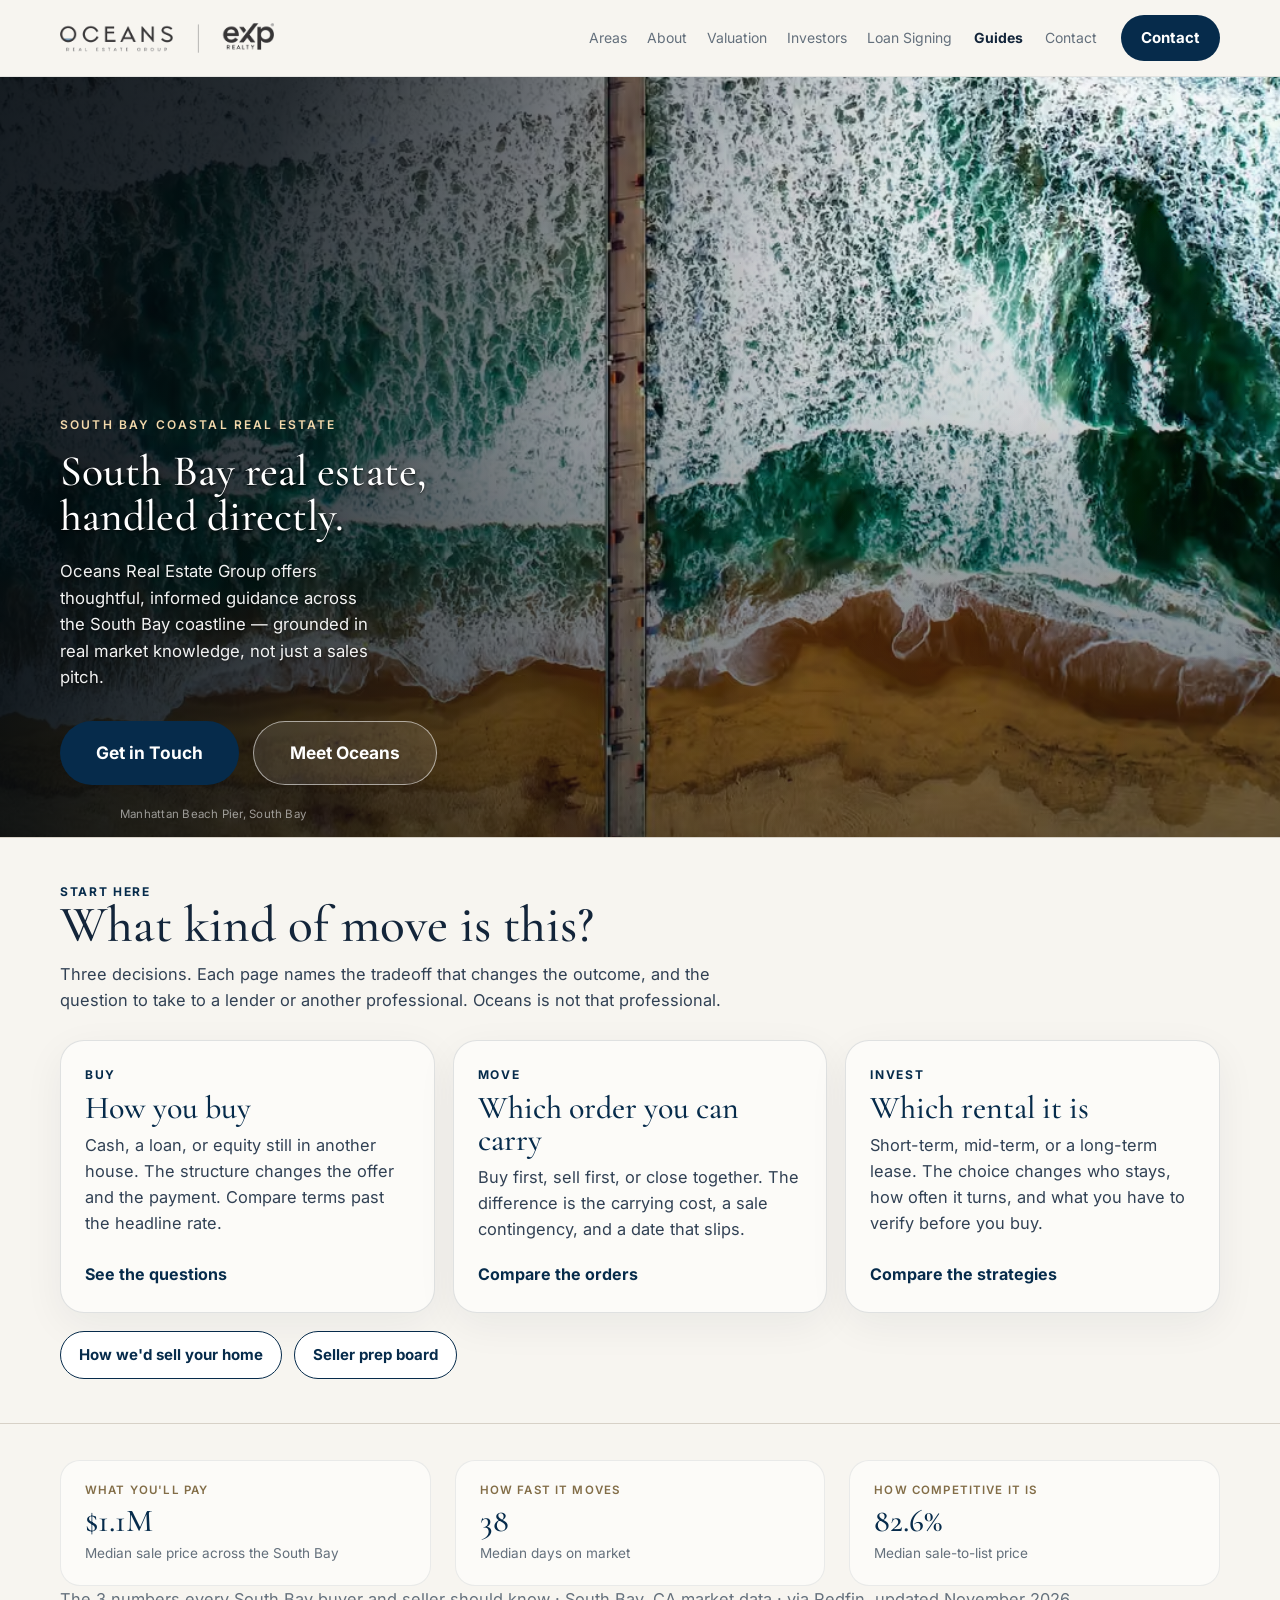
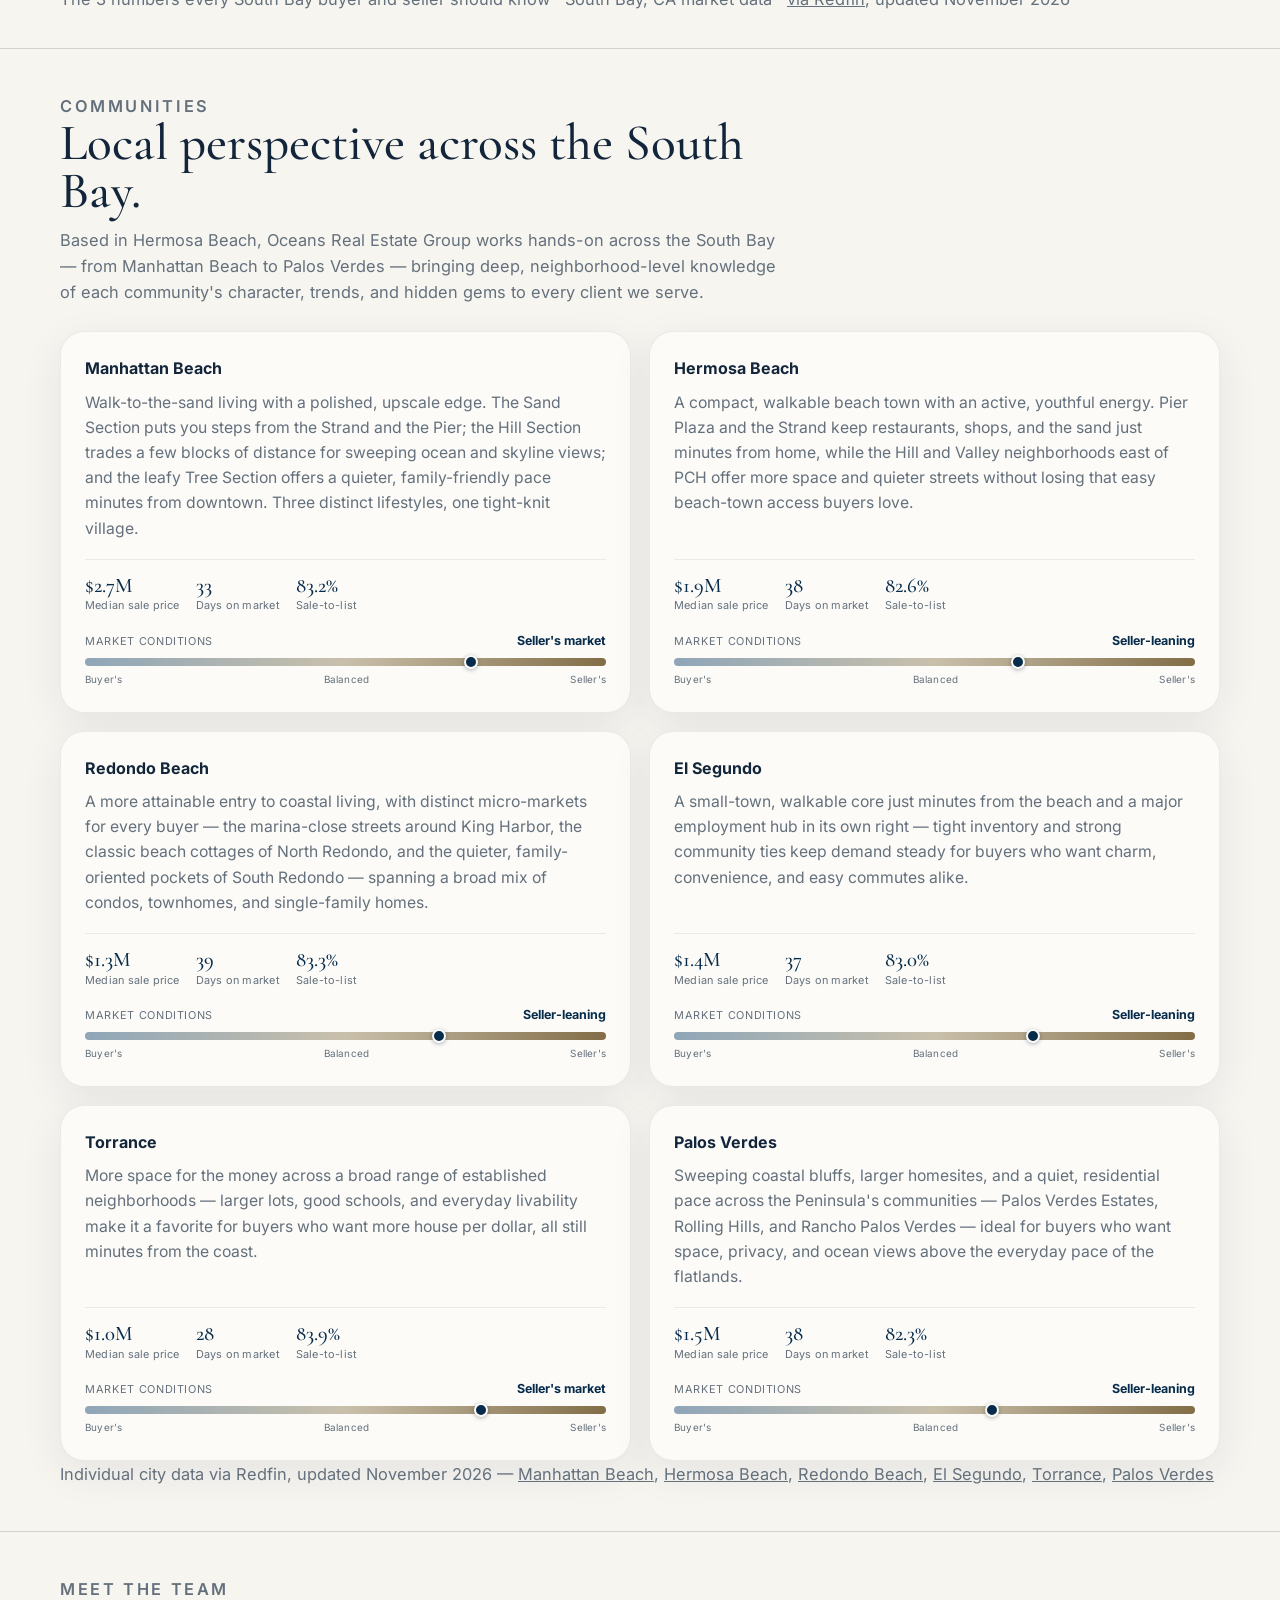
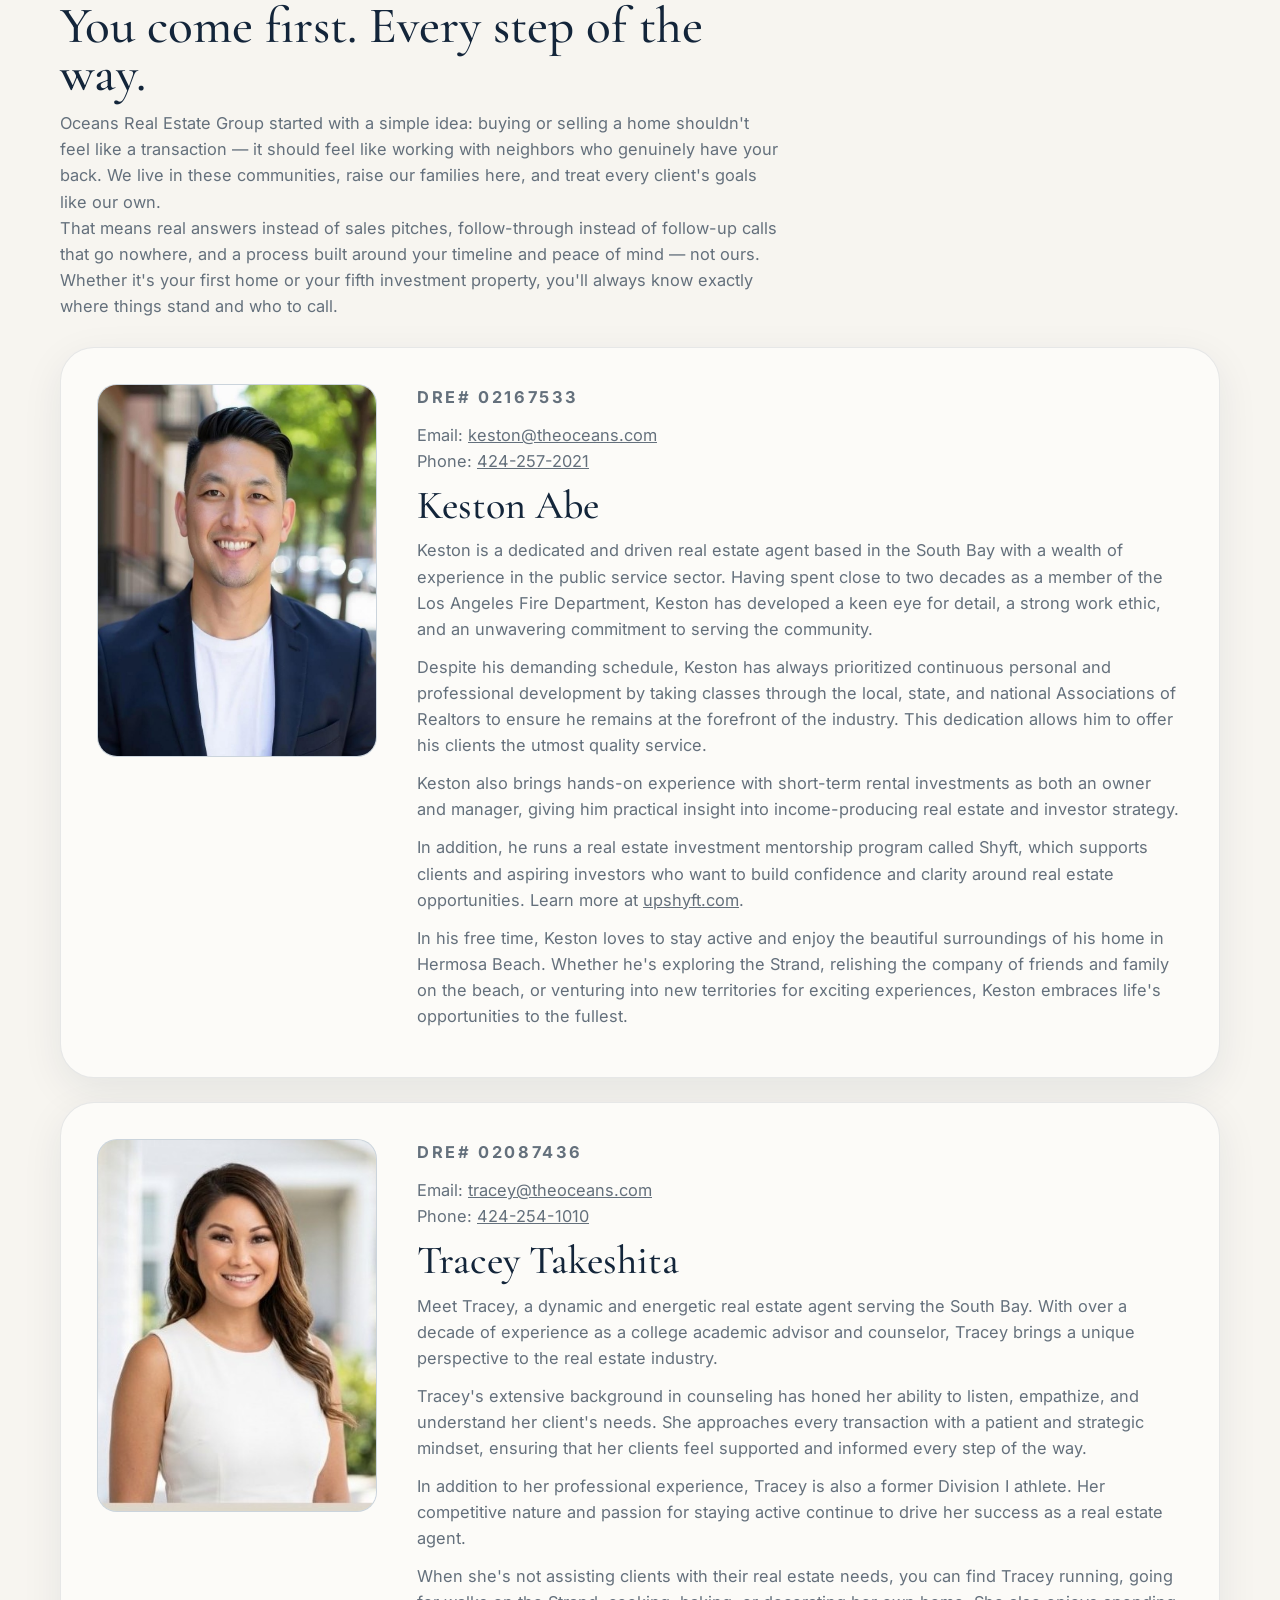
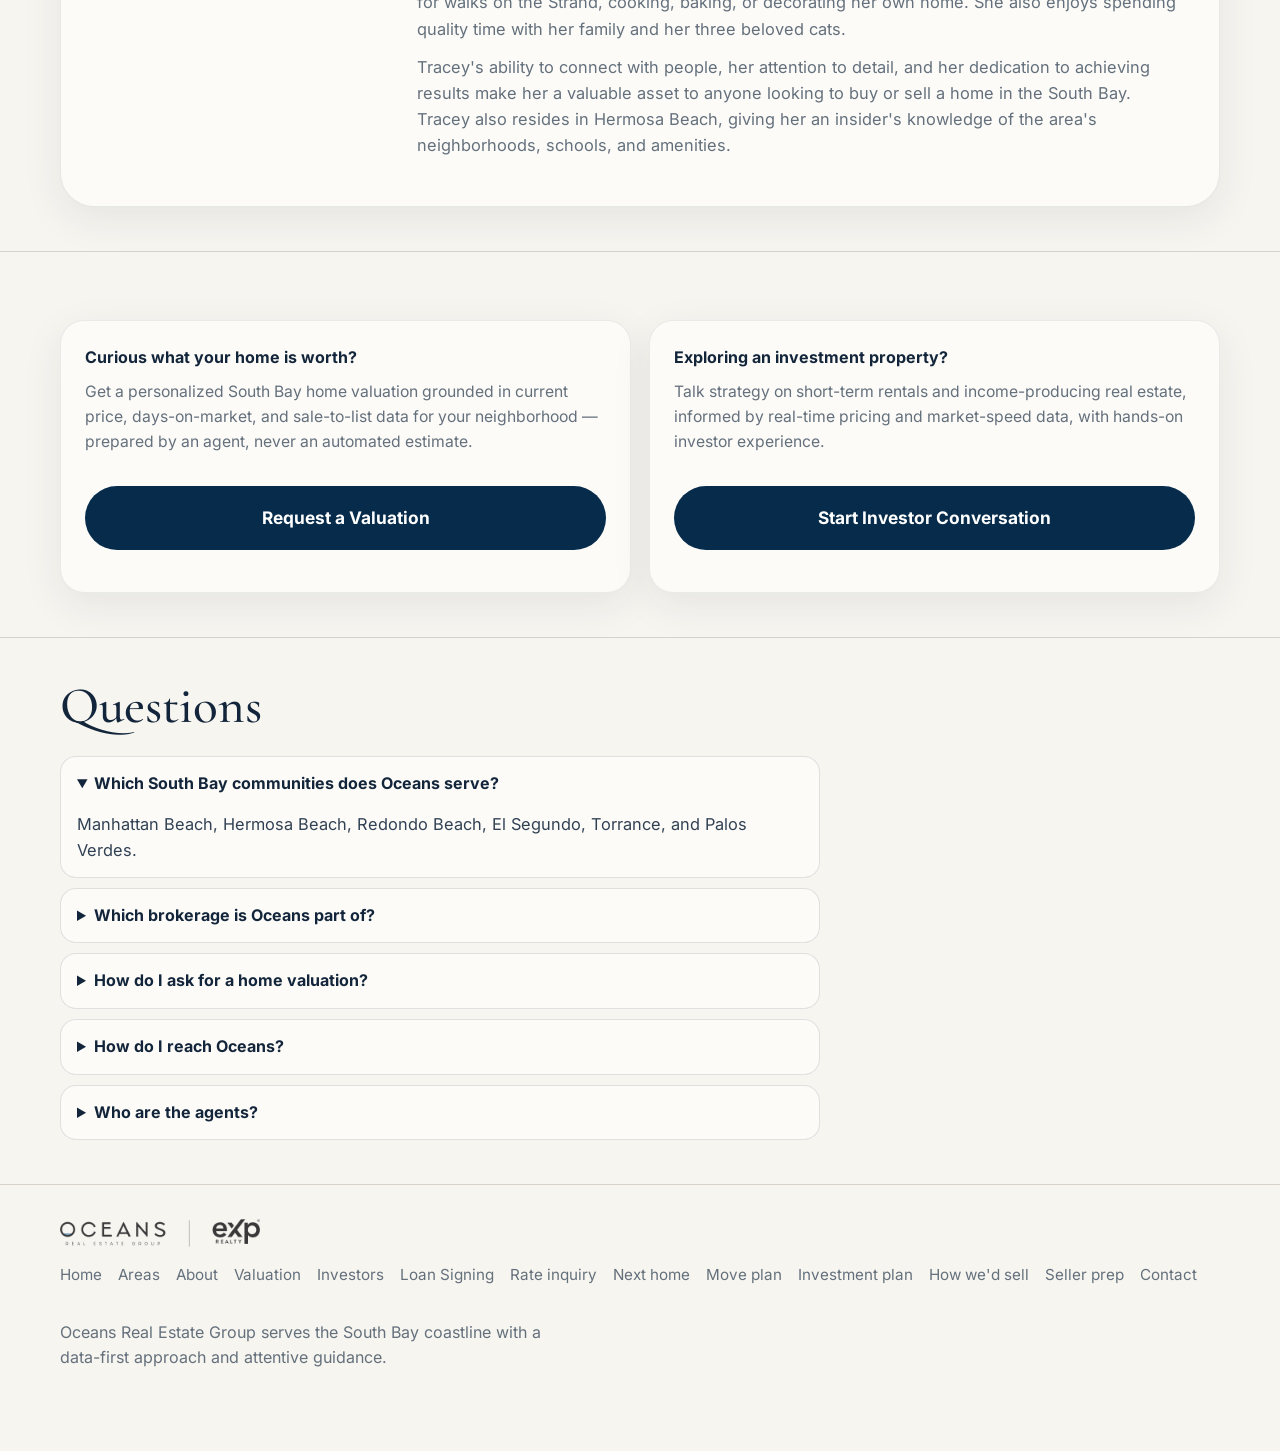
<file: index.html>
<!doctype html>
<html lang="en" data-theme="light">
<head>
<meta charset="utf-8">
<meta name="viewport" content="width=device-width, initial-scale=1">
<title>South Bay Real Estate Agents | Oceans Real Estate Group</title>
<meta name="description" content="Oceans Real Estate Group helps buyers and sellers in Manhattan Beach, Hermosa Beach, Redondo Beach, El Segundo, Torrance and Palos Verdes. Request a home valuation.">
<link rel="canonical" href="https://www.theoceans.com/">
<meta property="og:type" content="website">
<meta property="og:site_name" content="Oceans Real Estate Group">
<meta property="og:title" content="South Bay Real Estate Agents | Oceans Real Estate Group">
<meta property="og:description" content="Oceans Real Estate Group helps buyers and sellers in Manhattan Beach, Hermosa Beach, Redondo Beach, El Segundo, Torrance and Palos Verdes. Request a home valuation.">
<meta property="og:url" content="https://www.theoceans.com/">
<meta property="og:image" content="https://www.theoceans.com/images/og-oceans.jpg">
<meta property="og:image:width" content="1200">
<meta property="og:image:height" content="630">
<meta property="og:image:alt" content="Oceans Real Estate Group">
<meta name="twitter:card" content="summary_large_image">
<meta name="twitter:title" content="South Bay Real Estate Agents | Oceans Real Estate Group">
<meta name="twitter:description" content="Oceans Real Estate Group helps buyers and sellers in Manhattan Beach, Hermosa Beach, Redondo Beach, El Segundo, Torrance and Palos Verdes. Request a home valuation.">
<meta name="twitter:image" content="https://www.theoceans.com/images/og-oceans.jpg">
<link rel="icon" href="/favicon.ico" sizes="any">
<link rel="icon" type="image/png" sizes="32x32" href="/images/favicon-32.png">
<link rel="icon" type="image/png" sizes="16x16" href="/images/favicon-16.png">
<link rel="apple-touch-icon" sizes="180x180" href="/images/apple-touch-icon.png">
<link rel="preload" href="/fonts/cormorant-garamond.woff2" as="font" type="font/woff2" crossorigin>
<link rel="preload" as="image" href="/images/hero-manhattan-pier-800.avif" type="image/avif" media="(max-width: 760px)" fetchpriority="high">
<link rel="preload" as="image" href="/images/hero-manhattan-pier-1400.avif" type="image/avif" media="(min-width: 761px)" fetchpriority="high">
<link rel="stylesheet" href="/styles/fonts.css">
<style>
:root{--bg:#f7f5f0;--surface:#fcfbf8;--surface-2:#f1ede6;--line:#d7d1c7;--text:#13253a;--muted:#64707c;--accent:#062b4b;--gold:#826d47;--radius-lg:28px;--radius-xl:36px;--shadow:0 12px 40px rgba(19,37,58,.08);--content:1160px}
*,:before,:after{box-sizing:border-box}html,body{margin:0;padding:0}body{font-family:Inter,system-ui,sans-serif;background:var(--bg);color:var(--text);line-height:1.6}img{display:block;max-width:100%;height:auto}a{color:inherit}
.container{width:min(var(--content),calc(100vw - 32px));margin:0 auto}
.skip{position:absolute;left:-9999px}.skip:focus{left:16px;top:16px;background:#fff;padding:10px 14px;border-radius:999px;z-index:999}
.site-header{position:sticky;top:0;z-index:30;background:rgba(247,245,240,.92);backdrop-filter:blur(14px);border-bottom:1px solid rgba(19,37,58,.08)}
.header-inner{min-height:76px;display:flex;align-items:center;justify-content:space-between;gap:24px}
.brand{display:flex;align-items:center;min-width:0;flex:1}
.brand-mark{width:min(620px,94vw);height:30px;background-size:auto 30px;background:url('/images/brand-logo.png') left center/contain no-repeat}
.header-links{display:flex;gap:20px;align-items:center;color:var(--muted);font-size:14px}
.header-links a{text-decoration:none}
.header-cta{display:inline-flex;align-items:center;justify-content:center;min-height:46px;padding:0 20px;border-radius:999px;background:var(--accent);color:#fff;text-decoration:none;font-weight:700;font-size:15px;white-space:nowrap}
.eyebrow{margin:0 0 14px;color:var(--gold);text-transform:uppercase;letter-spacing:.18em;font-size:12px;font-weight:600}
h1{margin:0 0 18px;font-family:'Cormorant Garamond',serif;font-weight:500;font-size:clamp(3.4rem,6vw,6.6rem);line-height:.94;letter-spacing:-.035em;max-width:9.2ch}
.lede{margin:0 0 30px;color:var(--muted);font-size:clamp(1.02rem,1.3vw,1.2rem);max-width:34ch}
.cta-row{display:flex;gap:14px;flex-wrap:wrap}.btn{display:inline-flex;align-items:center;justify-content:center;min-height:64px;padding:0 36px;border-radius:999px;text-decoration:none;font-weight:700;font-size:1.08rem}.btn-primary{background:var(--accent);color:#fff}.btn-secondary{background:var(--accent);color:#fff;border:1px solid var(--accent)}
.hero{position:relative;overflow:hidden;padding:0;min-height:min(86vh,760px);display:flex;flex-direction:column;justify-content:flex-end;isolation:isolate}
.hero-media{position:absolute;inset:0;z-index:0}
.hero-media img{width:100%;height:100%;object-fit:cover;object-position:center center;transform:scale(1.03)}
.hero-media::after{content:"";position:absolute;inset:0;background:linear-gradient(115deg,rgba(2,9,15,.92) 0%,rgba(2,9,15,.86) 18%,rgba(3,11,18,.62) 32%,rgba(3,12,19,.30) 46%,rgba(4,14,22,.08) 58%,rgba(4,14,22,.02) 70%,rgba(4,14,22,0) 100%),linear-gradient(180deg,rgba(4,14,22,0) 0%,rgba(4,14,22,.03) 25%,rgba(3,12,19,.16) 45%,rgba(2,10,17,.38) 62%,rgba(1,8,13,.58) 100%)}
.hero-inner{position:relative;z-index:2;padding:0 0 52px;display:flex;flex-direction:column;justify-content:flex-end;min-height:min(86vh,760px)}
.hero-copy{max-width:600px;opacity:0;transform:translateY(18px);animation:heroRise .9s cubic-bezier(.16,1,.3,1) .1s forwards}
.hero-copy .eyebrow{opacity:0;transform:translateY(12px);animation:heroRise .8s cubic-bezier(.16,1,.3,1) .05s forwards;color:#f3d9ac}
.hero-copy h1{opacity:0;transform:translateY(16px);animation:heroRise .9s cubic-bezier(.16,1,.3,1) .18s forwards;color:#fff;text-shadow:0 2px 4px rgba(0,0,0,.65),0 8px 28px rgba(0,0,0,.55),0 1px 0 rgba(0,0,0,.4);font-size:clamp(2.1rem,3.4vw,3.5rem);line-height:1.05;max-width:22ch;letter-spacing:.002em}
.hero-copy .lede{opacity:0;transform:translateY(14px);animation:heroRise .9s cubic-bezier(.16,1,.3,1) .3s forwards;color:rgba(255,255,255,.94);text-shadow:0 1px 3px rgba(0,0,0,.6),0 4px 16px rgba(0,0,0,.45);max-width:32ch}
.hero-copy .cta-row{opacity:0;transform:translateY(14px);animation:heroRise .9s cubic-bezier(.16,1,.3,1) .42s forwards}
.hero-copy .btn-secondary{background:rgba(255,255,255,.1);color:#fff;border:1px solid rgba(255,255,255,.55);backdrop-filter:blur(6px)}
@keyframes heroRise{to{opacity:1;transform:translateY(0)}}
@media (prefers-reduced-motion:reduce){.hero-copy,.hero-copy .eyebrow,.hero-copy h1,.hero-copy .lede,.hero-copy .cta-row{animation:none;opacity:1;transform:none}}
.hero-credit{position:absolute;right:0;bottom:14px;z-index:2;font-size:.72rem;color:rgba(255,255,255,.55);letter-spacing:.02em}
@media (max-width:900px){.hero{min-height:92vh}.hero-inner{min-height:92vh;padding:0 0 40px}.hero-copy h1{font-size:clamp(2.4rem,9vw,3rem);max-width:16ch}.hero-copy .lede{font-size:.98rem;max-width:26ch}}
.section{padding:44px 0;border-top:1px solid var(--line)}
.section-intro{max-width:720px;margin-bottom:26px}.section-label{margin:0 0 10px;color:var(--gold);text-transform:uppercase;letter-spacing:.16em;font-size:12px;font-weight:600}
.section h2{margin:0 0 12px;font-family:'Cormorant Garamond',serif;font-size:clamp(2.4rem,4vw,3.8rem);line-height:.94;font-weight:500}.section p{margin:0;color:var(--muted);font-size:1.02rem}
select{width:100%;max-width:100%}
.cards{display:grid;grid-template-columns:repeat(3,minmax(0,1fr));gap:18px;margin-top:24px}.card{background:var(--surface);border:1px solid rgba(19,37,58,.08);border-radius:24px;padding:24px;box-shadow:var(--shadow);display:flex;flex-direction:column}.card h3{margin:0 0 8px;font-size:1rem}.card p{font-size:.98rem;margin:0 0 18px}
.card-stats{display:flex;gap:16px;margin-top:auto;padding-top:16px;border-top:1px solid rgba(19,37,58,.08);flex-wrap:wrap}
.card-stat{display:flex;flex-direction:column;gap:1px}
.card-stat b{font-family:'Cormorant Garamond',serif;font-weight:500;font-size:1.3rem;color:var(--accent);line-height:1}
.card-stat span{font-size:.68rem;color:var(--muted);letter-spacing:.02em}
.market-gauge{margin:16px 0 0}
.market-gauge-label{display:flex;justify-content:space-between;align-items:baseline;margin-bottom:7px}
.market-gauge-title{font-size:.68rem;text-transform:uppercase;letter-spacing:.06em;color:var(--muted)}
.market-gauge-value{font-size:.78rem;font-weight:700;color:var(--accent)}
.market-gauge-track{position:relative;height:8px;border-radius:999px;background:linear-gradient(90deg,#8fa6b8 0%,#c9c0ab 50%,var(--gold) 100%);overflow:visible}
.market-gauge-marker{position:absolute;top:50%;width:14px;height:14px;border-radius:50%;background:var(--accent);border:2px solid var(--surface);box-shadow:0 1px 4px rgba(19,37,58,.35);transform:translate(-50%,-50%);transition:left 1s cubic-bezier(.16,1,.3,1)}
.market-gauge-ticks{display:flex;justify-content:space-between;margin-top:6px;font-size:.62rem;color:var(--muted);letter-spacing:.02em}
.card-stats-source{margin:12px 0 0;font-size:.7rem;color:var(--muted)}
.card-stats-source a{color:var(--muted);text-decoration:underline}
@media (max-width:900px){.card-stat b{font-size:1.15rem}.card-stat span{font-size:.64rem}.card-stats{gap:12px}}
#priorities{padding:36px 0;border-top:1px solid var(--line)}
.priorities-grid{display:grid;grid-template-columns:repeat(3,minmax(0,1fr));gap:24px}
.priority{display:flex;flex-direction:column;gap:4px;padding:20px 24px;background:var(--surface);border:1px solid rgba(19,37,58,.08);border-radius:20px}
.priority-label{font-size:.72rem;letter-spacing:.1em;text-transform:uppercase;color:var(--gold);font-weight:600}
.priority .stat-count{font-family:'Cormorant Garamond',serif;font-weight:500;font-size:2rem;color:var(--accent);line-height:1;margin:2px 0}
.priority-desc{font-size:.85rem;color:var(--muted)}
@media (max-width:900px){.priorities-grid{grid-template-columns:1fr;gap:14px}.priority{padding:18px 20px}.priority .stat-count{font-size:1.7rem}}
.team-grid{display:flex;flex-direction:column;gap:24px;margin-top:28px}.team-member{display:grid;grid-template-columns:280px minmax(0,1fr);gap:40px;background:var(--surface);border:1px solid rgba(19,37,58,.09);border-radius:34px;box-shadow:var(--shadow);padding:36px}.team-photo{width:100%}.team-photo img{width:100%;aspect-ratio:3/4;object-fit:cover;object-position:center top;border-radius:20px;border:1px solid rgba(19,37,58,.08);background:#dbe3ea;display:block}.team-info{min-width:0;display:flex;flex-direction:column;justify-content:center}.team-contact{margin:0 0 12px;color:var(--muted);font-size:.98rem}.bio-kicker{margin:0 0 10px;font-size:12px;letter-spacing:.16em;text-transform:uppercase;color:var(--gold);font-weight:700}.team-card-name{margin:0 0 12px!important;font-family:'Cormorant Garamond',serif!important;font-size:40px!important;line-height:.98!important;font-weight:500!important}.team-info p{margin:0 0 12px;color:var(--muted);font-size:1.02rem;max-width:78ch}
.footer{padding:34px 0 64px;border-top:1px solid var(--line)}
.footer-inner{display:flex;flex-direction:column;gap:16px;align-items:flex-start}
.footer-brand{width:min(320px,60vw);height:28px;background:url('/images/brand-logo.png') left center/contain no-repeat;opacity:.98}
.footer-copy{max-width:52ch;color:var(--muted);font-size:1rem}
.contact-grid{display:grid;grid-template-columns:minmax(0,1.05fr) minmax(320px,.85fr);gap:36px;align-items:start}
.contact-aside{background:var(--surface-2);border:1px solid rgba(19,37,58,.08);border-radius:24px;padding:28px;box-shadow:var(--shadow)}
.contact-aside h3{margin:0 0 14px;font-family:'Cormorant Garamond',serif;font-size:1.7rem;font-weight:500}
.contact-aside ul{margin:0;padding:0;list-style:none;display:grid;gap:14px}
.contact-aside li{display:flex;gap:12px;align-items:flex-start;color:var(--muted);font-size:.98rem}
.contact-aside li b{color:var(--text);display:block;font-size:.95rem;margin-bottom:2px}
.contact-aside .aside-divider{margin:18px 0;border-top:1px solid rgba(19,37,58,.1)}
@media (max-width:900px){.contact-grid{grid-template-columns:1fr}}
@media (max-width:900px){.header-inner{min-height:66px}.header-links{display:none}.brand-mark{width:min(620px,94vw);height:26px;background-size:auto 26px}.cards,.team-member{grid-template-columns:1fr}.hero-copy{max-width:none}.eyebrow{margin-bottom:12px;font-size:11px}.hero-copy h1{font-size:clamp(2.15rem,8.4vw,3rem);line-height:1.02;max-width:18ch;letter-spacing:-.02em;text-wrap:balance}.lede{font-size:1rem;max-width:24ch}.cta-row{gap:12px}.btn{min-height:54px;padding:0 24px}.team-member{padding:22px;gap:18px}.team-photo img{aspect-ratio:4/3;max-width:220px;margin:0 auto}.team-card-name{font-size:34px!important}.footer-brand{width:min(280px,72vw);height:24px}form div[style*="grid-template-columns:repeat(2,minmax(0,1fr))"],form div[style*="grid-template-columns:repeat(3,minmax(0,1fr))"]{grid-template-columns:1fr !important}.cards[style*="grid-template-columns"]{grid-template-columns:1fr !important}}

.brand{text-decoration:none}
.nav-toggle{display:none}
.footer-links{display:flex;flex-wrap:wrap;gap:8px 16px}
.footer-links a{color:var(--muted);font-size:.95rem;text-decoration:none}
@media (max-width:900px){
  .header-inner{gap:10px}
  .brand-mark{width:100%;max-width:100%;height:26px;background-size:contain;background-repeat:no-repeat;background-position:left center}
  .nav-toggle{display:inline-flex;align-items:center;justify-content:center;min-height:46px;padding:0 14px;border-radius:999px;border:1px solid var(--line);background:#fff;color:var(--text);font:700 14px/1 Inter,system-ui,sans-serif;cursor:pointer}
  .site-header .header-links{position:absolute;left:0;right:0;top:100%;display:none;flex-direction:column;align-items:stretch;gap:0;padding:4px 16px 12px;background:rgba(247,245,240,.98);border-bottom:1px solid rgba(19,37,58,.08);z-index:40}
  .site-header.nav-open .header-links{display:flex}
  .site-header .header-links a{padding:12px 2px;font-size:16px;color:var(--text)}
}
</style>
<link rel="stylesheet" href="/styles/upgrades.css">
<script type="application/ld+json">
{
  "@context": "https://schema.org",
  "@graph": [
    {
      "@type": "RealEstateAgent",
      "@id": "https://www.theoceans.com/#organization",
      "name": "Oceans Real Estate Group",
      "url": "https://www.theoceans.com/",
      "email": "info@theoceans.com",
      "telephone": "+1-424-257-2021",
      "logo": "https://www.theoceans.com/images/brand-logo.png",
      "image": "https://www.theoceans.com/images/brand-logo.png",
      "description": "South Bay real estate group based in Hermosa Beach.",
      "areaServed": [
        {
          "@type": "City",
          "name": "Manhattan Beach"
        },
        {
          "@type": "City",
          "name": "Hermosa Beach"
        },
        {
          "@type": "City",
          "name": "Redondo Beach"
        },
        {
          "@type": "City",
          "name": "El Segundo"
        },
        {
          "@type": "City",
          "name": "Torrance"
        },
        {
          "@type": "City",
          "name": "Palos Verdes"
        }
      ],
      "parentOrganization": {
        "@type": "Organization",
        "name": "eXp Realty of Greater Los Angeles, Inc."
      },
      "employee": [
        {
          "@id": "https://www.theoceans.com/#keston-abe"
        },
        {
          "@id": "https://www.theoceans.com/#tracey-takeshita"
        }
      ]
    },
    {
      "@type": "RealEstateAgent",
      "@id": "https://www.theoceans.com/#keston-abe",
      "name": "Keston Abe",
      "url": "https://www.theoceans.com/#keston-abe",
      "email": "keston@theoceans.com",
      "telephone": "+1-424-257-2021",
      "image": "https://www.theoceans.com/images/keston-abe.jpg",
      "identifier": {
        "@type": "PropertyValue",
        "propertyID": "California DRE",
        "value": "02167533"
      },
      "worksFor": {
        "@id": "https://www.theoceans.com/#organization"
      }
    },
    {
      "@type": "RealEstateAgent",
      "@id": "https://www.theoceans.com/#tracey-takeshita",
      "name": "Tracey Takeshita",
      "url": "https://www.theoceans.com/#tracey-takeshita",
      "email": "tracey@theoceans.com",
      "telephone": "+1-424-254-1010",
      "image": "https://www.theoceans.com/images/tracey-takeshita.jpg",
      "identifier": {
        "@type": "PropertyValue",
        "propertyID": "California DRE",
        "value": "02087436"
      },
      "worksFor": {
        "@id": "https://www.theoceans.com/#organization"
      }
    },
    {
      "@type": "WebSite",
      "@id": "https://www.theoceans.com/#website",
      "url": "https://www.theoceans.com/",
      "name": "Oceans Real Estate Group",
      "publisher": {
        "@id": "https://www.theoceans.com/#organization"
      }
    },
    {
      "@type": "WebPage",
      "@id": "https://www.theoceans.com/#webpage",
      "url": "https://www.theoceans.com/",
      "name": "South Bay Real Estate Agents | Oceans Real Estate Group",
      "description": "Oceans Real Estate Group helps buyers and sellers in Manhattan Beach, Hermosa Beach, Redondo Beach, El Segundo, Torrance and Palos Verdes. Request a home valuation.",
      "isPartOf": {
        "@id": "https://www.theoceans.com/#website"
      },
      "about": {
        "@id": "https://www.theoceans.com/#organization"
      },
      "primaryImageOfPage": "https://www.theoceans.com/images/hero-manhattan-pier-desktop.jpg",
      "breadcrumb": {
        "@id": "https://www.theoceans.com/#breadcrumb"
      }
    },
    {
      "@type": "BreadcrumbList",
      "@id": "https://www.theoceans.com/#breadcrumb",
      "itemListElement": [
        {
          "@type": "ListItem",
          "position": 1,
          "name": "Home",
          "item": "https://www.theoceans.com/"
        }
      ]
    },
    {
      "@type": "FAQPage",
      "@id": "https://www.theoceans.com/#faq",
      "url": "https://www.theoceans.com/#faq",
      "isPartOf": {"@id": "https://www.theoceans.com/#webpage"},
      "mainEntity": [
        {
          "@type": "Question",
          "name": "Which South Bay communities does Oceans serve?",
          "acceptedAnswer": {
            "@type": "Answer",
            "text": "Manhattan Beach, Hermosa Beach, Redondo Beach, El Segundo, Torrance, and Palos Verdes."
          }
        },
        {
          "@type": "Question",
          "name": "Which brokerage is Oceans part of?",
          "acceptedAnswer": {
            "@type": "Answer",
            "text": "Oceans Real Estate Group works under eXp Realty of Greater Los Angeles, Inc. The group is based in Hermosa Beach."
          }
        },
        {
          "@type": "Question",
          "name": "How do I ask for a home valuation?",
          "acceptedAnswer": {
            "@type": "Answer",
            "text": "Use the valuation page. An agent prepares it from current price, days on market, and sale-to-list data for the neighborhood. It is not an automated estimate."
          }
        },
        {
          "@type": "Question",
          "name": "How do I reach Oceans?",
          "acceptedAnswer": {
            "@type": "Answer",
            "text": "Use the contact form, email info@theoceans.com, or call 424-257-2021."
          }
        },
        {
          "@type": "Question",
          "name": "Who are the agents?",
          "acceptedAnswer": {
            "@type": "Answer",
            "text": "Keston Abe, California DRE 02167533, at keston@theoceans.com, and Tracey Takeshita, California DRE 02087436, at tracey@theoceans.com."
          }
        }
      ]
    }
  ]
}
</script>
</head>
<body>
<a class="skip" href="#main">Skip to content</a>
<header class="site-header">
  <div class="container header-inner">
    <a class="brand" href="/" aria-label="Oceans Real Estate Group and eXp Realty"><div class="brand-mark"></div></a>
    <button class="nav-toggle" type="button" aria-expanded="false" aria-controls="site-nav">Menu</button>
    <nav class="header-links" id="site-nav" aria-label="Primary">
      <a href="#areas">Areas</a>
      <a href="#about">About</a>
      <a href="/valuation">Valuation</a>
      <a href="/investor">Investors</a>
      <a href="/loan-signing">Loan Signing</a>
      <details class="nav-guides">
        <summary>Guides</summary>
        <div class="nav-guides-panel">
          <a href="/next-home">Next coastal home</a>
          <a href="/move-plan">Selling and buying</a>
          <a href="/investment-plan">Buying an investment</a>
          <a href="/how-we-sell">How we'd sell</a>
          <a href="/seller-prep">Seller prep</a>
        </div>
      </details>
      <a href="/contact">Contact</a>
    </nav>
    <a class="header-cta" href="/contact">Contact</a>
  </div>
</header>
<main id="main">
  <section class="hero">
    <div class="hero-media">
      <picture>
        <source type="image/avif" srcset="images/hero-manhattan-pier-800.avif 800w, images/hero-manhattan-pier-1400.avif 1400w" sizes="100vw">
        <source type="image/webp" srcset="images/hero-manhattan-pier-800.webp 800w, images/hero-manhattan-pier-1400.webp 1400w" sizes="100vw">
        <img src="images/hero-manhattan-pier-desktop.jpg" srcset="images/hero-manhattan-pier-800.jpg 800w, images/hero-manhattan-pier-desktop.jpg 2200w" sizes="100vw" alt="Aerial view straight down the Manhattan Beach Pier and Roundhouse, with the Sand Section and South Bay coastline beyond" width="2200" height="1000" fetchpriority="high">
      </picture>
    </div>
    <div class="container hero-inner">
      <div class="hero-copy">
        <p class="eyebrow">South Bay Coastal Real Estate</p>
        <h1>South Bay real estate, handled directly.</h1>
        <p class="lede">Oceans Real Estate Group offers thoughtful, informed guidance across the South Bay coastline — grounded in real market knowledge, not just a sales pitch.</p>
        <div class="cta-row">
          <a class="btn btn-primary" href="/contact">Get in Touch</a>
          <a class="btn btn-secondary" href="#about">Meet Oceans</a>
        </div>
      </div>
    </div>
    <span class="hero-credit container">Manhattan Beach Pier, South Bay</span>
  </section>
  <section class="section" id="start">
    <div class="container">
      <div class="section-intro">
        <p class="path-kicker">Start here</p>
        <h2>What kind of move is this?</h2>
        <p class="ink">Three decisions. Each page names the tradeoff that changes the outcome, and the question to take to a lender or another professional. Oceans is not that professional.</p>
      </div>
      <div class="path-grid">
        <a class="path-card" href="/next-home">
          <p class="path-kicker">Buy</p>
          <h3>How you buy</h3>
          <p>Cash, a loan, or equity still in another house. The structure changes the offer and the payment. Compare terms past the headline rate.</p>
          <span class="path-go">See the questions</span>
        </a>
        <a class="path-card" href="/move-plan">
          <p class="path-kicker">Move</p>
          <h3>Which order you can carry</h3>
          <p>Buy first, sell first, or close together. The difference is the carrying cost, a sale contingency, and a date that slips.</p>
          <span class="path-go">Compare the orders</span>
        </a>
        <a class="path-card" href="/investment-plan">
          <p class="path-kicker">Invest</p>
          <h3>Which rental it is</h3>
          <p>Short-term, mid-term, or a long-term lease. The choice changes who stays, how often it turns, and what you have to verify before you buy.</p>
          <span class="path-go">Compare the strategies</span>
        </a>
      </div>
      <div class="tool-row">
        <a href="/how-we-sell">How we'd sell your home</a>
        <a href="/seller-prep">Seller prep board</a>
      </div>
    </div>
  </section>
  <section class="section" id="priorities">
    <div class="container">
      <div class="priorities-grid">
        <div class="priority">
          <span class="priority-label">What you'll pay</span>
          <b class="stat-count" data-target="1.3" data-prefix="$" data-suffix="M" data-decimals="1">$1.3M</b>
          <span class="priority-desc">Median sale price across the South Bay</span>
        </div>
        <div class="priority">
          <span class="priority-label">How fast it moves</span>
          <b class="stat-count" data-target="46">46</b>
          <span class="priority-desc">Median days on market</span>
        </div>
        <div class="priority">
          <span class="priority-label">How competitive it is</span>
          <b class="stat-count" data-target="99.1" data-suffix="%" data-decimals="1">99.1%</b>
          <span class="priority-desc">Median sale-to-list price</span>
        </div>
      </div>
      <p class="card-stats-source">The 3 numbers every South Bay buyer and seller should know · South Bay, CA market data · <a href="https://www.redfin.com/neighborhood/547182/CA/Rancho-Palos-Verdes/South-Bay/housing-market" target="_blank" rel="noopener">via Redfin</a>, updated November 2026</p>
      <noscript>
        <p class="stat-fallback">These market figures are the November 2026 values published on this page. JavaScript is off, so they are shown directly: South Bay median sale price $1.3M, median days on market 46, and median sale-to-list 99.1%. Each community card shows its own median sale price, days on market, and sale-to-list.</p>
      </noscript>

    </div>
  </section>
  <section class="section" id="areas">
    <div class="container">
      <div class="section-intro">
        <p class="section-label">Communities</p>
        <h2>Local perspective across the South Bay.</h2>
        <p>Based in Hermosa Beach, Oceans Real Estate Group works hands-on across the South Bay — from Manhattan Beach to Palos Verdes — bringing deep, neighborhood-level knowledge of each community's character, trends, and hidden gems to every client we serve.</p>
      </div>
      <div class="cards" style="grid-template-columns:repeat(2,minmax(0,1fr))">
        <article class="card">
          <h3>Manhattan Beach</h3>
          <p>Walk-to-the-sand living with a polished, upscale edge. The Sand Section puts you steps from the Strand and the Pier; the Hill Section trades a few blocks of distance for sweeping ocean and skyline views; and the leafy Tree Section offers a quieter, family-friendly pace minutes from downtown. Three distinct lifestyles, one tight-knit village.</p>
          <div class="card-stats">
            <div class="card-stat"><b class="stat-count" data-target="3285935" data-prefix="$" data-suffix="" data-format="compact">$3.3M</b><span>Median sale price</span></div>
            <div class="card-stat"><b class="stat-count" data-target="40">40</b><span>Days on market</span></div>
            <div class="card-stat"><b class="stat-count" data-target="99.8" data-suffix="%" data-decimals="1">99.8%</b><span>Sale-to-list</span></div>
          </div>
          <div class="market-gauge" data-score="74">
            <div class="market-gauge-label"><span class="market-gauge-title">Market conditions</span><span class="market-gauge-value">Seller's market</span></div>
            <div class="market-gauge-track"><span class="market-gauge-marker"></span></div>
            <div class="market-gauge-ticks"><span>Buyer's</span><span>Balanced</span><span>Seller's</span></div>
          </div>
        </article>
        <article class="card">
          <h3>Hermosa Beach</h3>
          <p>A compact, walkable beach town with an active, youthful energy. Pier Plaza and the Strand keep restaurants, shops, and the sand just minutes from home, while the Hill and Valley neighborhoods east of PCH offer more space and quieter streets without losing that easy beach-town access buyers love.</p>
          <div class="card-stats">
            <div class="card-stat"><b class="stat-count" data-target="2298905" data-prefix="$" data-suffix="" data-format="compact">$2.3M</b><span>Median sale price</span></div>
            <div class="card-stat"><b class="stat-count" data-target="46">46</b><span>Days on market</span></div>
            <div class="card-stat"><b class="stat-count" data-target="99.1" data-suffix="%" data-decimals="1">99.1%</b><span>Sale-to-list</span></div>
          </div>
          <div class="market-gauge" data-score="66">
            <div class="market-gauge-label"><span class="market-gauge-title">Market conditions</span><span class="market-gauge-value">Seller-leaning</span></div>
            <div class="market-gauge-track"><span class="market-gauge-marker"></span></div>
            <div class="market-gauge-ticks"><span>Buyer's</span><span>Balanced</span><span>Seller's</span></div>
          </div>
        </article>
        <article class="card">
          <h3>Redondo Beach</h3>
          <p>A more attainable entry to coastal living, with distinct micro-markets for every buyer — the marina-close streets around King Harbor, the classic beach cottages of North Redondo, and the quieter, family-oriented pockets of South Redondo — spanning a broad mix of condos, townhomes, and single-family homes.</p>
          <div class="card-stats">
            <div class="card-stat"><b class="stat-count" data-target="1541766" data-prefix="$" data-suffix="" data-format="compact">$1.5M</b><span>Median sale price</span></div>
            <div class="card-stat"><b class="stat-count" data-target="47">47</b><span>Days on market</span></div>
            <div class="card-stat"><b class="stat-count" data-target="99.9" data-suffix="%" data-decimals="1">99.9%</b><span>Sale-to-list</span></div>
          </div>
          <div class="market-gauge" data-score="68">
            <div class="market-gauge-label"><span class="market-gauge-title">Market conditions</span><span class="market-gauge-value">Seller-leaning</span></div>
            <div class="market-gauge-track"><span class="market-gauge-marker"></span></div>
            <div class="market-gauge-ticks"><span>Buyer's</span><span>Balanced</span><span>Seller's</span></div>
          </div>
        </article>
        <article class="card">
          <h3>El Segundo</h3>
          <p>A small-town, walkable core just minutes from the beach and a major employment hub in its own right — tight inventory and strong community ties keep demand steady for buyers who want charm, convenience, and easy commutes alike.</p>
          <div class="card-stats">
            <div class="card-stat"><b class="stat-count" data-target="1624227" data-prefix="$" data-suffix="" data-format="compact">$1.6M</b><span>Median sale price</span></div>
            <div class="card-stat"><b class="stat-count" data-target="44">44</b><span>Days on market</span></div>
            <div class="card-stat"><b class="stat-count" data-target="99.6" data-suffix="%" data-decimals="1">99.6%</b><span>Sale-to-list</span></div>
          </div>
          <div class="market-gauge" data-score="69">
            <div class="market-gauge-label"><span class="market-gauge-title">Market conditions</span><span class="market-gauge-value">Seller-leaning</span></div>
            <div class="market-gauge-track"><span class="market-gauge-marker"></span></div>
            <div class="market-gauge-ticks"><span>Buyer's</span><span>Balanced</span><span>Seller's</span></div>
          </div>
        </article>
        <article class="card">
          <h3>Torrance</h3>
          <p>More space for the money across a broad range of established neighborhoods — larger lots, good schools, and everyday livability make it a favorite for buyers who want more house per dollar, all still minutes from the coast.</p>
          <div class="card-stats">
            <div class="card-stat"><b class="stat-count" data-target="1174441" data-prefix="$" data-suffix="" data-format="compact">$1.2M</b><span>Median sale price</span></div>
            <div class="card-stat"><b class="stat-count" data-target="34">34</b><span>Days on market</span></div>
            <div class="card-stat"><b class="stat-count" data-target="100.7" data-suffix="%" data-decimals="1">100.7%</b><span>Sale-to-list</span></div>
          </div>
          <div class="market-gauge" data-score="76">
            <div class="market-gauge-label"><span class="market-gauge-title">Market conditions</span><span class="market-gauge-value">Seller's market</span></div>
            <div class="market-gauge-track"><span class="market-gauge-marker"></span></div>
            <div class="market-gauge-ticks"><span>Buyer's</span><span>Balanced</span><span>Seller's</span></div>
          </div>
        </article>
        <article class="card">
          <h3>Palos Verdes</h3>
          <p>Sweeping coastal bluffs, larger homesites, and a quiet, residential pace across the Peninsula's communities — Palos Verdes Estates, Rolling Hills, and Rancho Palos Verdes — ideal for buyers who want space, privacy, and ocean views above the everyday pace of the flatlands.</p>
          <div class="card-stats">
            <div class="card-stat"><b class="stat-count" data-target="1758163" data-prefix="$" data-suffix="" data-format="compact">$1.8M</b><span>Median sale price</span></div>
            <div class="card-stat"><b class="stat-count" data-target="45">45</b><span>Days on market</span></div>
            <div class="card-stat"><b class="stat-count" data-target="98.8" data-suffix="%" data-decimals="1">98.8%</b><span>Sale-to-list</span></div>
          </div>
          <div class="market-gauge" data-score="61">
            <div class="market-gauge-label"><span class="market-gauge-title">Market conditions</span><span class="market-gauge-value">Seller-leaning</span></div>
            <div class="market-gauge-track"><span class="market-gauge-marker"></span></div>
            <div class="market-gauge-ticks"><span>Buyer's</span><span>Balanced</span><span>Seller's</span></div>
          </div>
        </article>
      </div>
      <p class="card-stats-source">Individual city data via Redfin, updated November 2026 — <a href="https://www.redfin.com/city/11576/CA/Manhattan-Beach/housing-market" target="_blank" rel="noopener">Manhattan Beach</a>, <a href="https://www.redfin.com/city/8536/CA/Hermosa-Beach/housing-market" target="_blank" rel="noopener">Hermosa Beach</a>, <a href="https://www.redfin.com/city/15507/CA/Redondo-Beach/housing-market" target="_blank" rel="noopener">Redondo Beach</a>, <a href="https://www.redfin.com/city/5771/CA/El-Segundo/housing-market" target="_blank" rel="noopener">El Segundo</a>, <a href="https://www.redfin.com/city/20094/CA/Torrance/housing-market" target="_blank" rel="noopener">Torrance</a>, <a href="https://www.redfin.com/city/15404/CA/Rancho-Palos-Verdes/housing-market" target="_blank" rel="noopener">Palos Verdes</a></p>
    </div>
  </section>
  <section class="section" id="about">
    <div class="container">
      <div class="section-intro">
        <p class="section-label">Meet the Team</p>
        <h2>You come first. Every step of the way.</h2>
        <p>Oceans Real Estate Group started with a simple idea: buying or selling a home shouldn't feel like a transaction — it should feel like working with neighbors who genuinely have your back. We live in these communities, raise our families here, and treat every client's goals like our own.</p>
        <p>That means real answers instead of sales pitches, follow-through instead of follow-up calls that go nowhere, and a process built around your timeline and peace of mind — not ours. Whether it's your first home or your fifth investment property, you'll always know exactly where things stand and who to call.</p>
      </div>
      <div class="team-grid">
      <article class="team-member" id="keston-abe">
        <div class="team-photo"><img src="images/keston-abe.jpg" alt="Keston Abe headshot" width="900" height="1100" loading="lazy" decoding="async"></div>
        <div class="team-info">
          <p class="bio-kicker">DRE# 02167533</p>
          <p class="team-contact">Email: <a href="mailto:keston@theoceans.com">keston@theoceans.com</a><br>Phone: <a href="tel:4242572021">424-257-2021</a></p>
          <h3 class="team-card-name">Keston Abe</h3>
          <p>Keston is a dedicated and driven real estate agent based in the South Bay with a wealth of experience in the public service sector. Having spent close to two decades as a member of the Los Angeles Fire Department, Keston has developed a keen eye for detail, a strong work ethic, and an unwavering commitment to serving the community.</p>
          <p>Despite his demanding schedule, Keston has always prioritized continuous personal and professional development by taking classes through the local, state, and national Associations of Realtors to ensure he remains at the forefront of the industry. This dedication allows him to offer his clients the utmost quality service.</p>
          <p>Keston also brings hands-on experience with short-term rental investments as both an owner and manager, giving him practical insight into income-producing real estate and investor strategy.</p>
          <p>In addition, he runs a real estate investment mentorship program called Shyft, which supports clients and aspiring investors who want to build confidence and clarity around real estate opportunities. Learn more at <a href="https://upshyft.com" target="_blank" rel="noopener noreferrer">upshyft.com</a>.</p>
          <p>In his free time, Keston loves to stay active and enjoy the beautiful surroundings of his home in Hermosa Beach. Whether he's exploring the Strand, relishing the company of friends and family on the beach, or venturing into new territories for exciting experiences, Keston embraces life's opportunities to the fullest.</p>
        </div>
      </article>
      <article class="team-member" id="tracey-takeshita">
        <div class="team-photo"><img src="images/tracey-takeshita.jpg" alt="Tracey Takeshita headshot" width="369" height="474" loading="lazy" decoding="async"></div>
        <div class="team-info">
          <p class="bio-kicker">DRE# 02087436</p>
          <p class="team-contact">Email: <a href="mailto:tracey@theoceans.com">tracey@theoceans.com</a><br>Phone: <a href="tel:4242541010">424-254-1010</a></p>
          <h3 class="team-card-name">Tracey Takeshita</h3>
          <p>Meet Tracey, a dynamic and energetic real estate agent serving the South Bay. With over a decade of experience as a college academic advisor and counselor, Tracey brings a unique perspective to the real estate industry.</p>
          <p>Tracey's extensive background in counseling has honed her ability to listen, empathize, and understand her client's needs. She approaches every transaction with a patient and strategic mindset, ensuring that her clients feel supported and informed every step of the way.</p>
          <p>In addition to her professional experience, Tracey is also a former Division I athlete. Her competitive nature and passion for staying active continue to drive her success as a real estate agent.</p>
          <p>When she's not assisting clients with their real estate needs, you can find Tracey running, going for walks on the Strand, cooking, baking, or decorating her own home. She also enjoys spending quality time with her family and her three beloved cats.</p>
          <p>Tracey's ability to connect with people, her attention to detail, and her dedication to achieving results make her a valuable asset to anyone looking to buy or sell a home in the South Bay. Tracey also resides in Hermosa Beach, giving her an insider's knowledge of the area's neighborhoods, schools, and amenities.</p>
        </div>
      </article>
      </div>
    </section>
  <section class="section" id="next-steps">
    <div class="container">
      <div class="cards" style="grid-template-columns:repeat(2,minmax(0,1fr))">
        <article class="card">
          <h3>Curious what your home is worth?</h3>
          <p>Get a personalized South Bay home valuation grounded in current price, days-on-market, and sale-to-list data for your neighborhood — prepared by an agent, never an automated estimate.</p>
          <p style="margin-top:14px"><a class="btn btn-primary" href="/valuation" style="width:100%;text-align:center">Request a Valuation</a></p>
        </article>
        <article class="card">
          <h3>Exploring an investment property?</h3>
          <p>Talk strategy on short-term rentals and income-producing real estate, informed by real-time pricing and market-speed data, with hands-on investor experience.</p>
          <p style="margin-top:14px"><a class="btn btn-primary" href="/investor" style="width:100%;text-align:center">Start Investor Conversation</a></p>
        </article>
      </div>
    </div>
  </section>
  <section class="section" id="faq">
    <div class="container">
      <div class="section-intro">
        <h2>Questions</h2>
      </div>
      <div class="faq-list">
        <details class="faq-item" open>
          <summary>Which South Bay communities does Oceans serve?</summary>
          <p>Manhattan Beach, Hermosa Beach, Redondo Beach, El Segundo, Torrance, and Palos Verdes.</p>
        </details>
        <details class="faq-item">
          <summary>Which brokerage is Oceans part of?</summary>
          <p>Oceans Real Estate Group works under eXp Realty of Greater Los Angeles, Inc. The group is based in Hermosa Beach.</p>
        </details>
        <details class="faq-item">
          <summary>How do I ask for a home valuation?</summary>
          <p>Use the valuation page. An agent prepares it from current price, days on market, and sale-to-list data for the neighborhood. It is not an automated estimate.</p>
        </details>
        <details class="faq-item">
          <summary>How do I reach Oceans?</summary>
          <p>Use the contact form, email <a href="mailto:info@theoceans.com">info@theoceans.com</a>, or call <a href="tel:4242572021">424-257-2021</a>.</p>
        </details>
        <details class="faq-item">
          <summary>Who are the agents?</summary>
          <p>Keston Abe, California DRE 02167533, at <a href="mailto:keston@theoceans.com">keston@theoceans.com</a>, and Tracey Takeshita, California DRE 02087436, at <a href="mailto:tracey@theoceans.com">tracey@theoceans.com</a>.</p>
        </details>
      </div>
    </div>
  </section>
</main>
<footer class="footer">
  <div class="container footer-inner">
    <div class="footer-brand" role="img" aria-label="Oceans Real Estate Group and eXp Realty"></div>
    <nav class="footer-links" aria-label="Footer">
      <a href="/">Home</a>
      <a href="/#areas">Areas</a>
      <a href="/#about">About</a>
      <a href="/valuation">Valuation</a>
      <a href="/investor">Investors</a>
      <a href="/loan-signing">Loan Signing</a>
      <a href="/rate">Rate inquiry</a>
      <a href="/next-home">Next home</a>
      <a href="/move-plan">Move plan</a>
      <a href="/investment-plan">Investment plan</a>
      <a href="/how-we-sell">How we'd sell</a>
      <a href="/seller-prep">Seller prep</a>
      <a href="/contact">Contact</a>
    </nav>
    <p class="footer-copy">Oceans Real Estate Group serves the South Bay coastline with a data-first approach and attentive guidance.</p>
  </div>
</footer>

<script>
(function(){
  // Leads are emailed through FormSubmit.
  const FORM_ENDPOINT = 'https://formsubmit.app/f/q8vhg24vbb';
  const FORM_SUBJECTS = {
    contact: 'New Oceans Contact lead',
    valuation: 'New Oceans Home Valuation lead',
    investor: 'New Oceans Investor lead',
    'loan-signing': 'New Oceans Loan Signing lead',
    rate: 'New Oceans Rate Page lead'
  };


  // Spam protection (client-side only; real visitors see no change).
  const LOADED_AT = Date.now();
  const MIN_FILL_MS = 3000;
  const HONEYPOT = 'company_website';
  function looksLikeJunkName(name){
    return name.split(/\s+/).some(t => {
      const w = t.toLowerCase().replace(/[^a-z]/g,'');
      if(w.length >= 5 && !/[aeiouy]/.test(w)) return true;   // e.g. "Lmxks"
      return /[^aeiouy]{6,}/.test(w);                           // e.g. "Hwznlxds"
    });
  }
  function looksLikeDotTrickGmail(email){
    const m = email.toLowerCase().match(/^([^@]+)@(gmail|googlemail)\.com$/);
    if(!m) return false;
    const parts = m[1].split('.');
    return parts.length >= 4 && parts.filter(p => p.length <= 2).length >= 2; // e.g. "hej.u.qa.be.5.5.0"
  }
  function showSuccess(form){
    const error = form.querySelector('.form-error');
    if(error) error.style.display = 'none';
    form.reset();
    const success = form.querySelector('.form-success');
    if(success){ success.style.display = 'block'; setTimeout(()=>{ success.style.display = 'none'; }, 6000); success.scrollIntoView({behavior:'smooth', block:'nearest'}); }
  }
  function showError(form){
    const success = form.querySelector('.form-success');
    if(success) success.style.display = 'none';
    const error = form.querySelector('.form-error');
    if(error){ error.style.display = 'block'; error.scrollIntoView({behavior:'smooth', block:'nearest'}); }
  }

  document.querySelectorAll('form[data-lead-form]').forEach(form => {
    form.addEventListener('submit', (e)=>{
      e.preventDefault();
      const fd = new FormData(form);
      const trap = (fd.get(HONEYPOT) || '').toString().trim();
      fd.delete(HONEYPOT);
      const source = form.getAttribute('data-lead-form') || 'general';
      const first = (fd.get('First name') || '').toString().trim();
      const last = (fd.get('Last name') || '').toString().trim();
      const name = (fd.get('Name') || [first,last].filter(Boolean).join(' ') || fd.get('Valuation name') || fd.get('Investor name') || '').toString().trim();
      const email = (fd.get('Email') || fd.get('Valuation email') || fd.get('Investor email') || '').toString().trim();
      const phone = (fd.get('Phone') || fd.get('Investor phone') || '').toString().trim();
      const details = Array.from(fd.entries()).filter(([k]) => !['First name','Last name','Name','Valuation name','Investor name','Email','Valuation email','Investor email','Phone','Investor phone'].includes(k)).map(([k,v]) => `${k}: ${v}`).join(' | ');
      const message = (fd.get('Message') || fd.get('Notes') || fd.get('Investor goals') || fd.get('Valuation notes') || '').toString().trim();
      if(trap || Date.now() - LOADED_AT < MIN_FILL_MS || looksLikeJunkName(name) || looksLikeDotTrickGmail(email)){ showSuccess(form); return; }
      const payload = { source, form_type:source, name, first_name:first, last_name:last, email, phone, message, details, submittedAt:new Date().toISOString(), page: location.href, _subject: FORM_SUBJECTS[source] || 'New Oceans lead', _replyto: email };

      const submitBtn = form.querySelector('button[type="submit"]');
      if(submitBtn){ submitBtn.disabled = true; }

      fetch(FORM_ENDPOINT, {
        method: 'POST',
        headers: { 'Content-Type': 'application/json', 'Accept': 'application/json' },
        body: JSON.stringify(payload)
      }).then(async (res) => {
        let data = null;
        try { data = await res.json(); } catch (err) { data = null; }
        // FormSubmit success is { ok: true, id, message }; errors are { ok: false, error: { code, message } }.
        if(!res.ok || !data || data.ok !== true) throw new Error('submit failed');
        showSuccess(form);
      }).catch(()=>{
        showError(form);
      }).finally(()=>{
        if(submitBtn){ submitBtn.disabled = false; }
      });
    });
  });
})();
</script>

<script>
(function(){
  var counters=document.querySelectorAll('.stat-count');
  function formatStat(el,value){
    var prefix=el.getAttribute('data-prefix')||'';
    var suffix=el.getAttribute('data-suffix')||'';
    var decimals=parseInt(el.getAttribute('data-decimals'),10)||0;
    if(el.getAttribute('data-format')==='compact'){
      return prefix+(value/1000000).toFixed(1)+'M'+suffix;
    }
    return prefix+value.toFixed(decimals)+suffix;
  }
  function animateGroup(group){
    group.forEach(function(el){
      var target=parseFloat(el.getAttribute('data-target'))||0;
      var dur=1200,startTime=null;
      function step(ts){
        if(!startTime) startTime=ts;
        var progress=Math.min((ts-startTime)/dur,1);
        el.textContent=formatStat(el,progress*target);
        if(progress<1) requestAnimationFrame(step);
        else el.textContent=formatStat(el,target);
      }
      requestAnimationFrame(step);
    });
  }
  if(counters.length && 'IntersectionObserver' in window){
    var groups={};
    counters.forEach(function(el){
      var container=el.closest('.hero-stats,.card-stats,.priorities-grid')||el.parentElement;
      if(!groups[container]) groups[container]={container:container,items:[]};
      groups[container].items.push(el);
    });
    var obs=new IntersectionObserver(function(entries){
      entries.forEach(function(entry){
        if(entry.isIntersecting){
          var g=groups[entry.target];
          if(g && !g.done){
            g.done=true;
            animateGroup(g.items);
          }
          obs.unobserve(entry.target);
        }
      });
    },{threshold:.3});
    Object.keys(groups).forEach(function(key){obs.observe(groups[key].container)});
  } else {
    counters.forEach(function(el){el.textContent=formatStat(el,parseFloat(el.getAttribute('data-target'))||0)});
  }
})();
</script>

<script>
(function(){
  var gauges=document.querySelectorAll('.market-gauge');
  if(!gauges.length) return;
  function place(gauge){
    var score=parseFloat(gauge.getAttribute('data-score'))||50;
    var marker=gauge.querySelector('.market-gauge-marker');
    if(marker) marker.style.left=Math.max(4,Math.min(96,score))+'%';
  }
  if('IntersectionObserver' in window){
    var obs=new IntersectionObserver(function(entries){
      entries.forEach(function(entry){
        if(entry.isIntersecting){
          place(entry.target);
          obs.unobserve(entry.target);
        }
      });
    },{threshold:.3});
    gauges.forEach(function(g){
      g.querySelector('.market-gauge-marker').style.left='0%';
      obs.observe(g);
    });
  } else {
    gauges.forEach(place);
  }
})();
</script>


<script>
(function(){
  var header=document.querySelector('.site-header');
  var btn=document.querySelector('.nav-toggle');
  if(!header||!btn) return;
  btn.addEventListener('click',function(){
    var open=header.classList.toggle('nav-open');
    btn.setAttribute('aria-expanded', open ? 'true' : 'false');
    btn.textContent=open ? 'Close' : 'Menu';
  });
  header.querySelectorAll('.header-links a').forEach(function(a){
    a.addEventListener('click',function(){
      header.classList.remove('nav-open');
      btn.setAttribute('aria-expanded','false');
      btn.textContent='Menu';
    });
  });
})();
</script>

</body>
</html>
</file>
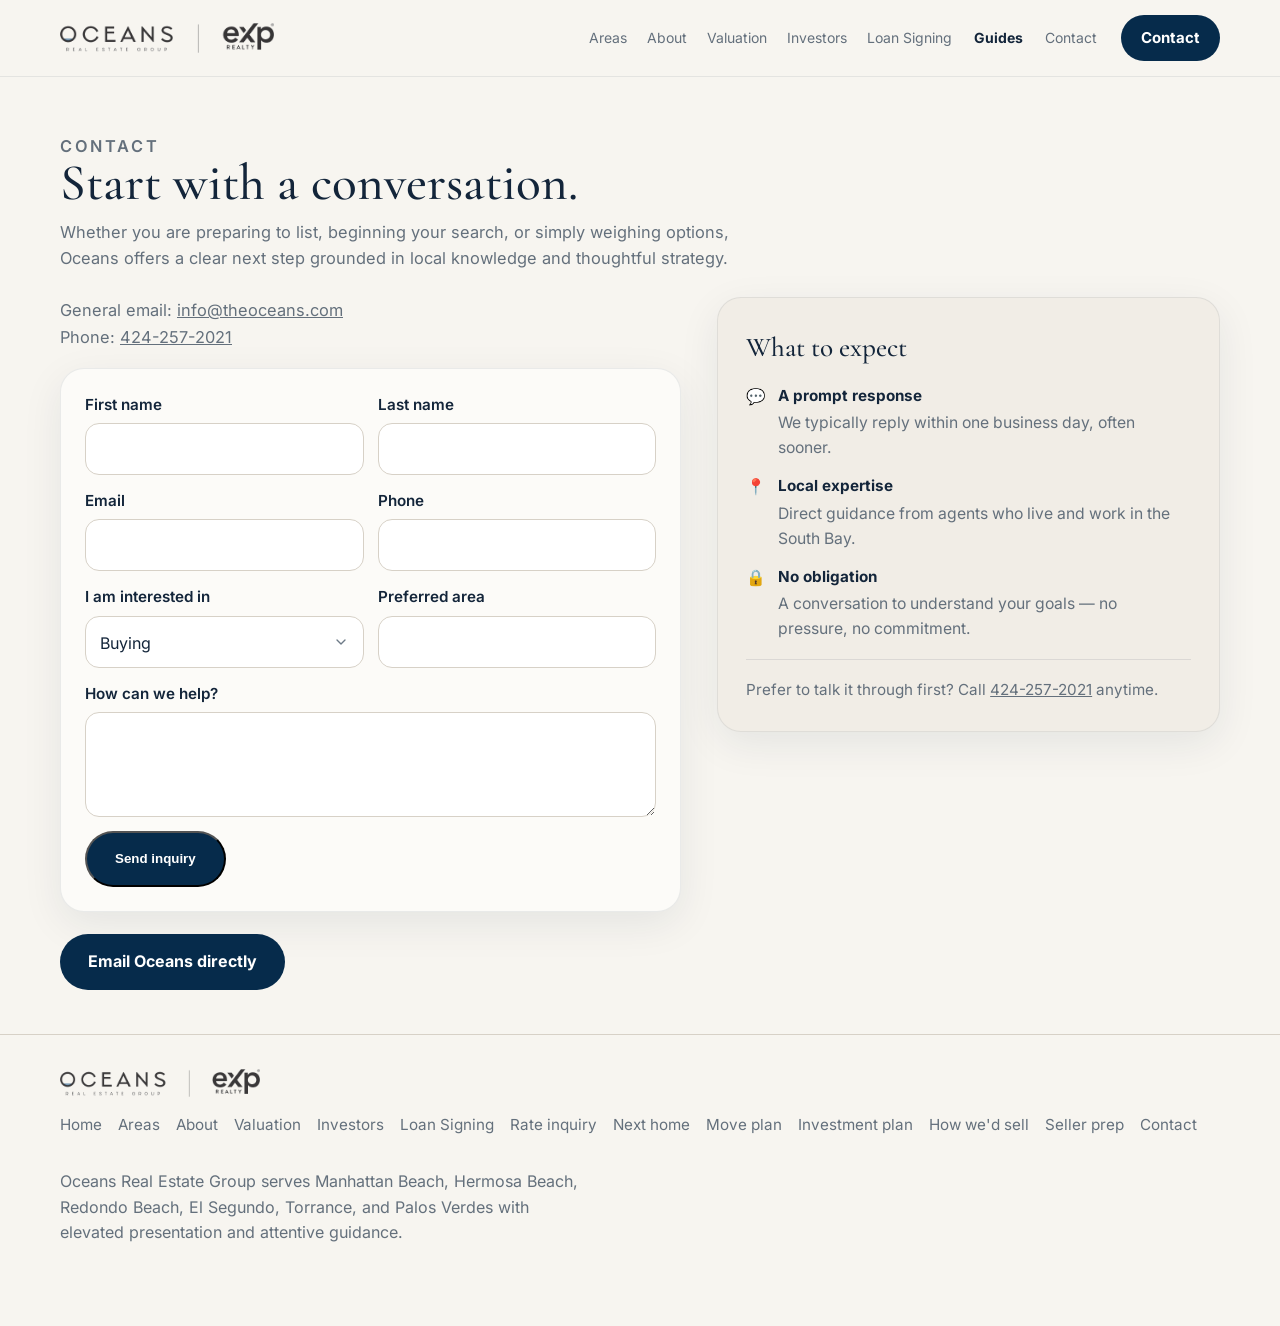
<file: contact.html>
<!doctype html>
<html lang="en" data-theme="light">
<head>
<meta charset="utf-8">
<meta name="viewport" content="width=device-width, initial-scale=1">
<title>Contact | Oceans Real Estate Group</title>
<meta name="description" content="Contact Oceans Real Estate Group about buying, selling, or investing in the South Bay. Email info@theoceans.com or call 424-257-2021.">
<link rel="canonical" href="https://www.theoceans.com/contact">
<meta property="og:type" content="website">
<meta property="og:site_name" content="Oceans Real Estate Group">
<meta property="og:title" content="Contact | Oceans Real Estate Group">
<meta property="og:description" content="Contact Oceans Real Estate Group about buying, selling, or investing in the South Bay. Email info@theoceans.com or call 424-257-2021.">
<meta property="og:url" content="https://www.theoceans.com/contact">
<meta property="og:image" content="https://www.theoceans.com/images/og-oceans.jpg">
<meta property="og:image:width" content="1200">
<meta property="og:image:height" content="630">
<meta property="og:image:alt" content="Oceans Real Estate Group">
<meta name="twitter:card" content="summary_large_image">
<meta name="twitter:title" content="Contact | Oceans Real Estate Group">
<meta name="twitter:description" content="Contact Oceans Real Estate Group about buying, selling, or investing in the South Bay. Email info@theoceans.com or call 424-257-2021.">
<meta name="twitter:image" content="https://www.theoceans.com/images/og-oceans.jpg">
<link rel="icon" href="/favicon.ico" sizes="any">
<link rel="icon" type="image/png" sizes="32x32" href="/images/favicon-32.png">
<link rel="icon" type="image/png" sizes="16x16" href="/images/favicon-16.png">
<link rel="apple-touch-icon" sizes="180x180" href="/images/apple-touch-icon.png">
<link rel="preload" href="/fonts/cormorant-garamond.woff2" as="font" type="font/woff2" crossorigin>
<link rel="stylesheet" href="/styles/fonts.css">
<style>
:root{--bg:#f7f5f0;--surface:#fcfbf8;--surface-2:#f1ede6;--line:#d7d1c7;--text:#13253a;--muted:#64707c;--accent:#062b4b;--gold:#826d47;--radius-lg:28px;--radius-xl:36px;--shadow:0 12px 40px rgba(19,37,58,.08);--content:1160px}
*,:before,:after{box-sizing:border-box}html,body{margin:0;padding:0}body{font-family:Inter,system-ui,sans-serif;background:var(--bg);color:var(--text);line-height:1.6}img{display:block;max-width:100%;height:auto}a{color:inherit}
.container{width:min(var(--content),calc(100vw - 32px));margin:0 auto}
.skip{position:absolute;left:-9999px}.skip:focus{left:16px;top:16px;background:#fff;padding:10px 14px;border-radius:999px;z-index:999}
.site-header{position:sticky;top:0;z-index:30;background:rgba(247,245,240,.92);backdrop-filter:blur(14px);border-bottom:1px solid rgba(19,37,58,.08)}
.header-inner{min-height:76px;display:flex;align-items:center;justify-content:space-between;gap:24px}
.brand{display:flex;align-items:center;min-width:0;flex:1}
.brand-mark{width:min(620px,94vw);height:30px;background-size:auto 30px;background:url('/images/brand-logo.png') left center/contain no-repeat}
.header-links{display:flex;gap:20px;align-items:center;color:var(--muted);font-size:14px}
.header-links a{text-decoration:none}
.header-cta{display:inline-flex;align-items:center;justify-content:center;min-height:46px;padding:0 20px;border-radius:999px;background:var(--accent);color:#fff;text-decoration:none;font-weight:700;font-size:15px;white-space:nowrap}
.hero{padding:56px 0 40px}
.hero-grid{display:grid;grid-template-columns:minmax(0,1.02fr) minmax(360px,.98fr);gap:42px;align-items:center}
.eyebrow{margin:0 0 14px;color:var(--gold);text-transform:uppercase;letter-spacing:.18em;font-size:12px;font-weight:600}
h1{margin:0 0 18px;font-family:'Cormorant Garamond',serif;font-weight:500;font-size:clamp(3.4rem,6vw,6.6rem);line-height:.94;letter-spacing:-.035em;max-width:9.2ch}
.lede{margin:0 0 30px;color:var(--muted);font-size:clamp(1.02rem,1.3vw,1.2rem);max-width:34ch}
.cta-row{display:flex;gap:14px;flex-wrap:wrap}.btn{display:inline-flex;align-items:center;justify-content:center;min-height:56px;padding:0 28px;border-radius:999px;text-decoration:none;font-weight:700}.btn-primary{background:var(--accent);color:#fff}.btn-secondary{border:1px solid var(--line);background:var(--surface);color:var(--text)}
.hero-panel{width:100%;background:linear-gradient(180deg,#eef2f5,#d8e1e8);border-radius:var(--radius-xl);overflow:hidden;box-shadow:var(--shadow);aspect-ratio:3/2}
.hero-panel img{width:100%;height:100%;object-fit:cover}
.section{padding:44px 0;border-top:1px solid var(--line)}
.section-intro{max-width:720px;margin-bottom:26px}.section-label{margin:0 0 10px;color:var(--gold);text-transform:uppercase;letter-spacing:.16em;font-size:12px;font-weight:600}
.section h2{margin:0 0 12px;font-family:'Cormorant Garamond',serif;font-size:clamp(2.4rem,4vw,3.8rem);line-height:.94;font-weight:500}.section p{margin:0;color:var(--muted);font-size:1.02rem}
select{width:100%;max-width:100%;min-height:52px;height:52px;padding:0 14px;font-family:inherit;font-size:1rem;color:var(--text);border:1px solid var(--line);border-radius:14px;background:#fff;-webkit-appearance:none;-moz-appearance:none;appearance:none;background-image:url('data:image/svg+xml;utf8,<svg xmlns=%22http://www.w3.org/2000/svg%22 viewBox=%220 0 24 24%22 fill=%22none%22 stroke=%22%236d7a87%22 stroke-width=%222%22 stroke-linecap=%22round%22 stroke-linejoin=%22round%22><polyline points=%226 9 12 15 18 9%22/></svg>');background-repeat:no-repeat;background-position:right 14px center;background-size:16px;padding-right:40px;line-height:52px;box-sizing:border-box}
.cards{display:grid;grid-template-columns:repeat(3,minmax(0,1fr));gap:18px;margin-top:24px}.card{background:var(--surface);border:1px solid rgba(19,37,58,.08);border-radius:24px;padding:24px;box-shadow:var(--shadow)}.card h3{margin:0 0 8px;font-size:1rem}.card p{font-size:.98rem}
.team-grid{display:flex;flex-direction:column;gap:24px;margin-top:28px}.team-member{display:grid;grid-template-columns:280px minmax(0,1fr);gap:40px;background:var(--surface);border:1px solid rgba(19,37,58,.09);border-radius:34px;box-shadow:var(--shadow);padding:36px}.team-photo{width:100%}.team-photo img{width:100%;aspect-ratio:3/4;object-fit:cover;object-position:center top;border-radius:20px;border:1px solid rgba(19,37,58,.08);background:#dbe3ea;display:block}.team-info{min-width:0;display:flex;flex-direction:column;justify-content:center}.team-contact{margin:0 0 12px;color:var(--muted);font-size:.98rem}.bio-kicker{margin:0 0 10px;font-size:12px;letter-spacing:.16em;text-transform:uppercase;color:var(--gold);font-weight:700}.team-card-name{margin:0 0 12px!important;font-family:'Cormorant Garamond',serif!important;font-size:40px!important;line-height:.98!important;font-weight:500!important}.team-info p{margin:0 0 12px;color:var(--muted);font-size:1.02rem;max-width:78ch}
.footer{padding:34px 0 64px;border-top:1px solid var(--line)}
.footer-inner{display:flex;flex-direction:column;gap:16px;align-items:flex-start}
.footer-brand{width:min(320px,60vw);height:28px;background:url('/images/brand-logo.png') left center/contain no-repeat;opacity:.98}
.footer-copy{max-width:52ch;color:var(--muted);font-size:1rem}
.contact-grid{display:grid;grid-template-columns:minmax(0,1.05fr) minmax(320px,.85fr);gap:36px;align-items:start}
.contact-aside{background:var(--surface-2);border:1px solid rgba(19,37,58,.08);border-radius:24px;padding:28px;box-shadow:var(--shadow)}
.contact-aside h3{margin:0 0 14px;font-family:'Cormorant Garamond',serif;font-size:1.7rem;font-weight:500}
.contact-aside ul{margin:0;padding:0;list-style:none;display:grid;gap:14px}
.contact-aside li{display:flex;gap:12px;align-items:flex-start;color:var(--muted);font-size:.98rem}
.contact-aside li b{color:var(--text);display:block;font-size:.95rem;margin-bottom:2px}
.contact-aside .aside-divider{margin:18px 0;border-top:1px solid rgba(19,37,58,.1)}
@media (max-width:900px){.contact-grid{grid-template-columns:1fr}}
@media (max-width:900px){.header-inner{min-height:66px}.header-links{display:none}.brand-mark{width:min(620px,94vw);height:26px;background-size:auto 26px}.hero{padding:30px 0 24px}.hero-grid,.cards,.team-member{grid-template-columns:1fr}.hero-copy{max-width:none}.eyebrow{margin-bottom:12px;font-size:11px}.hero-copy h1{font-size:clamp(2.9rem,12vw,4.5rem);line-height:.96;max-width:11ch;letter-spacing:-.03em;text-wrap:balance}.lede{font-size:1rem;max-width:24ch}.cta-row{gap:12px}.btn{min-height:54px;padding:0 24px}.hero-panel{aspect-ratio:4/3}.team-member{padding:22px;gap:18px}.team-photo img{aspect-ratio:4/3;max-width:220px;margin:0 auto}.team-card-name{font-size:34px!important}.footer-brand{width:min(280px,72vw);height:24px}form div[style*="grid-template-columns:repeat(2,minmax(0,1fr))"],form div[style*="grid-template-columns:repeat(3,minmax(0,1fr))"]{grid-template-columns:1fr !important}}

.brand{text-decoration:none}
.nav-toggle{display:none}
.footer-links{display:flex;flex-wrap:wrap;gap:8px 16px}
.footer-links a{color:var(--muted);font-size:.95rem;text-decoration:none}
@media (max-width:900px){
  .header-inner{gap:10px}
  .brand-mark{width:100%;max-width:100%;height:26px;background-size:contain;background-repeat:no-repeat;background-position:left center}
  .nav-toggle{display:inline-flex;align-items:center;justify-content:center;min-height:46px;padding:0 14px;border-radius:999px;border:1px solid var(--line);background:#fff;color:var(--text);font:700 14px/1 Inter,system-ui,sans-serif;cursor:pointer}
  .site-header .header-links{position:absolute;left:0;right:0;top:100%;display:none;flex-direction:column;align-items:stretch;gap:0;padding:4px 16px 12px;background:rgba(247,245,240,.98);border-bottom:1px solid rgba(19,37,58,.08);z-index:40}
  .site-header.nav-open .header-links{display:flex}
  .site-header .header-links a{padding:12px 2px;font-size:16px;color:var(--text)}
}
</style>
<link rel="stylesheet" href="/styles/upgrades.css">

<script type="application/ld+json">
{
  "@context": "https://schema.org",
  "@graph": [
    {
      "@type": "RealEstateAgent",
      "@id": "https://www.theoceans.com/#organization",
      "name": "Oceans Real Estate Group",
      "url": "https://www.theoceans.com/",
      "email": "info@theoceans.com",
      "telephone": "+1-424-257-2021",
      "logo": "https://www.theoceans.com/images/brand-logo.png",
      "image": "https://www.theoceans.com/images/brand-logo.png",
      "description": "South Bay real estate group based in Hermosa Beach.",
      "areaServed": [
        {
          "@type": "City",
          "name": "Manhattan Beach"
        },
        {
          "@type": "City",
          "name": "Hermosa Beach"
        },
        {
          "@type": "City",
          "name": "Redondo Beach"
        },
        {
          "@type": "City",
          "name": "El Segundo"
        },
        {
          "@type": "City",
          "name": "Torrance"
        },
        {
          "@type": "City",
          "name": "Palos Verdes"
        }
      ],
      "parentOrganization": {
        "@type": "Organization",
        "name": "eXp Realty of Greater Los Angeles, Inc."
      },
      "employee": [
        {
          "@id": "https://www.theoceans.com/#keston-abe"
        },
        {
          "@id": "https://www.theoceans.com/#tracey-takeshita"
        }
      ]
    },
    {
      "@type": "RealEstateAgent",
      "@id": "https://www.theoceans.com/#keston-abe",
      "name": "Keston Abe",
      "url": "https://www.theoceans.com/#keston-abe",
      "email": "keston@theoceans.com",
      "telephone": "+1-424-257-2021",
      "image": "https://www.theoceans.com/images/keston-abe.jpg",
      "identifier": {
        "@type": "PropertyValue",
        "propertyID": "California DRE",
        "value": "02167533"
      },
      "worksFor": {
        "@id": "https://www.theoceans.com/#organization"
      }
    },
    {
      "@type": "RealEstateAgent",
      "@id": "https://www.theoceans.com/#tracey-takeshita",
      "name": "Tracey Takeshita",
      "url": "https://www.theoceans.com/#tracey-takeshita",
      "email": "tracey@theoceans.com",
      "telephone": "+1-424-254-1010",
      "image": "https://www.theoceans.com/images/tracey-takeshita.jpg",
      "identifier": {
        "@type": "PropertyValue",
        "propertyID": "California DRE",
        "value": "02087436"
      },
      "worksFor": {
        "@id": "https://www.theoceans.com/#organization"
      }
    },
    {
      "@type": "WebSite",
      "@id": "https://www.theoceans.com/#website",
      "url": "https://www.theoceans.com/",
      "name": "Oceans Real Estate Group",
      "publisher": {
        "@id": "https://www.theoceans.com/#organization"
      }
    },
    {
      "@type": "WebPage",
      "@id": "https://www.theoceans.com/contact#webpage",
      "url": "https://www.theoceans.com/contact",
      "name": "Contact | Oceans Real Estate Group",
      "description": "Contact Oceans Real Estate Group about buying, selling, or investing in the South Bay. Email info@theoceans.com or call 424-257-2021.",
      "isPartOf": {
        "@id": "https://www.theoceans.com/#website"
      },
      "about": {
        "@id": "https://www.theoceans.com/#organization"
      },
      "primaryImageOfPage": "https://www.theoceans.com/images/hero-manhattan-pier-desktop.jpg",
      "breadcrumb": {
        "@id": "https://www.theoceans.com/contact#breadcrumb"
      }
    },
    {
      "@type": "BreadcrumbList",
      "@id": "https://www.theoceans.com/contact#breadcrumb",
      "itemListElement": [
        {
          "@type": "ListItem",
          "position": 1,
          "name": "Home",
          "item": "https://www.theoceans.com/"
        },
        {
          "@type": "ListItem",
          "position": 2,
          "name": "Contact",
          "item": "https://www.theoceans.com/contact"
        }
      ]
    }
  ]
}
</script>
</head>
<body>
<a class="skip" href="#main">Skip to content</a>
<header class="site-header">
  <div class="container header-inner">
    <a class="brand" href="/" aria-label="Oceans Real Estate Group and eXp Realty"><div class="brand-mark"></div></a>
    <button class="nav-toggle" type="button" aria-expanded="false" aria-controls="site-nav">Menu</button>
    <nav class="header-links" id="site-nav" aria-label="Primary">
      <a href="/#areas">Areas</a>
      <a href="/#about">About</a>
      <a href="/valuation">Valuation</a>
      <a href="/investor">Investors</a>
      <a href="/loan-signing">Loan Signing</a>
      <details class="nav-guides">
        <summary>Guides</summary>
        <div class="nav-guides-panel">
          <a href="/next-home">Next coastal home</a>
          <a href="/move-plan">Selling and buying</a>
          <a href="/investment-plan">Buying an investment</a>
          <a href="/how-we-sell">How we'd sell</a>
          <a href="/seller-prep">Seller prep</a>
        </div>
      </details>
      <a href="/contact">Contact</a>
    </nav>
    <a class="header-cta" href="/contact">Contact</a>
  </div>
</header>
<main id="main">
  <section class="section" id="contact" style="border-top:none;padding-top:56px">
    <div class="container">
      <div class="section-intro">
        <p class="section-label">Contact</p>
        <h2>Start with a conversation.</h2>
        <p>Whether you are preparing to list, beginning your search, or simply weighing options, Oceans offers a clear next step grounded in local knowledge and thoughtful strategy.</p>
      </div>
      <div class="contact-grid">
      <div>
      <p style="margin:0 0 18px;color:var(--muted);font-size:1.02rem">General email: <a href="mailto:info@theoceans.com">info@theoceans.com</a><br>Phone: <a href="tel:4242572021">424-257-2021</a></p>
      <form data-lead-form="contact" style="margin:0 0 22px;background:var(--surface);border:1px solid rgba(19,37,58,.08);border-radius:24px;padding:24px;box-shadow:var(--shadow);display:grid;gap:14px">
        <div aria-hidden="true" style="position:absolute;left:-10000px;top:auto;width:1px;height:1px;overflow:hidden"><label>Leave this field empty<input type="text" name="company_website" tabindex="-1" autocomplete="off" value=""></label></div>
        <div style="display:grid;grid-template-columns:repeat(2,minmax(0,1fr));gap:14px">
          <label style="display:grid;gap:6px;color:var(--text);font-weight:600;font-size:.95rem">First name<input type="text" name="First name" required style="min-height:52px;padding:0 14px;border:1px solid var(--line);border-radius:14px;background:#fff"></label>
          <label style="display:grid;gap:6px;color:var(--text);font-weight:600;font-size:.95rem">Last name<input type="text" name="Last name" required style="min-height:52px;padding:0 14px;border:1px solid var(--line);border-radius:14px;background:#fff"></label>
        </div>
        <div style="display:grid;grid-template-columns:repeat(2,minmax(0,1fr));gap:14px">
          <label style="display:grid;gap:6px;color:var(--text);font-weight:600;font-size:.95rem">Email<input type="email" name="Email" required style="min-height:52px;padding:0 14px;border:1px solid var(--line);border-radius:14px;background:#fff"></label>
          <label style="display:grid;gap:6px;color:var(--text);font-weight:600;font-size:.95rem">Phone<input type="tel" name="Phone" style="min-height:52px;padding:0 14px;border:1px solid var(--line);border-radius:14px;background:#fff"></label>
        </div>
        <div style="display:grid;grid-template-columns:repeat(2,minmax(0,1fr));gap:14px">
          <label style="display:grid;gap:6px;color:var(--text);font-weight:600;font-size:.95rem">I am interested in<select name="Interest"><option>Buying</option><option>Selling</option><option>Investing</option><option>Short-term rentals</option><option>General inquiry</option></select></label>
          <label style="display:grid;gap:6px;color:var(--text);font-weight:600;font-size:.95rem">Preferred area<input type="text" name="Preferred area" style="min-height:52px;padding:0 14px;border:1px solid var(--line);border-radius:14px;background:#fff"></label>
        </div>
        <label style="display:grid;gap:6px;color:var(--text);font-weight:600;font-size:.95rem">How can we help?<textarea name="Message" rows="5" required style="padding:14px;border:1px solid var(--line);border-radius:14px;background:#fff;resize:vertical"></textarea></label>
        <button class="btn btn-primary" type="submit" style="width:max-content">Send inquiry</button>
        <p class="form-success" style="display:none;margin:4px 0 0;color:#24543a;font-weight:600">Thank you — your message has been received. We will be in touch soon.</p>
        <p class="form-error" role="alert" style="display:none;margin:4px 0 0;color:#8f2d2e;font-weight:600">Something went wrong sending your message. Please try again, or email us directly.</p>
      </form>
      <a class="btn btn-primary" href="mailto:info@theoceans.com">Email Oceans directly</a>
      </div>
      <aside class="contact-aside">
        <h3>What to expect</h3>
        <ul>
          <li><span>💬</span><div><b>A prompt response</b>We typically reply within one business day, often sooner.</div></li>
          <li><span>📍</span><div><b>Local expertise</b>Direct guidance from agents who live and work in the South Bay.</div></li>
          <li><span>🔒</span><div><b>No obligation</b>A conversation to understand your goals — no pressure, no commitment.</div></li>
        </ul>
        <div class="aside-divider"></div>
        <p style="margin:0;color:var(--muted);font-size:.95rem">Prefer to talk it through first? Call <a href="tel:4242572021">424-257-2021</a> anytime.</p>
      </aside>
      </div>
    </div>
  </section>
</main>
<footer class="footer">
  <div class="container footer-inner">
    <div class="footer-brand" role="img" aria-label="Oceans Real Estate Group and eXp Realty"></div>
    <nav class="footer-links" aria-label="Footer">
      <a href="/">Home</a>
      <a href="/#areas">Areas</a>
      <a href="/#about">About</a>
      <a href="/valuation">Valuation</a>
      <a href="/investor">Investors</a>
      <a href="/loan-signing">Loan Signing</a>
      <a href="/rate">Rate inquiry</a>
      <a href="/next-home">Next home</a>
      <a href="/move-plan">Move plan</a>
      <a href="/investment-plan">Investment plan</a>
      <a href="/how-we-sell">How we'd sell</a>
      <a href="/seller-prep">Seller prep</a>
      <a href="/contact">Contact</a>
    </nav>
    <p class="footer-copy">Oceans Real Estate Group serves Manhattan Beach, Hermosa Beach, Redondo Beach, El Segundo, Torrance, and Palos Verdes with elevated presentation and attentive guidance.</p>
  </div>
</footer>


<script>
(function(){
  // Leads are emailed through FormSubmit.
  const FORM_ENDPOINT = 'https://formsubmit.app/f/q8vhg24vbb';
  const FORM_SUBJECTS = {
    contact: 'New Oceans Contact lead',
    valuation: 'New Oceans Home Valuation lead',
    investor: 'New Oceans Investor lead',
    'loan-signing': 'New Oceans Loan Signing lead',
    rate: 'New Oceans Rate Page lead'
  };


  // Spam protection (client-side only; real visitors see no change).
  const LOADED_AT = Date.now();
  const MIN_FILL_MS = 3000;
  const HONEYPOT = 'company_website';
  function looksLikeJunkName(name){
    return name.split(/\s+/).some(t => {
      const w = t.toLowerCase().replace(/[^a-z]/g,'');
      if(w.length >= 5 && !/[aeiouy]/.test(w)) return true;   // e.g. "Lmxks"
      return /[^aeiouy]{6,}/.test(w);                           // e.g. "Hwznlxds"
    });
  }
  function looksLikeDotTrickGmail(email){
    const m = email.toLowerCase().match(/^([^@]+)@(gmail|googlemail)\.com$/);
    if(!m) return false;
    const parts = m[1].split('.');
    return parts.length >= 4 && parts.filter(p => p.length <= 2).length >= 2; // e.g. "hej.u.qa.be.5.5.0"
  }
  function showSuccess(form){
    const error = form.querySelector('.form-error');
    if(error) error.style.display = 'none';
    form.reset();
    const success = form.querySelector('.form-success');
    if(success){ success.style.display = 'block'; setTimeout(()=>{ success.style.display = 'none'; }, 6000); success.scrollIntoView({behavior:'smooth', block:'nearest'}); }
  }
  function showError(form){
    const success = form.querySelector('.form-success');
    if(success) success.style.display = 'none';
    const error = form.querySelector('.form-error');
    if(error){ error.style.display = 'block'; error.scrollIntoView({behavior:'smooth', block:'nearest'}); }
  }

  document.querySelectorAll('form[data-lead-form]').forEach(form => {
    form.addEventListener('submit', (e)=>{
      e.preventDefault();
      const fd = new FormData(form);
      const trap = (fd.get(HONEYPOT) || '').toString().trim();
      fd.delete(HONEYPOT);
      const source = form.getAttribute('data-lead-form') || 'general';
      const first = (fd.get('First name') || '').toString().trim();
      const last = (fd.get('Last name') || '').toString().trim();
      const name = (fd.get('Name') || [first,last].filter(Boolean).join(' ') || fd.get('Valuation name') || fd.get('Investor name') || '').toString().trim();
      const email = (fd.get('Email') || fd.get('Valuation email') || fd.get('Investor email') || '').toString().trim();
      const phone = (fd.get('Phone') || fd.get('Investor phone') || '').toString().trim();
      const details = Array.from(fd.entries()).filter(([k]) => !['First name','Last name','Name','Valuation name','Investor name','Email','Valuation email','Investor email','Phone','Investor phone'].includes(k)).map(([k,v]) => `${k}: ${v}`).join(' | ');
      const message = (fd.get('Message') || fd.get('Notes') || fd.get('Investor goals') || fd.get('Valuation notes') || '').toString().trim();
      if(trap || Date.now() - LOADED_AT < MIN_FILL_MS || looksLikeJunkName(name) || looksLikeDotTrickGmail(email)){ showSuccess(form); return; }
      const payload = { source, form_type:source, name, first_name:first, last_name:last, email, phone, message, details, submittedAt:new Date().toISOString(), page: location.href, _subject: FORM_SUBJECTS[source] || 'New Oceans lead', _replyto: email };

      const submitBtn = form.querySelector('button[type="submit"]');
      if(submitBtn){ submitBtn.disabled = true; }

      fetch(FORM_ENDPOINT, {
        method: 'POST',
        headers: { 'Content-Type': 'application/json', 'Accept': 'application/json' },
        body: JSON.stringify(payload)
      }).then(async (res) => {
        let data = null;
        try { data = await res.json(); } catch (err) { data = null; }
        // FormSubmit success is { ok: true, id, message }; errors are { ok: false, error: { code, message } }.
        if(!res.ok || !data || data.ok !== true) throw new Error('submit failed');
        showSuccess(form);
      }).catch(()=>{
        showError(form);
      }).finally(()=>{
        if(submitBtn){ submitBtn.disabled = false; }
      });
    });
  });
})();
</script>


<script>
(function(){
  var header=document.querySelector('.site-header');
  var btn=document.querySelector('.nav-toggle');
  if(!header||!btn) return;
  btn.addEventListener('click',function(){
    var open=header.classList.toggle('nav-open');
    btn.setAttribute('aria-expanded', open ? 'true' : 'false');
    btn.textContent=open ? 'Close' : 'Menu';
  });
  header.querySelectorAll('.header-links a').forEach(function(a){
    a.addEventListener('click',function(){
      header.classList.remove('nav-open');
      btn.setAttribute('aria-expanded','false');
      btn.textContent='Menu';
    });
  });
})();
</script>

<script>
(function(){
  var starters = {"next-home": "I am comparing ways to buy my next South Bay home: cash, financing, or equity still in a house I own. I want the questions to take to lenders before I write an offer. I understand Oceans is not a lender.", "first-home": "I am comparing ways to buy my next South Bay home: cash, financing, or equity still in a house I own. I want the questions to take to lenders before I write an offer. I understand Oceans is not a lender.", "move-compare": "I need to choose buy first, sell first, or both closings in the same window. I want to look at carrying costs, a sale contingency, and what happens if a date slips. This is not a request for lending, legal, or tax advice."};
  var key = "";
  try { key = new URLSearchParams(location.search).get("starter") || ""; } catch (e) {}
  var text = starters[key];
  if (!text) return;
  var field = document.querySelector("textarea[name=\"Message\"]");
  if (field && !String(field.value || "").trim()) field.value = text;
})();
</script>

</body>
</html>
</file>
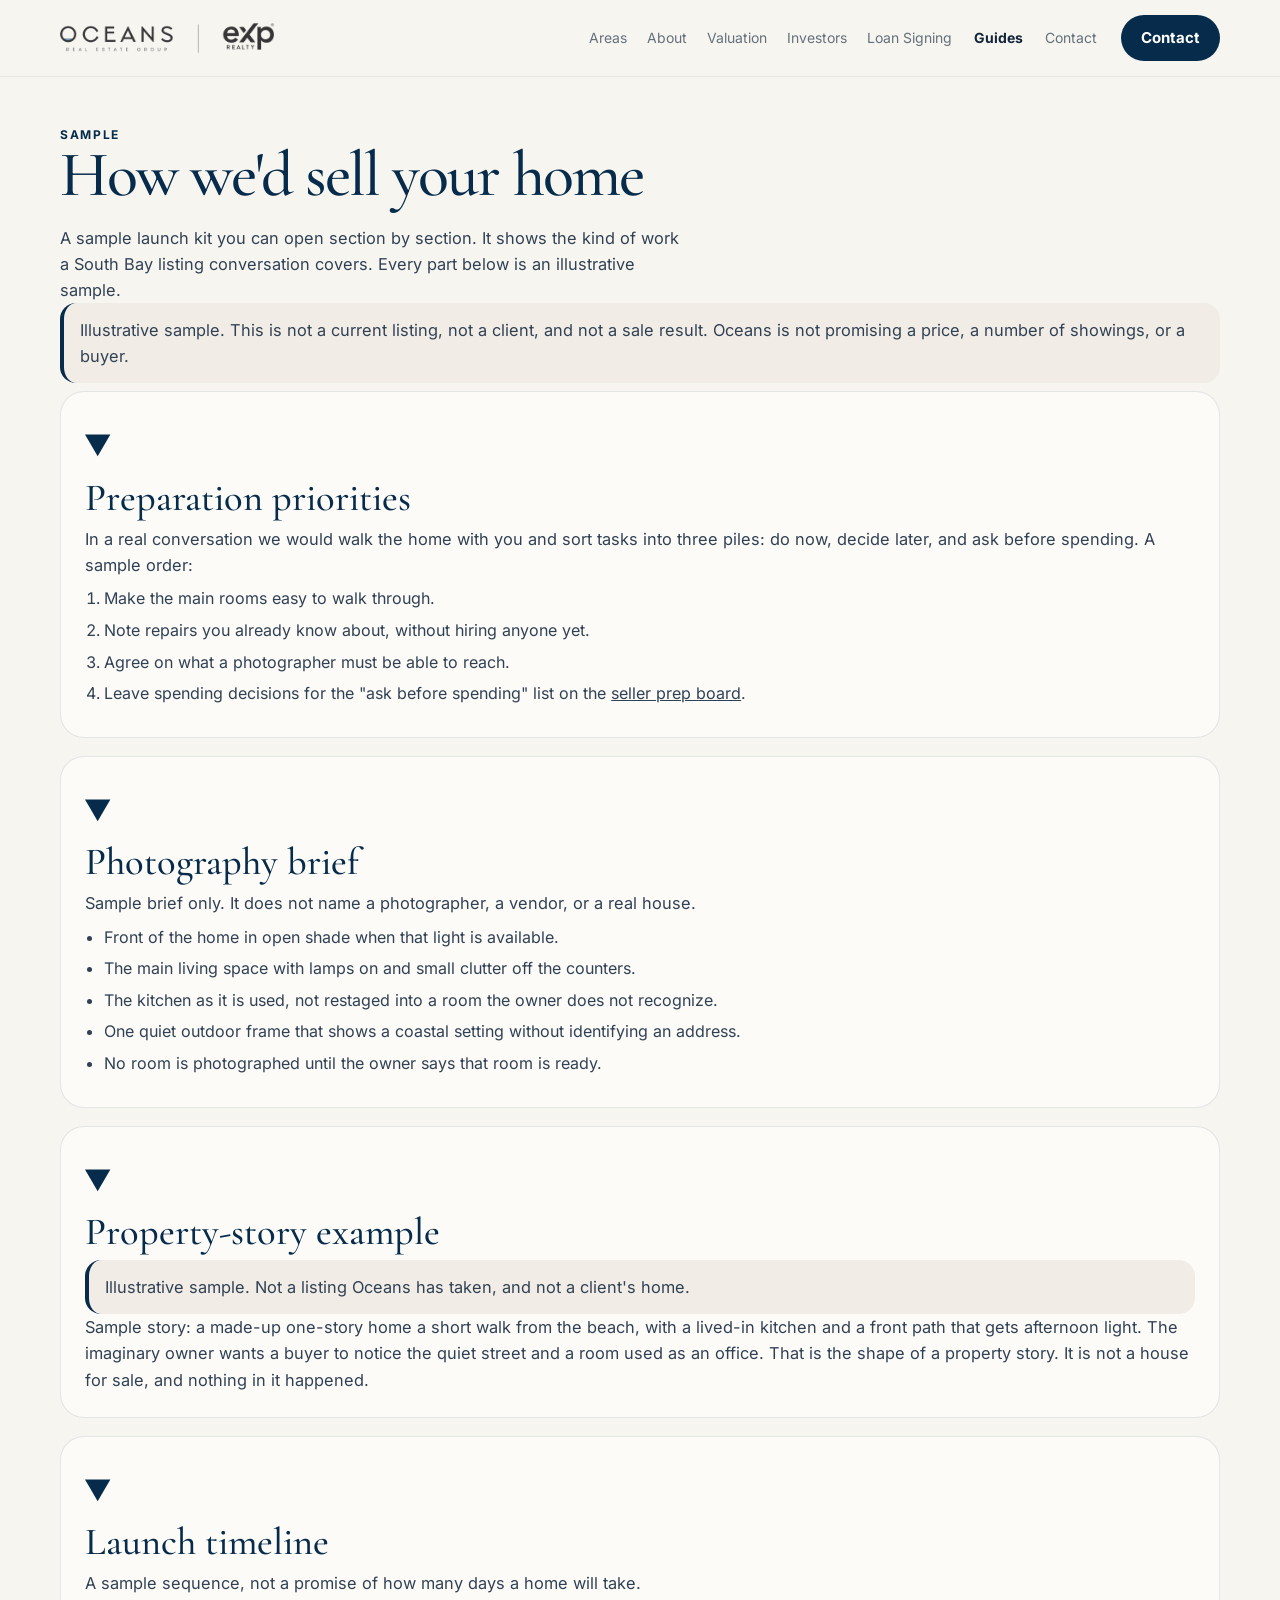
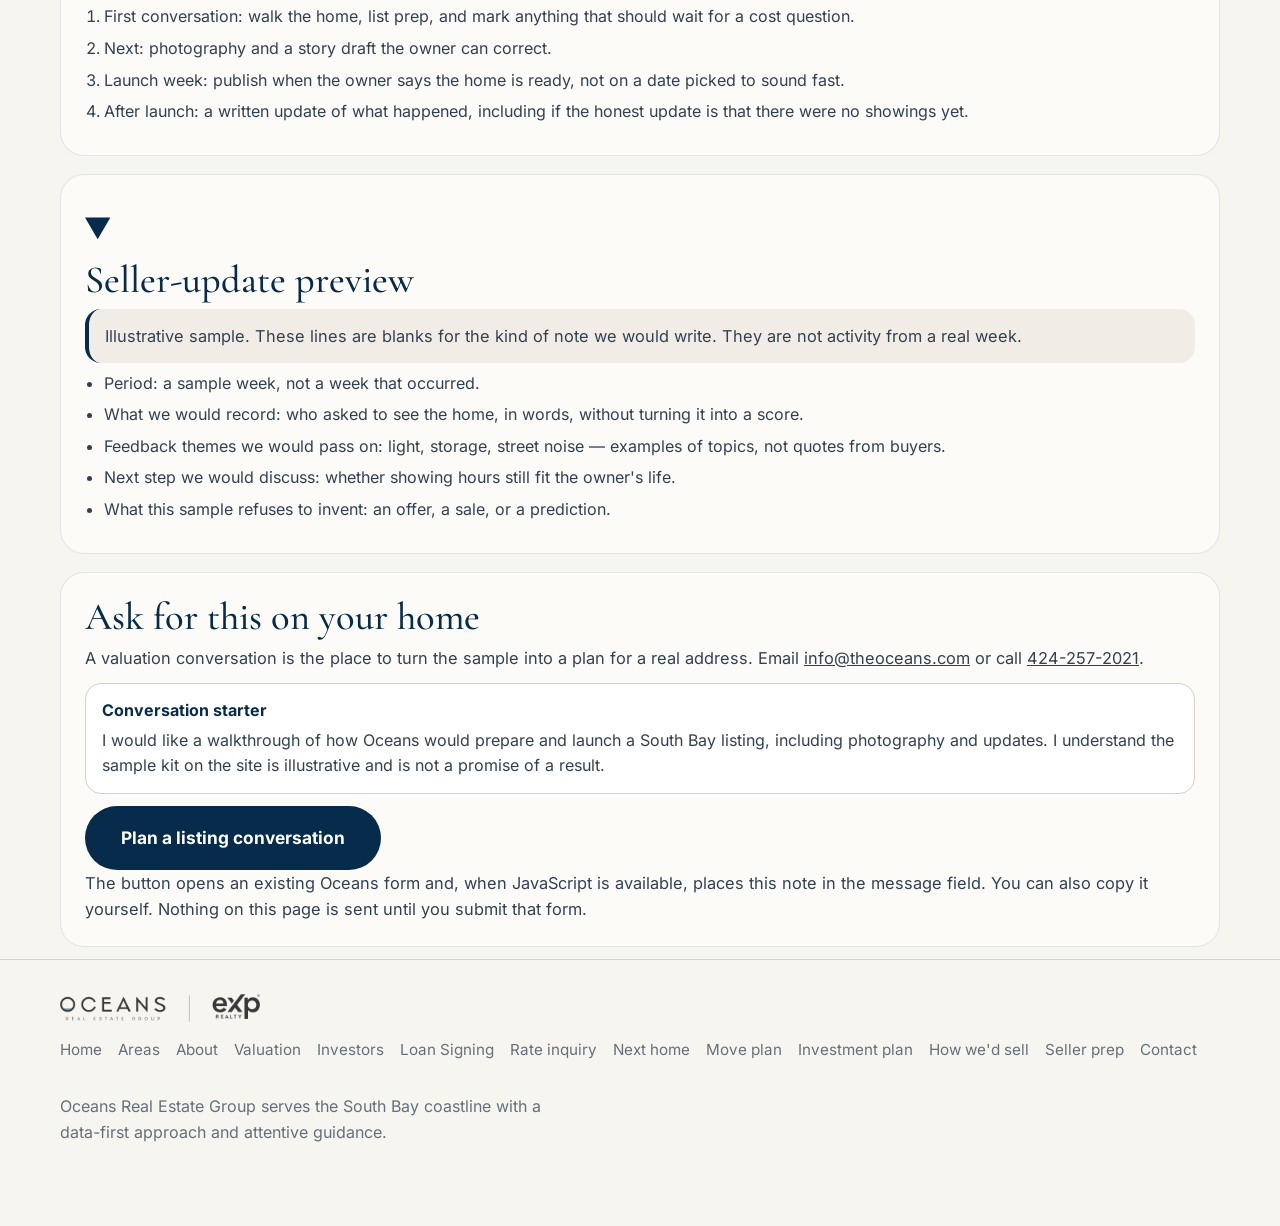
<file: how-we-sell.html>
<!doctype html>
<html lang="en">
<head>
<meta charset="utf-8">
<meta name="viewport" content="width=device-width, initial-scale=1">
<title>How We'd Sell Your Home | Oceans Real Estate Group</title>
<meta name="description" content="An illustrative sample of how Oceans would prepare, photograph, and launch a South Bay listing. Sample only, not a result.">
<link rel="canonical" href="https://www.theoceans.com/how-we-sell">
<meta property="og:type" content="website">
<meta property="og:site_name" content="Oceans Real Estate Group">
<meta property="og:title" content="How We'd Sell Your Home | Oceans Real Estate Group">
<meta property="og:description" content="An illustrative sample of how Oceans would prepare, photograph, and launch a South Bay listing. Sample only, not a result.">
<meta property="og:url" content="https://www.theoceans.com/how-we-sell">
<meta property="og:image" content="https://www.theoceans.com/images/og-oceans.jpg">
<meta property="og:image:width" content="1200">
<meta property="og:image:height" content="630">
<meta property="og:image:alt" content="Oceans Real Estate Group">
<meta name="twitter:card" content="summary_large_image">
<meta name="twitter:title" content="How We'd Sell Your Home | Oceans Real Estate Group">
<meta name="twitter:description" content="An illustrative sample of how Oceans would prepare, photograph, and launch a South Bay listing. Sample only, not a result.">
<meta name="twitter:image" content="https://www.theoceans.com/images/og-oceans.jpg">
<link rel="icon" href="/favicon.ico" sizes="any">
<link rel="icon" type="image/png" sizes="32x32" href="/images/favicon-32.png">
<link rel="icon" type="image/png" sizes="16x16" href="/images/favicon-16.png">
<link rel="apple-touch-icon" sizes="180x180" href="/images/apple-touch-icon.png">
<link rel="preload" href="/fonts/cormorant-garamond.woff2" as="font" type="font/woff2" crossorigin>
<link rel="stylesheet" href="/styles/fonts.css">
<link rel="stylesheet" href="/styles/site.css">
<link rel="stylesheet" href="/styles/upgrades.css">
<script type="application/ld+json">
{
  "@context": "https://schema.org",
  "@graph": [
    {
      "@type": "RealEstateAgent",
      "@id": "https://www.theoceans.com/#organization",
      "name": "Oceans Real Estate Group",
      "url": "https://www.theoceans.com/",
      "email": "info@theoceans.com",
      "telephone": "+1-424-257-2021",
      "logo": "https://www.theoceans.com/images/brand-logo.png",
      "image": "https://www.theoceans.com/images/brand-logo.png",
      "description": "South Bay real estate group based in Hermosa Beach.",
      "areaServed": [
        {
          "@type": "City",
          "name": "Manhattan Beach"
        },
        {
          "@type": "City",
          "name": "Hermosa Beach"
        },
        {
          "@type": "City",
          "name": "Redondo Beach"
        },
        {
          "@type": "City",
          "name": "El Segundo"
        },
        {
          "@type": "City",
          "name": "Torrance"
        },
        {
          "@type": "City",
          "name": "Palos Verdes"
        }
      ],
      "parentOrganization": {
        "@type": "Organization",
        "name": "eXp Realty of Greater Los Angeles, Inc."
      },
      "employee": [
        {
          "@id": "https://www.theoceans.com/#keston-abe"
        },
        {
          "@id": "https://www.theoceans.com/#tracey-takeshita"
        }
      ]
    },
    {
      "@type": "RealEstateAgent",
      "@id": "https://www.theoceans.com/#keston-abe",
      "name": "Keston Abe",
      "url": "https://www.theoceans.com/#keston-abe",
      "email": "keston@theoceans.com",
      "telephone": "+1-424-257-2021",
      "image": "https://www.theoceans.com/images/keston-abe.jpg",
      "identifier": {
        "@type": "PropertyValue",
        "propertyID": "California DRE",
        "value": "02167533"
      },
      "worksFor": {
        "@id": "https://www.theoceans.com/#organization"
      }
    },
    {
      "@type": "RealEstateAgent",
      "@id": "https://www.theoceans.com/#tracey-takeshita",
      "name": "Tracey Takeshita",
      "url": "https://www.theoceans.com/#tracey-takeshita",
      "email": "tracey@theoceans.com",
      "telephone": "+1-424-254-1010",
      "image": "https://www.theoceans.com/images/tracey-takeshita.jpg",
      "identifier": {
        "@type": "PropertyValue",
        "propertyID": "California DRE",
        "value": "02087436"
      },
      "worksFor": {
        "@id": "https://www.theoceans.com/#organization"
      }
    },
    {
      "@type": "WebSite",
      "@id": "https://www.theoceans.com/#website",
      "url": "https://www.theoceans.com/",
      "name": "Oceans Real Estate Group",
      "publisher": {
        "@id": "https://www.theoceans.com/#organization"
      }
    },
    {
      "@type": "WebPage",
      "@id": "https://www.theoceans.com/how-we-sell#webpage",
      "url": "https://www.theoceans.com/how-we-sell",
      "name": "How We'd Sell Your Home | Oceans Real Estate Group",
      "description": "An illustrative sample of how Oceans would prepare, photograph, and launch a South Bay listing. Sample only, not a result.",
      "isPartOf": {
        "@id": "https://www.theoceans.com/#website"
      },
      "about": {
        "@id": "https://www.theoceans.com/#organization"
      },
      "primaryImageOfPage": "https://www.theoceans.com/images/hero-beach-golden-hour.jpg",
      "breadcrumb": {
        "@id": "https://www.theoceans.com/how-we-sell#breadcrumb"
      }
    },
    {
      "@type": "BreadcrumbList",
      "@id": "https://www.theoceans.com/how-we-sell#breadcrumb",
      "itemListElement": [
        {
          "@type": "ListItem",
          "position": 1,
          "name": "Home",
          "item": "https://www.theoceans.com/"
        },
        {
          "@type": "ListItem",
          "position": 2,
          "name": "How we'd sell",
          "item": "https://www.theoceans.com/how-we-sell"
        }
      ]
    }
  ]
}
</script>
</head>
<body>
<a class="skip" href="#main">Skip to content</a>
<header class="site-header">
  <div class="container header-inner">
    <a class="brand" href="/" aria-label="Oceans Real Estate Group and eXp Realty"><div class="brand-mark"></div></a>
    <button class="nav-toggle" type="button" aria-expanded="false" aria-controls="site-nav">Menu</button>
    <nav class="header-links" id="site-nav" aria-label="Primary">
      <a href="/#areas">Areas</a>
      <a href="/#about">About</a>
      <a href="/valuation">Valuation</a>
      <a href="/investor">Investors</a>
      <a href="/loan-signing">Loan Signing</a>
      <details class="nav-guides">
        <summary>Guides</summary>
        <div class="nav-guides-panel">
          <a href="/next-home">Next coastal home</a>
          <a href="/move-plan">Selling and buying</a>
          <a href="/investment-plan">Buying an investment</a>
          <a href="/how-we-sell">How we'd sell</a>
          <a href="/seller-prep">Seller prep</a>
        </div>
      </details>
      <a href="/contact">Contact</a>
    </nav>
    <a class="header-cta" href="/contact">Contact</a>
  </div>
</header>
<main id="main">
  <section class="section page-hero">
    <div class="container">
      <p class="path-kicker">Sample</p>
      <h1 class="page-title">How we'd sell your home</h1>
      <p class="lede">A sample launch kit you can open section by section. It shows the kind of work a South Bay listing conversation covers. Every part below is an illustrative sample.</p>
      <p class="sample-flag" role="note">Illustrative sample. This is not a current listing, not a client, and not a sale result. Oceans is not promising a price, a number of showings, or a buyer.</p>
      <div class="stack">
        <details class="kit-block" open>
          <summary><h2>Preparation priorities</h2></summary>
          <p>In a real conversation we would walk the home with you and sort tasks into three piles: do now, decide later, and ask before spending. A sample order:</p>
          <ol>
            <li>Make the main rooms easy to walk through.</li>
            <li>Note repairs you already know about, without hiring anyone yet.</li>
            <li>Agree on what a photographer must be able to reach.</li>
            <li>Leave spending decisions for the "ask before spending" list on the <a href="/seller-prep">seller prep board</a>.</li>
          </ol>
        </details>
        <details class="kit-block" open>
          <summary><h2>Photography brief</h2></summary>
          <p>Sample brief only. It does not name a photographer, a vendor, or a real house.</p>
          <ul>
            <li>Front of the home in open shade when that light is available.</li>
            <li>The main living space with lamps on and small clutter off the counters.</li>
            <li>The kitchen as it is used, not restaged into a room the owner does not recognize.</li>
            <li>One quiet outdoor frame that shows a coastal setting without identifying an address.</li>
            <li>No room is photographed until the owner says that room is ready.</li>
          </ul>
        </details>
        <details class="kit-block" open>
          <summary><h2>Property-story example</h2></summary>
          <p class="sample-flag">Illustrative sample. Not a listing Oceans has taken, and not a client's home.</p>
          <p>Sample story: a made-up one-story home a short walk from the beach, with a lived-in kitchen and a front path that gets afternoon light. The imaginary owner wants a buyer to notice the quiet street and a room used as an office. That is the shape of a property story. It is not a house for sale, and nothing in it happened.</p>
        </details>
        <details class="kit-block" open>
          <summary><h2>Launch timeline</h2></summary>
          <p>A sample sequence, not a promise of how many days a home will take.</p>
          <ol>
            <li>First conversation: walk the home, list prep, and mark anything that should wait for a cost question.</li>
            <li>Next: photography and a story draft the owner can correct.</li>
            <li>Launch week: publish when the owner says the home is ready, not on a date picked to sound fast.</li>
            <li>After launch: a written update of what happened, including if the honest update is that there were no showings yet.</li>
          </ol>
        </details>
        <details class="kit-block" open>
          <summary><h2>Seller-update preview</h2></summary>
          <p class="sample-flag">Illustrative sample. These lines are blanks for the kind of note we would write. They are not activity from a real week.</p>
          <ul>
            <li>Period: a sample week, not a week that occurred.</li>
            <li>What we would record: who asked to see the home, in words, without turning it into a score.</li>
            <li>Feedback themes we would pass on: light, storage, street noise — examples of topics, not quotes from buyers.</li>
            <li>Next step we would discuss: whether showing hours still fit the owner's life.</li>
            <li>What this sample refuses to invent: an offer, a sale, or a prediction.</li>
          </ul>
        </details>
        <section class="plan-block">
          <h2>Ask for this on your home</h2>
          <p>A valuation conversation is the place to turn the sample into a plan for a real address. Email <a href="mailto:info@theoceans.com">info@theoceans.com</a> or call <a href="tel:4242572021">424-257-2021</a>.</p>
          <blockquote class="starter"><b>Conversation starter</b>I would like a walkthrough of how Oceans would prepare and launch a South Bay listing, including photography and updates. I understand the sample kit on the site is illustrative and is not a promise of a result.</blockquote>
        <p><a class="btn btn-primary" href="/valuation?starter=sell-launch">Plan a listing conversation</a></p>
        <p class="ink">The button opens an existing Oceans form and, when JavaScript is available, places this note in the message field. You can also copy it yourself. Nothing on this page is sent until you submit that form.</p>
        </section>
      </div>
    </div>
  </section>
</main>
<footer class="footer">
  <div class="container footer-inner">
    <div class="footer-brand" role="img" aria-label="Oceans Real Estate Group and eXp Realty"></div>
    <nav class="footer-links" aria-label="Footer">
      <a href="/">Home</a>
      <a href="/#areas">Areas</a>
      <a href="/#about">About</a>
      <a href="/valuation">Valuation</a>
      <a href="/investor">Investors</a>
      <a href="/loan-signing">Loan Signing</a>
      <a href="/rate">Rate inquiry</a>
      <a href="/next-home">Next home</a>
      <a href="/move-plan">Move plan</a>
      <a href="/investment-plan">Investment plan</a>
      <a href="/how-we-sell">How we'd sell</a>
      <a href="/seller-prep">Seller prep</a>
      <a href="/contact">Contact</a>
    </nav>
    <p class="footer-copy">Oceans Real Estate Group serves the South Bay coastline with a data-first approach and attentive guidance.</p>
  </div>
</footer>
<script>
const FORM_ENDPOINT = 'https://formsubmit.app/f/q8vhg24vbb';
(function(){
  var header=document.querySelector('.site-header');
  var btn=document.querySelector('.nav-toggle');
  if(!header||!btn) return;
  btn.addEventListener('click',function(){
    var open=header.classList.toggle('nav-open');
    btn.setAttribute('aria-expanded', open ? 'true' : 'false');
    btn.textContent=open ? 'Close' : 'Menu';
  });
  header.querySelectorAll('.header-links a').forEach(function(a){
    a.addEventListener('click',function(){
      header.classList.remove('nav-open');
      btn.setAttribute('aria-expanded','false');
      btn.textContent='Menu';
    });
  });
})();
</script>

</body>
</html>
</file>
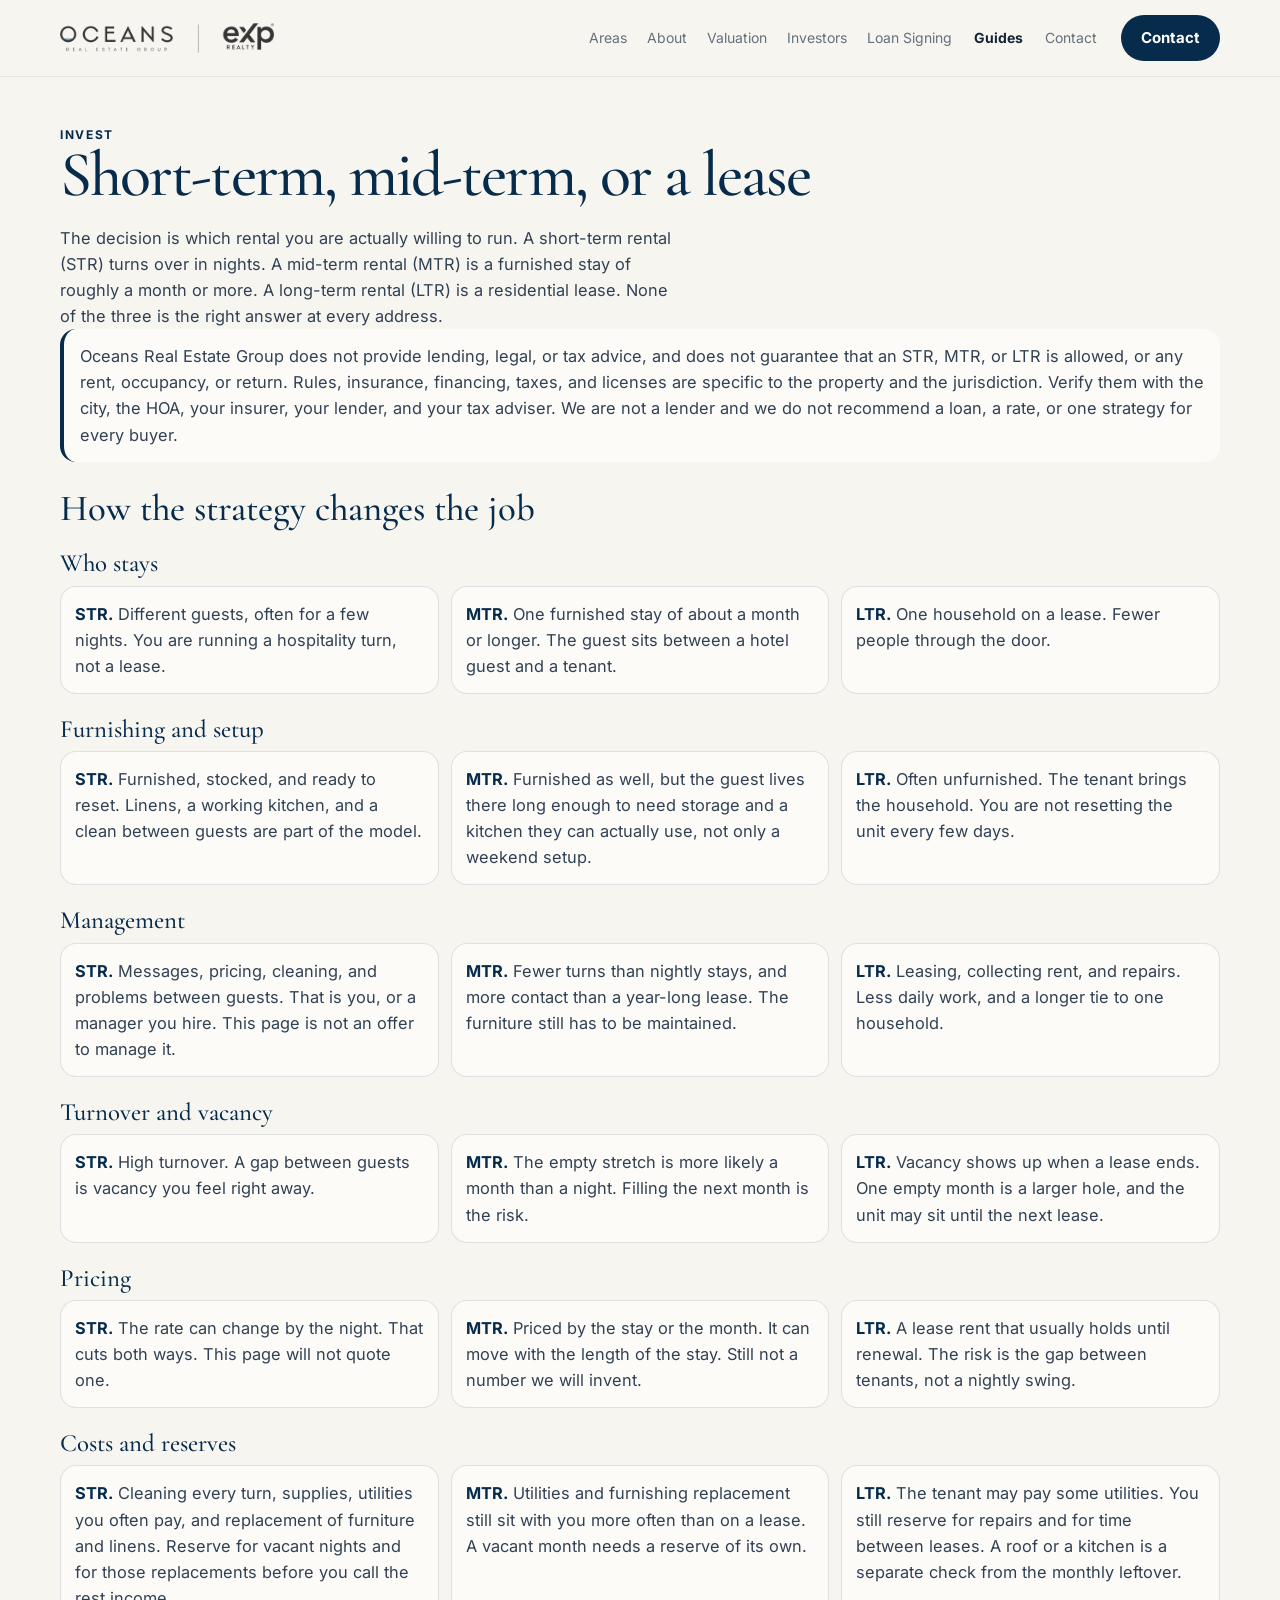
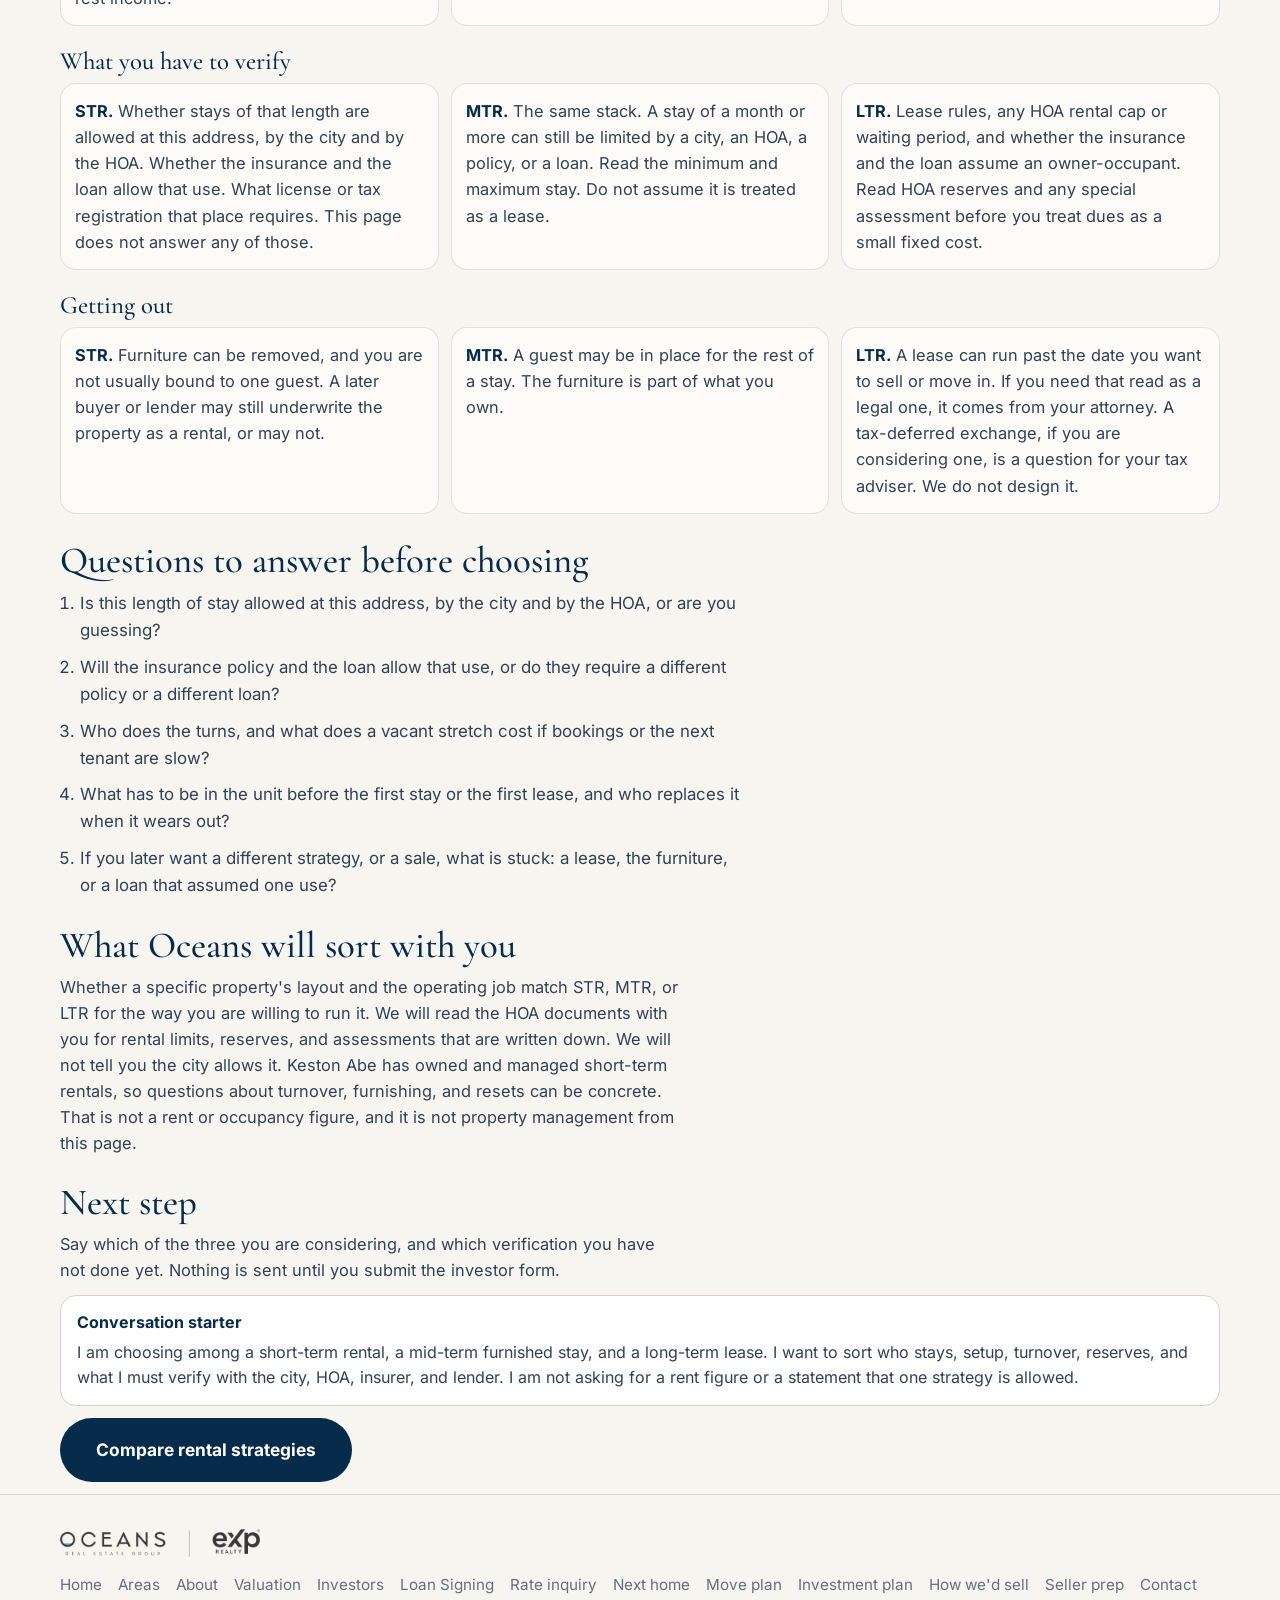
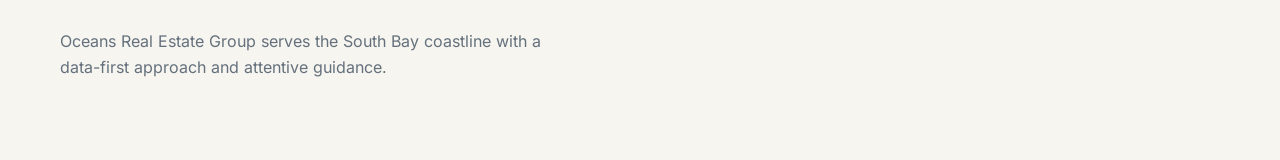
<file: investment-plan.html>
<!doctype html>
<html lang="en">
<head>
<meta charset="utf-8">
<meta name="viewport" content="width=device-width, initial-scale=1">
<title>Which Rental Strategy | Oceans Real Estate Group</title>
<meta name="description" content="Short-term, mid-term, or a long-term lease: who stays, what you furnish, turnover, reserves, and what to verify before you choose.">
<link rel="canonical" href="https://www.theoceans.com/investment-plan">
<meta property="og:type" content="website">
<meta property="og:site_name" content="Oceans Real Estate Group">
<meta property="og:title" content="Which Rental Strategy | Oceans Real Estate Group">
<meta property="og:description" content="Short-term, mid-term, or a long-term lease: who stays, what you furnish, turnover, reserves, and what to verify before you choose.">
<meta property="og:url" content="https://www.theoceans.com/investment-plan">
<meta property="og:image" content="https://www.theoceans.com/images/og-oceans.jpg">
<meta property="og:image:width" content="1200">
<meta property="og:image:height" content="630">
<meta property="og:image:alt" content="Oceans Real Estate Group">
<meta name="twitter:card" content="summary_large_image">
<meta name="twitter:title" content="Which Rental Strategy | Oceans Real Estate Group">
<meta name="twitter:description" content="Short-term, mid-term, or a long-term lease: who stays, what you furnish, turnover, reserves, and what to verify before you choose.">
<meta name="twitter:image" content="https://www.theoceans.com/images/og-oceans.jpg">
<link rel="icon" href="/favicon.ico" sizes="any">
<link rel="icon" type="image/png" sizes="32x32" href="/images/favicon-32.png">
<link rel="icon" type="image/png" sizes="16x16" href="/images/favicon-16.png">
<link rel="apple-touch-icon" sizes="180x180" href="/images/apple-touch-icon.png">
<link rel="preload" href="/fonts/cormorant-garamond.woff2" as="font" type="font/woff2" crossorigin>
<link rel="stylesheet" href="/styles/fonts.css">
<link rel="stylesheet" href="/styles/site.css">
<link rel="stylesheet" href="/styles/upgrades.css">
<script type="application/ld+json">
{
  "@context": "https://schema.org",
  "@graph": [
    {
      "@type": "RealEstateAgent",
      "@id": "https://www.theoceans.com/#organization",
      "name": "Oceans Real Estate Group",
      "url": "https://www.theoceans.com/",
      "email": "info@theoceans.com",
      "telephone": "+1-424-257-2021",
      "logo": "https://www.theoceans.com/images/brand-logo.png",
      "image": "https://www.theoceans.com/images/brand-logo.png",
      "description": "South Bay real estate group based in Hermosa Beach.",
      "areaServed": [
        {
          "@type": "City",
          "name": "Manhattan Beach"
        },
        {
          "@type": "City",
          "name": "Hermosa Beach"
        },
        {
          "@type": "City",
          "name": "Redondo Beach"
        },
        {
          "@type": "City",
          "name": "El Segundo"
        },
        {
          "@type": "City",
          "name": "Torrance"
        },
        {
          "@type": "City",
          "name": "Palos Verdes"
        }
      ],
      "parentOrganization": {
        "@type": "Organization",
        "name": "eXp Realty of Greater Los Angeles, Inc."
      },
      "employee": [
        {
          "@id": "https://www.theoceans.com/#keston-abe"
        },
        {
          "@id": "https://www.theoceans.com/#tracey-takeshita"
        }
      ]
    },
    {
      "@type": "RealEstateAgent",
      "@id": "https://www.theoceans.com/#keston-abe",
      "name": "Keston Abe",
      "url": "https://www.theoceans.com/#keston-abe",
      "email": "keston@theoceans.com",
      "telephone": "+1-424-257-2021",
      "image": "https://www.theoceans.com/images/keston-abe.jpg",
      "identifier": {
        "@type": "PropertyValue",
        "propertyID": "California DRE",
        "value": "02167533"
      },
      "worksFor": {
        "@id": "https://www.theoceans.com/#organization"
      }
    },
    {
      "@type": "RealEstateAgent",
      "@id": "https://www.theoceans.com/#tracey-takeshita",
      "name": "Tracey Takeshita",
      "url": "https://www.theoceans.com/#tracey-takeshita",
      "email": "tracey@theoceans.com",
      "telephone": "+1-424-254-1010",
      "image": "https://www.theoceans.com/images/tracey-takeshita.jpg",
      "identifier": {
        "@type": "PropertyValue",
        "propertyID": "California DRE",
        "value": "02087436"
      },
      "worksFor": {
        "@id": "https://www.theoceans.com/#organization"
      }
    },
    {
      "@type": "WebSite",
      "@id": "https://www.theoceans.com/#website",
      "url": "https://www.theoceans.com/",
      "name": "Oceans Real Estate Group",
      "publisher": {
        "@id": "https://www.theoceans.com/#organization"
      }
    },
    {
      "@type": "WebPage",
      "@id": "https://www.theoceans.com/investment-plan#webpage",
      "url": "https://www.theoceans.com/investment-plan",
      "name": "Which Rental Strategy | Oceans Real Estate Group",
      "description": "Short-term, mid-term, or a long-term lease: who stays, what you furnish, turnover, reserves, and what to verify before you choose.",
      "isPartOf": {
        "@id": "https://www.theoceans.com/#website"
      },
      "about": {
        "@id": "https://www.theoceans.com/#organization"
      },
      "primaryImageOfPage": "https://www.theoceans.com/images/hero-beach-golden-hour.jpg",
      "breadcrumb": {
        "@id": "https://www.theoceans.com/investment-plan#breadcrumb"
      }
    },
    {
      "@type": "BreadcrumbList",
      "@id": "https://www.theoceans.com/investment-plan#breadcrumb",
      "itemListElement": [
        {
          "@type": "ListItem",
          "position": 1,
          "name": "Home",
          "item": "https://www.theoceans.com/"
        },
        {
          "@type": "ListItem",
          "position": 2,
          "name": "Rental strategy",
          "item": "https://www.theoceans.com/investment-plan"
        }
      ]
    }
  ]
}
</script>
</head>
<body>
<a class="skip" href="#main">Skip to content</a>
<header class="site-header">
  <div class="container header-inner">
    <a class="brand" href="/" aria-label="Oceans Real Estate Group and eXp Realty"><div class="brand-mark"></div></a>
    <button class="nav-toggle" type="button" aria-expanded="false" aria-controls="site-nav">Menu</button>
    <nav class="header-links" id="site-nav" aria-label="Primary">
      <a href="/#areas">Areas</a>
      <a href="/#about">About</a>
      <a href="/valuation">Valuation</a>
      <a href="/investor">Investors</a>
      <a href="/loan-signing">Loan Signing</a>
      <details class="nav-guides">
        <summary>Guides</summary>
        <div class="nav-guides-panel">
          <a href="/next-home">Next coastal home</a>
          <a href="/move-plan">Selling and buying</a>
          <a href="/investment-plan">Buying an investment</a>
          <a href="/how-we-sell">How we'd sell</a>
          <a href="/seller-prep">Seller prep</a>
        </div>
      </details>
      <a href="/contact">Contact</a>
    </nav>
    <a class="header-cta" href="/contact">Contact</a>
  </div>
</header>
<main id="main">
  <section class="section page-hero">
    <div class="container">
      <p class="path-kicker">Invest</p>
      <h1 class="page-title">Short-term, mid-term, or a lease</h1>
      <p class="lede">The decision is which rental you are actually willing to run. A short-term rental (STR) turns over in nights. A mid-term rental (MTR) is a furnished stay of roughly a month or more. A long-term rental (LTR) is a residential lease. None of the three is the right answer at every address.</p>
      <p class="disclaimer">Oceans Real Estate Group does not provide lending, legal, or tax advice, and does not guarantee that an STR, MTR, or LTR is allowed, or any rent, occupancy, or return. Rules, insurance, financing, taxes, and licenses are specific to the property and the jurisdiction. Verify them with the city, the HOA, your insurer, your lender, and your tax adviser. We are not a lender and we do not recommend a loan, a rate, or one strategy for every buyer.</p>
      <h2 class="plain-heading">How the strategy changes the job</h2>
      <div class="compare-block">
        <h3 class="compare-label">Who stays</h3>
        <div class="compare-3">
          <p><b>STR.</b> Different guests, often for a few nights. You are running a hospitality turn, not a lease.</p>
          <p><b>MTR.</b> One furnished stay of about a month or longer. The guest sits between a hotel guest and a tenant.</p>
          <p><b>LTR.</b> One household on a lease. Fewer people through the door.</p>
        </div>
      </div>
      <div class="compare-block">
        <h3 class="compare-label">Furnishing and setup</h3>
        <div class="compare-3">
          <p><b>STR.</b> Furnished, stocked, and ready to reset. Linens, a working kitchen, and a clean between guests are part of the model.</p>
          <p><b>MTR.</b> Furnished as well, but the guest lives there long enough to need storage and a kitchen they can actually use, not only a weekend setup.</p>
          <p><b>LTR.</b> Often unfurnished. The tenant brings the household. You are not resetting the unit every few days.</p>
        </div>
      </div>
      <div class="compare-block">
        <h3 class="compare-label">Management</h3>
        <div class="compare-3">
          <p><b>STR.</b> Messages, pricing, cleaning, and problems between guests. That is you, or a manager you hire. This page is not an offer to manage it.</p>
          <p><b>MTR.</b> Fewer turns than nightly stays, and more contact than a year-long lease. The furniture still has to be maintained.</p>
          <p><b>LTR.</b> Leasing, collecting rent, and repairs. Less daily work, and a longer tie to one household.</p>
        </div>
      </div>
      <div class="compare-block">
        <h3 class="compare-label">Turnover and vacancy</h3>
        <div class="compare-3">
          <p><b>STR.</b> High turnover. A gap between guests is vacancy you feel right away.</p>
          <p><b>MTR.</b> The empty stretch is more likely a month than a night. Filling the next month is the risk.</p>
          <p><b>LTR.</b> Vacancy shows up when a lease ends. One empty month is a larger hole, and the unit may sit until the next lease.</p>
        </div>
      </div>
      <div class="compare-block">
        <h3 class="compare-label">Pricing</h3>
        <div class="compare-3">
          <p><b>STR.</b> The rate can change by the night. That cuts both ways. This page will not quote one.</p>
          <p><b>MTR.</b> Priced by the stay or the month. It can move with the length of the stay. Still not a number we will invent.</p>
          <p><b>LTR.</b> A lease rent that usually holds until renewal. The risk is the gap between tenants, not a nightly swing.</p>
        </div>
      </div>
      <div class="compare-block">
        <h3 class="compare-label">Costs and reserves</h3>
        <div class="compare-3">
          <p><b>STR.</b> Cleaning every turn, supplies, utilities you often pay, and replacement of furniture and linens. Reserve for vacant nights and for those replacements before you call the rest income.</p>
          <p><b>MTR.</b> Utilities and furnishing replacement still sit with you more often than on a lease. A vacant month needs a reserve of its own.</p>
          <p><b>LTR.</b> The tenant may pay some utilities. You still reserve for repairs and for time between leases. A roof or a kitchen is a separate check from the monthly leftover.</p>
        </div>
      </div>
      <div class="compare-block">
        <h3 class="compare-label">What you have to verify</h3>
        <div class="compare-3">
          <p><b>STR.</b> Whether stays of that length are allowed at this address, by the city and by the HOA. Whether the insurance and the loan allow that use. What license or tax registration that place requires. This page does not answer any of those.</p>
          <p><b>MTR.</b> The same stack. A stay of a month or more can still be limited by a city, an HOA, a policy, or a loan. Read the minimum and maximum stay. Do not assume it is treated as a lease.</p>
          <p><b>LTR.</b> Lease rules, any HOA rental cap or waiting period, and whether the insurance and the loan assume an owner-occupant. Read HOA reserves and any special assessment before you treat dues as a small fixed cost.</p>
        </div>
      </div>
      <div class="compare-block">
        <h3 class="compare-label">Getting out</h3>
        <div class="compare-3">
          <p><b>STR.</b> Furniture can be removed, and you are not usually bound to one guest. A later buyer or lender may still underwrite the property as a rental, or may not.</p>
          <p><b>MTR.</b> A guest may be in place for the rest of a stay. The furniture is part of what you own.</p>
          <p><b>LTR.</b> A lease can run past the date you want to sell or move in. If you need that read as a legal one, it comes from your attorney. A tax-deferred exchange, if you are considering one, is a question for your tax adviser. We do not design it.</p>
        </div>
      </div>
      <h2 class="plain-heading">Questions to answer before choosing</h2>
      <ol class="plain-steps">
        <li>Is this length of stay allowed at this address, by the city and by the HOA, or are you guessing?</li>
        <li>Will the insurance policy and the loan allow that use, or do they require a different policy or a different loan?</li>
        <li>Who does the turns, and what does a vacant stretch cost if bookings or the next tenant are slow?</li>
        <li>What has to be in the unit before the first stay or the first lease, and who replaces it when it wears out?</li>
        <li>If you later want a different strategy, or a sale, what is stuck: a lease, the furniture, or a loan that assumed one use?</li>
      </ol>
      <h2 class="plain-heading">What Oceans will sort with you</h2>
      <p class="lede">Whether a specific property's layout and the operating job match STR, MTR, or LTR for the way you are willing to run it. We will read the HOA documents with you for rental limits, reserves, and assessments that are written down. We will not tell you the city allows it. Keston Abe has owned and managed short-term rentals, so questions about turnover, furnishing, and resets can be concrete. That is not a rent or occupancy figure, and it is not property management from this page.</p>
      <h2 class="plain-heading">Next step</h2>
      <p class="lede">Say which of the three you are considering, and which verification you have not done yet. Nothing is sent until you submit the investor form.</p>
      <blockquote class="starter"><b>Conversation starter</b>I am choosing among a short-term rental, a mid-term furnished stay, and a long-term lease. I want to sort who stays, setup, turnover, reserves, and what I must verify with the city, HOA, insurer, and lender. I am not asking for a rent figure or a statement that one strategy is allowed.</blockquote>
      <p><a class="btn btn-primary" href="/investor?starter=investment">Compare rental strategies</a></p>
    </div>
  </section>
</main>
<footer class="footer">
  <div class="container footer-inner">
    <div class="footer-brand" role="img" aria-label="Oceans Real Estate Group and eXp Realty"></div>
    <nav class="footer-links" aria-label="Footer">
      <a href="/">Home</a>
      <a href="/#areas">Areas</a>
      <a href="/#about">About</a>
      <a href="/valuation">Valuation</a>
      <a href="/investor">Investors</a>
      <a href="/loan-signing">Loan Signing</a>
      <a href="/rate">Rate inquiry</a>
      <a href="/next-home">Next home</a>
      <a href="/move-plan">Move plan</a>
      <a href="/investment-plan">Investment plan</a>
      <a href="/how-we-sell">How we'd sell</a>
      <a href="/seller-prep">Seller prep</a>
      <a href="/contact">Contact</a>
    </nav>
    <p class="footer-copy">Oceans Real Estate Group serves the South Bay coastline with a data-first approach and attentive guidance.</p>
  </div>
</footer>
<script>
const FORM_ENDPOINT = 'https://formsubmit.app/f/q8vhg24vbb';
(function(){
  var header=document.querySelector('.site-header');
  var btn=document.querySelector('.nav-toggle');
  if(!header||!btn) return;
  btn.addEventListener('click',function(){
    var open=header.classList.toggle('nav-open');
    btn.setAttribute('aria-expanded', open ? 'true' : 'false');
    btn.textContent=open ? 'Close' : 'Menu';
  });
  header.querySelectorAll('.header-links a').forEach(function(a){
    a.addEventListener('click',function(){
      header.classList.remove('nav-open');
      btn.setAttribute('aria-expanded','false');
      btn.textContent='Menu';
    });
  });
})();
</script>

</body>
</html>
</file>
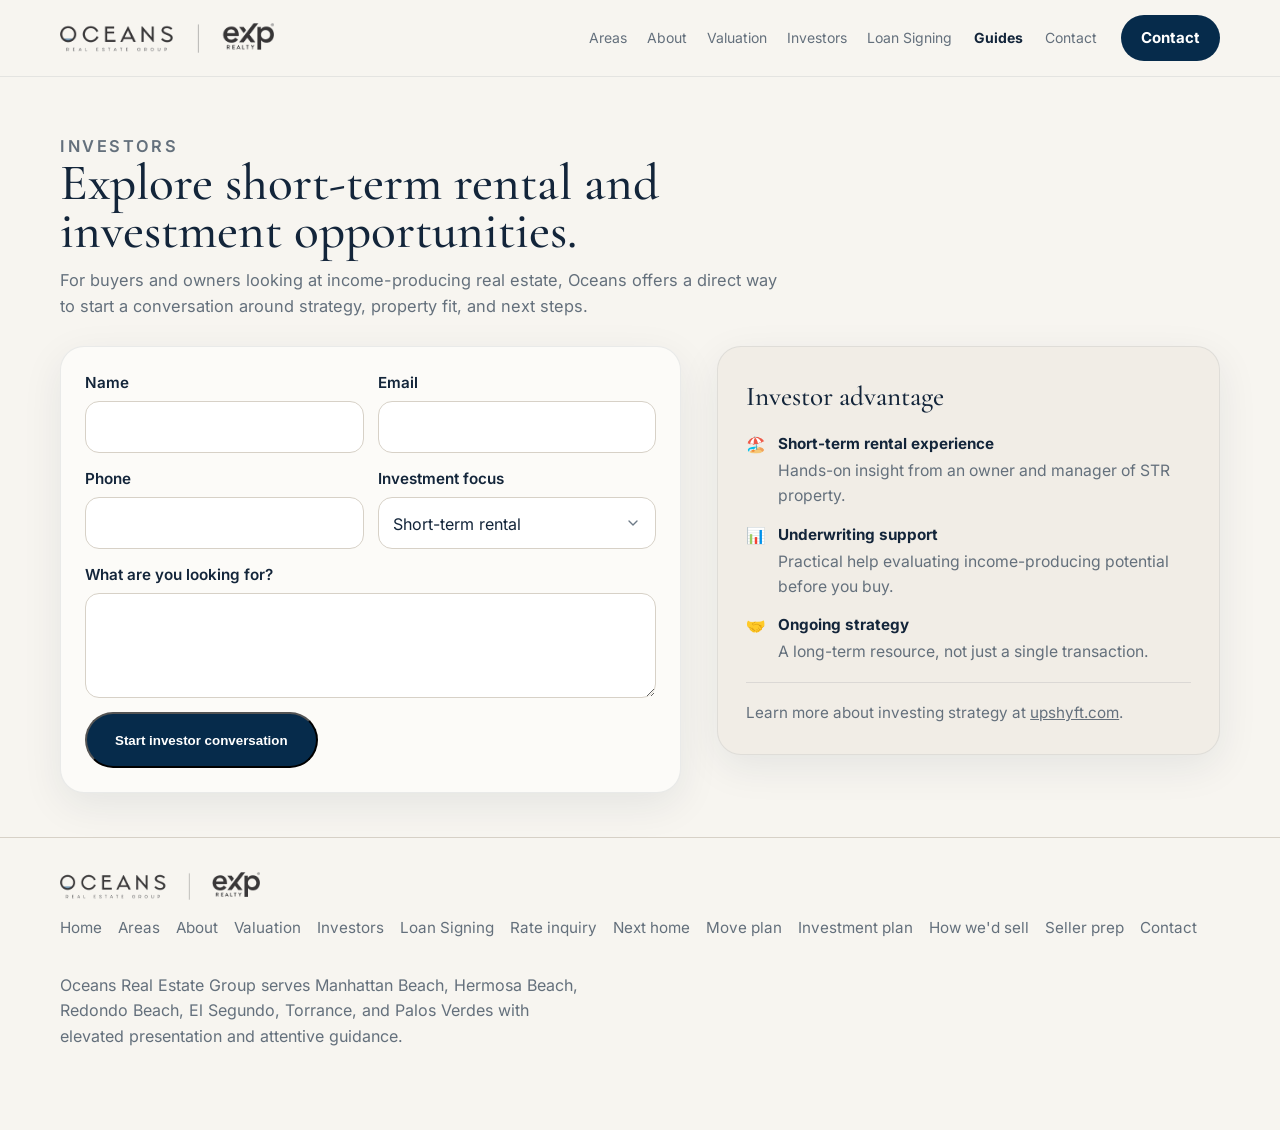
<file: investor.html>
<!doctype html>
<html lang="en" data-theme="light">
<head>
<meta charset="utf-8">
<meta name="viewport" content="width=device-width, initial-scale=1">
<title>Investors | Oceans Real Estate Group</title>
<meta name="description" content="Talk with Oceans Real Estate Group about short-term rentals and income-producing real estate strategy in the South Bay.">
<link rel="canonical" href="https://www.theoceans.com/investor">
<meta property="og:type" content="website">
<meta property="og:site_name" content="Oceans Real Estate Group">
<meta property="og:title" content="Investors | Oceans Real Estate Group">
<meta property="og:description" content="Talk with Oceans Real Estate Group about short-term rentals and income-producing real estate strategy in the South Bay.">
<meta property="og:url" content="https://www.theoceans.com/investor">
<meta property="og:image" content="https://www.theoceans.com/images/og-oceans.jpg">
<meta property="og:image:width" content="1200">
<meta property="og:image:height" content="630">
<meta property="og:image:alt" content="Oceans Real Estate Group">
<meta name="twitter:card" content="summary_large_image">
<meta name="twitter:title" content="Investors | Oceans Real Estate Group">
<meta name="twitter:description" content="Talk with Oceans Real Estate Group about short-term rentals and income-producing real estate strategy in the South Bay.">
<meta name="twitter:image" content="https://www.theoceans.com/images/og-oceans.jpg">
<link rel="icon" href="/favicon.ico" sizes="any">
<link rel="icon" type="image/png" sizes="32x32" href="/images/favicon-32.png">
<link rel="icon" type="image/png" sizes="16x16" href="/images/favicon-16.png">
<link rel="apple-touch-icon" sizes="180x180" href="/images/apple-touch-icon.png">
<link rel="preload" href="/fonts/cormorant-garamond.woff2" as="font" type="font/woff2" crossorigin>
<link rel="stylesheet" href="/styles/fonts.css">
<style>
:root{--bg:#f7f5f0;--surface:#fcfbf8;--surface-2:#f1ede6;--line:#d7d1c7;--text:#13253a;--muted:#64707c;--accent:#062b4b;--gold:#826d47;--radius-lg:28px;--radius-xl:36px;--shadow:0 12px 40px rgba(19,37,58,.08);--content:1160px}
*,:before,:after{box-sizing:border-box}html,body{margin:0;padding:0}body{font-family:Inter,system-ui,sans-serif;background:var(--bg);color:var(--text);line-height:1.6}img{display:block;max-width:100%;height:auto}a{color:inherit}
.container{width:min(var(--content),calc(100vw - 32px));margin:0 auto}
.skip{position:absolute;left:-9999px}.skip:focus{left:16px;top:16px;background:#fff;padding:10px 14px;border-radius:999px;z-index:999}
.site-header{position:sticky;top:0;z-index:30;background:rgba(247,245,240,.92);backdrop-filter:blur(14px);border-bottom:1px solid rgba(19,37,58,.08)}
.header-inner{min-height:76px;display:flex;align-items:center;justify-content:space-between;gap:24px}
.brand{display:flex;align-items:center;min-width:0;flex:1}
.brand-mark{width:min(620px,94vw);height:30px;background-size:auto 30px;background:url('/images/brand-logo.png') left center/contain no-repeat}
.header-links{display:flex;gap:20px;align-items:center;color:var(--muted);font-size:14px}
.header-links a{text-decoration:none}
.header-cta{display:inline-flex;align-items:center;justify-content:center;min-height:46px;padding:0 20px;border-radius:999px;background:var(--accent);color:#fff;text-decoration:none;font-weight:700;font-size:15px;white-space:nowrap}
.hero{padding:56px 0 40px}
.hero-grid{display:grid;grid-template-columns:minmax(0,1.02fr) minmax(360px,.98fr);gap:42px;align-items:center}
.eyebrow{margin:0 0 14px;color:var(--gold);text-transform:uppercase;letter-spacing:.18em;font-size:12px;font-weight:600}
h1{margin:0 0 18px;font-family:'Cormorant Garamond',serif;font-weight:500;font-size:clamp(3.4rem,6vw,6.6rem);line-height:.94;letter-spacing:-.035em;max-width:9.2ch}
.lede{margin:0 0 30px;color:var(--muted);font-size:clamp(1.02rem,1.3vw,1.2rem);max-width:34ch}
.cta-row{display:flex;gap:14px;flex-wrap:wrap}.btn{display:inline-flex;align-items:center;justify-content:center;min-height:56px;padding:0 28px;border-radius:999px;text-decoration:none;font-weight:700}.btn-primary{background:var(--accent);color:#fff}.btn-secondary{border:1px solid var(--line);background:var(--surface);color:var(--text)}
.hero-panel{width:100%;background:linear-gradient(180deg,#eef2f5,#d8e1e8);border-radius:var(--radius-xl);overflow:hidden;box-shadow:var(--shadow);aspect-ratio:3/2}
.hero-panel img{width:100%;height:100%;object-fit:cover}
.section{padding:44px 0;border-top:1px solid var(--line)}
.section-intro{max-width:720px;margin-bottom:26px}.section-label{margin:0 0 10px;color:var(--gold);text-transform:uppercase;letter-spacing:.16em;font-size:12px;font-weight:600}
.section h2{margin:0 0 12px;font-family:'Cormorant Garamond',serif;font-size:clamp(2.4rem,4vw,3.8rem);line-height:.94;font-weight:500}.section p{margin:0;color:var(--muted);font-size:1.02rem}
select{width:100%;max-width:100%;min-height:52px;height:52px;padding:0 14px;font-family:inherit;font-size:1rem;color:var(--text);border:1px solid var(--line);border-radius:14px;background:#fff;-webkit-appearance:none;-moz-appearance:none;appearance:none;background-image:url('data:image/svg+xml;utf8,<svg xmlns=%22http://www.w3.org/2000/svg%22 viewBox=%220 0 24 24%22 fill=%22none%22 stroke=%22%236d7a87%22 stroke-width=%222%22 stroke-linecap=%22round%22 stroke-linejoin=%22round%22><polyline points=%226 9 12 15 18 9%22/></svg>');background-repeat:no-repeat;background-position:right 14px center;background-size:16px;padding-right:40px;line-height:52px;box-sizing:border-box}
.cards{display:grid;grid-template-columns:repeat(3,minmax(0,1fr));gap:18px;margin-top:24px}.card{background:var(--surface);border:1px solid rgba(19,37,58,.08);border-radius:24px;padding:24px;box-shadow:var(--shadow)}.card h3{margin:0 0 8px;font-size:1rem}.card p{font-size:.98rem}
.team-grid{display:flex;flex-direction:column;gap:24px;margin-top:28px}.team-member{display:grid;grid-template-columns:280px minmax(0,1fr);gap:40px;background:var(--surface);border:1px solid rgba(19,37,58,.09);border-radius:34px;box-shadow:var(--shadow);padding:36px}.team-photo{width:100%}.team-photo img{width:100%;aspect-ratio:3/4;object-fit:cover;object-position:center top;border-radius:20px;border:1px solid rgba(19,37,58,.08);background:#dbe3ea;display:block}.team-info{min-width:0;display:flex;flex-direction:column;justify-content:center}.team-contact{margin:0 0 12px;color:var(--muted);font-size:.98rem}.bio-kicker{margin:0 0 10px;font-size:12px;letter-spacing:.16em;text-transform:uppercase;color:var(--gold);font-weight:700}.team-card-name{margin:0 0 12px!important;font-family:'Cormorant Garamond',serif!important;font-size:40px!important;line-height:.98!important;font-weight:500!important}.team-info p{margin:0 0 12px;color:var(--muted);font-size:1.02rem;max-width:78ch}
.footer{padding:34px 0 64px;border-top:1px solid var(--line)}
.footer-inner{display:flex;flex-direction:column;gap:16px;align-items:flex-start}
.footer-brand{width:min(320px,60vw);height:28px;background:url('/images/brand-logo.png') left center/contain no-repeat;opacity:.98}
.footer-copy{max-width:52ch;color:var(--muted);font-size:1rem}
.contact-grid{display:grid;grid-template-columns:minmax(0,1.05fr) minmax(320px,.85fr);gap:36px;align-items:start}
.contact-aside{background:var(--surface-2);border:1px solid rgba(19,37,58,.08);border-radius:24px;padding:28px;box-shadow:var(--shadow)}
.contact-aside h3{margin:0 0 14px;font-family:'Cormorant Garamond',serif;font-size:1.7rem;font-weight:500}
.contact-aside ul{margin:0;padding:0;list-style:none;display:grid;gap:14px}
.contact-aside li{display:flex;gap:12px;align-items:flex-start;color:var(--muted);font-size:.98rem}
.contact-aside li b{color:var(--text);display:block;font-size:.95rem;margin-bottom:2px}
.contact-aside .aside-divider{margin:18px 0;border-top:1px solid rgba(19,37,58,.1)}
@media (max-width:900px){.contact-grid{grid-template-columns:1fr}}
@media (max-width:900px){.header-inner{min-height:66px}.header-links{display:none}.brand-mark{width:min(620px,94vw);height:26px;background-size:auto 26px}.hero{padding:30px 0 24px}.hero-grid,.cards,.team-member{grid-template-columns:1fr}.hero-copy{max-width:none}.eyebrow{margin-bottom:12px;font-size:11px}.hero-copy h1{font-size:clamp(2.9rem,12vw,4.5rem);line-height:.96;max-width:11ch;letter-spacing:-.03em;text-wrap:balance}.lede{font-size:1rem;max-width:24ch}.cta-row{gap:12px}.btn{min-height:54px;padding:0 24px}.hero-panel{aspect-ratio:4/3}.team-member{padding:22px;gap:18px}.team-photo img{aspect-ratio:4/3;max-width:220px;margin:0 auto}.team-card-name{font-size:34px!important}.footer-brand{width:min(280px,72vw);height:24px}form div[style*="grid-template-columns:repeat(2,minmax(0,1fr))"],form div[style*="grid-template-columns:repeat(3,minmax(0,1fr))"]{grid-template-columns:1fr !important}}

.brand{text-decoration:none}
.nav-toggle{display:none}
.footer-links{display:flex;flex-wrap:wrap;gap:8px 16px}
.footer-links a{color:var(--muted);font-size:.95rem;text-decoration:none}
@media (max-width:900px){
  .header-inner{gap:10px}
  .brand-mark{width:100%;max-width:100%;height:26px;background-size:contain;background-repeat:no-repeat;background-position:left center}
  .nav-toggle{display:inline-flex;align-items:center;justify-content:center;min-height:46px;padding:0 14px;border-radius:999px;border:1px solid var(--line);background:#fff;color:var(--text);font:700 14px/1 Inter,system-ui,sans-serif;cursor:pointer}
  .site-header .header-links{position:absolute;left:0;right:0;top:100%;display:none;flex-direction:column;align-items:stretch;gap:0;padding:4px 16px 12px;background:rgba(247,245,240,.98);border-bottom:1px solid rgba(19,37,58,.08);z-index:40}
  .site-header.nav-open .header-links{display:flex}
  .site-header .header-links a{padding:12px 2px;font-size:16px;color:var(--text)}
}
</style>
<link rel="stylesheet" href="/styles/upgrades.css">

<script type="application/ld+json">
{
  "@context": "https://schema.org",
  "@graph": [
    {
      "@type": "RealEstateAgent",
      "@id": "https://www.theoceans.com/#organization",
      "name": "Oceans Real Estate Group",
      "url": "https://www.theoceans.com/",
      "email": "info@theoceans.com",
      "telephone": "+1-424-257-2021",
      "logo": "https://www.theoceans.com/images/brand-logo.png",
      "image": "https://www.theoceans.com/images/brand-logo.png",
      "description": "South Bay real estate group based in Hermosa Beach.",
      "areaServed": [
        {
          "@type": "City",
          "name": "Manhattan Beach"
        },
        {
          "@type": "City",
          "name": "Hermosa Beach"
        },
        {
          "@type": "City",
          "name": "Redondo Beach"
        },
        {
          "@type": "City",
          "name": "El Segundo"
        },
        {
          "@type": "City",
          "name": "Torrance"
        },
        {
          "@type": "City",
          "name": "Palos Verdes"
        }
      ],
      "parentOrganization": {
        "@type": "Organization",
        "name": "eXp Realty of Greater Los Angeles, Inc."
      },
      "employee": [
        {
          "@id": "https://www.theoceans.com/#keston-abe"
        },
        {
          "@id": "https://www.theoceans.com/#tracey-takeshita"
        }
      ]
    },
    {
      "@type": "RealEstateAgent",
      "@id": "https://www.theoceans.com/#keston-abe",
      "name": "Keston Abe",
      "url": "https://www.theoceans.com/#keston-abe",
      "email": "keston@theoceans.com",
      "telephone": "+1-424-257-2021",
      "image": "https://www.theoceans.com/images/keston-abe.jpg",
      "identifier": {
        "@type": "PropertyValue",
        "propertyID": "California DRE",
        "value": "02167533"
      },
      "worksFor": {
        "@id": "https://www.theoceans.com/#organization"
      }
    },
    {
      "@type": "RealEstateAgent",
      "@id": "https://www.theoceans.com/#tracey-takeshita",
      "name": "Tracey Takeshita",
      "url": "https://www.theoceans.com/#tracey-takeshita",
      "email": "tracey@theoceans.com",
      "telephone": "+1-424-254-1010",
      "image": "https://www.theoceans.com/images/tracey-takeshita.jpg",
      "identifier": {
        "@type": "PropertyValue",
        "propertyID": "California DRE",
        "value": "02087436"
      },
      "worksFor": {
        "@id": "https://www.theoceans.com/#organization"
      }
    },
    {
      "@type": "WebSite",
      "@id": "https://www.theoceans.com/#website",
      "url": "https://www.theoceans.com/",
      "name": "Oceans Real Estate Group",
      "publisher": {
        "@id": "https://www.theoceans.com/#organization"
      }
    },
    {
      "@type": "WebPage",
      "@id": "https://www.theoceans.com/investor#webpage",
      "url": "https://www.theoceans.com/investor",
      "name": "Investors | Oceans Real Estate Group",
      "description": "Talk with Oceans Real Estate Group about short-term rentals and income-producing real estate strategy in the South Bay.",
      "isPartOf": {
        "@id": "https://www.theoceans.com/#website"
      },
      "about": {
        "@id": "https://www.theoceans.com/#organization"
      },
      "primaryImageOfPage": "https://www.theoceans.com/images/hero-manhattan-pier-desktop.jpg",
      "breadcrumb": {
        "@id": "https://www.theoceans.com/investor#breadcrumb"
      }
    },
    {
      "@type": "BreadcrumbList",
      "@id": "https://www.theoceans.com/investor#breadcrumb",
      "itemListElement": [
        {
          "@type": "ListItem",
          "position": 1,
          "name": "Home",
          "item": "https://www.theoceans.com/"
        },
        {
          "@type": "ListItem",
          "position": 2,
          "name": "Investors",
          "item": "https://www.theoceans.com/investor"
        }
      ]
    }
  ]
}
</script>
</head>
<body>
<a class="skip" href="#main">Skip to content</a>
<header class="site-header">
  <div class="container header-inner">
    <a class="brand" href="/" aria-label="Oceans Real Estate Group and eXp Realty"><div class="brand-mark"></div></a>
    <button class="nav-toggle" type="button" aria-expanded="false" aria-controls="site-nav">Menu</button>
    <nav class="header-links" id="site-nav" aria-label="Primary">
      <a href="/#areas">Areas</a>
      <a href="/#about">About</a>
      <a href="/valuation">Valuation</a>
      <a href="/investor">Investors</a>
      <a href="/loan-signing">Loan Signing</a>
      <details class="nav-guides">
        <summary>Guides</summary>
        <div class="nav-guides-panel">
          <a href="/next-home">Next coastal home</a>
          <a href="/move-plan">Selling and buying</a>
          <a href="/investment-plan">Buying an investment</a>
          <a href="/how-we-sell">How we'd sell</a>
          <a href="/seller-prep">Seller prep</a>
        </div>
      </details>
      <a href="/contact">Contact</a>
    </nav>
    <a class="header-cta" href="/contact">Contact</a>
  </div>
</header>
<main id="main">
  <section class="section" id="investor" style="border-top:none;padding-top:56px">
    <div class="container">
      <div class="section-intro">
        <p class="section-label">Investors</p>
        <h2>Explore short-term rental and investment opportunities.</h2>
        <p>For buyers and owners looking at income-producing real estate, Oceans offers a direct way to start a conversation around strategy, property fit, and next steps.</p>
      </div>
      <div class="contact-grid">
      <form data-lead-form="investor" style="margin:0;background:var(--surface);border:1px solid rgba(19,37,58,.08);border-radius:24px;padding:24px;box-shadow:var(--shadow);display:grid;gap:14px">
        <div aria-hidden="true" style="position:absolute;left:-10000px;top:auto;width:1px;height:1px;overflow:hidden"><label>Leave this field empty<input type="text" name="company_website" tabindex="-1" autocomplete="off" value=""></label></div>
        <div style="display:grid;grid-template-columns:repeat(2,minmax(0,1fr));gap:14px">
          <label style="display:grid;gap:6px;color:var(--text);font-weight:600;font-size:.95rem">Name<input type="text" name="Investor name" required style="min-height:52px;padding:0 14px;border:1px solid var(--line);border-radius:14px;background:#fff"></label>
          <label style="display:grid;gap:6px;color:var(--text);font-weight:600;font-size:.95rem">Email<input type="email" name="Investor email" required style="min-height:52px;padding:0 14px;border:1px solid var(--line);border-radius:14px;background:#fff"></label>
        </div>
        <div style="display:grid;grid-template-columns:repeat(2,minmax(0,1fr));gap:14px">
          <label style="display:grid;gap:6px;color:var(--text);font-weight:600;font-size:.95rem">Phone<input type="tel" name="Investor phone" style="min-height:52px;padding:0 14px;border:1px solid var(--line);border-radius:14px;background:#fff"></label>
          <label style="display:grid;gap:6px;color:var(--text);font-weight:600;font-size:.95rem">Investment focus<select name="Investment focus"><option>Short-term rental</option><option>Long-term rental</option><option>Primary home with income potential</option><option>General investment strategy</option></select></label>
        </div>
        <label style="display:grid;gap:6px;color:var(--text);font-weight:600;font-size:.95rem">What are you looking for?<textarea name="Investor goals" rows="5" required style="padding:14px;border:1px solid var(--line);border-radius:14px;background:#fff;resize:vertical"></textarea></label>
        <button class="btn btn-primary" type="submit" style="width:max-content">Start investor conversation</button>
        <p class="form-success" style="display:none;margin:4px 0 0;color:#24543a;font-weight:600">Thank you — your investor inquiry has been received. We will be in touch soon.</p>
        <p class="form-error" role="alert" style="display:none;margin:4px 0 0;color:#8f2d2e;font-weight:600">Something went wrong sending your message. Please try again, or email us directly.</p>
      </form>
      <aside class="contact-aside">
        <h3>Investor advantage</h3>
        <ul>
          <li><span>🏖️</span><div><b>Short-term rental experience</b>Hands-on insight from an owner and manager of STR property.</div></li>
          <li><span>📊</span><div><b>Underwriting support</b>Practical help evaluating income-producing potential before you buy.</div></li>
          <li><span>🤝</span><div><b>Ongoing strategy</b>A long-term resource, not just a single transaction.</div></li>
        </ul>
        <div class="aside-divider"></div>
        <p style="margin:0;color:var(--muted);font-size:.95rem">Learn more about investing strategy at <a href="https://upshyft.com" target="_blank" rel="noopener noreferrer">upshyft.com</a>.</p>
      </aside>
      </div>
    </div>
  </section>
</main>
<footer class="footer">
  <div class="container footer-inner">
    <div class="footer-brand" role="img" aria-label="Oceans Real Estate Group and eXp Realty"></div>
    <nav class="footer-links" aria-label="Footer">
      <a href="/">Home</a>
      <a href="/#areas">Areas</a>
      <a href="/#about">About</a>
      <a href="/valuation">Valuation</a>
      <a href="/investor">Investors</a>
      <a href="/loan-signing">Loan Signing</a>
      <a href="/rate">Rate inquiry</a>
      <a href="/next-home">Next home</a>
      <a href="/move-plan">Move plan</a>
      <a href="/investment-plan">Investment plan</a>
      <a href="/how-we-sell">How we'd sell</a>
      <a href="/seller-prep">Seller prep</a>
      <a href="/contact">Contact</a>
    </nav>
    <p class="footer-copy">Oceans Real Estate Group serves Manhattan Beach, Hermosa Beach, Redondo Beach, El Segundo, Torrance, and Palos Verdes with elevated presentation and attentive guidance.</p>
  </div>
</footer>


<script>
(function(){
  // Leads are emailed through FormSubmit.
  const FORM_ENDPOINT = 'https://formsubmit.app/f/q8vhg24vbb';
  const FORM_SUBJECTS = {
    contact: 'New Oceans Contact lead',
    valuation: 'New Oceans Home Valuation lead',
    investor: 'New Oceans Investor lead',
    'loan-signing': 'New Oceans Loan Signing lead',
    rate: 'New Oceans Rate Page lead'
  };


  // Spam protection (client-side only; real visitors see no change).
  const LOADED_AT = Date.now();
  const MIN_FILL_MS = 3000;
  const HONEYPOT = 'company_website';
  function looksLikeJunkName(name){
    return name.split(/\s+/).some(t => {
      const w = t.toLowerCase().replace(/[^a-z]/g,'');
      if(w.length >= 5 && !/[aeiouy]/.test(w)) return true;   // e.g. "Lmxks"
      return /[^aeiouy]{6,}/.test(w);                           // e.g. "Hwznlxds"
    });
  }
  function looksLikeDotTrickGmail(email){
    const m = email.toLowerCase().match(/^([^@]+)@(gmail|googlemail)\.com$/);
    if(!m) return false;
    const parts = m[1].split('.');
    return parts.length >= 4 && parts.filter(p => p.length <= 2).length >= 2; // e.g. "hej.u.qa.be.5.5.0"
  }
  function showSuccess(form){
    const error = form.querySelector('.form-error');
    if(error) error.style.display = 'none';
    form.reset();
    const success = form.querySelector('.form-success');
    if(success){ success.style.display = 'block'; setTimeout(()=>{ success.style.display = 'none'; }, 6000); success.scrollIntoView({behavior:'smooth', block:'nearest'}); }
  }
  function showError(form){
    const success = form.querySelector('.form-success');
    if(success) success.style.display = 'none';
    const error = form.querySelector('.form-error');
    if(error){ error.style.display = 'block'; error.scrollIntoView({behavior:'smooth', block:'nearest'}); }
  }

  document.querySelectorAll('form[data-lead-form]').forEach(form => {
    form.addEventListener('submit', (e)=>{
      e.preventDefault();
      const fd = new FormData(form);
      const trap = (fd.get(HONEYPOT) || '').toString().trim();
      fd.delete(HONEYPOT);
      const source = form.getAttribute('data-lead-form') || 'general';
      const first = (fd.get('First name') || '').toString().trim();
      const last = (fd.get('Last name') || '').toString().trim();
      const name = (fd.get('Name') || [first,last].filter(Boolean).join(' ') || fd.get('Valuation name') || fd.get('Investor name') || '').toString().trim();
      const email = (fd.get('Email') || fd.get('Valuation email') || fd.get('Investor email') || '').toString().trim();
      const phone = (fd.get('Phone') || fd.get('Investor phone') || '').toString().trim();
      const details = Array.from(fd.entries()).filter(([k]) => !['First name','Last name','Name','Valuation name','Investor name','Email','Valuation email','Investor email','Phone','Investor phone'].includes(k)).map(([k,v]) => `${k}: ${v}`).join(' | ');
      const message = (fd.get('Message') || fd.get('Notes') || fd.get('Investor goals') || fd.get('Valuation notes') || '').toString().trim();
      if(trap || Date.now() - LOADED_AT < MIN_FILL_MS || looksLikeJunkName(name) || looksLikeDotTrickGmail(email)){ showSuccess(form); return; }
      const payload = { source, form_type:source, name, first_name:first, last_name:last, email, phone, message, details, submittedAt:new Date().toISOString(), page: location.href, _subject: FORM_SUBJECTS[source] || 'New Oceans lead', _replyto: email };

      const submitBtn = form.querySelector('button[type="submit"]');
      if(submitBtn){ submitBtn.disabled = true; }

      fetch(FORM_ENDPOINT, {
        method: 'POST',
        headers: { 'Content-Type': 'application/json', 'Accept': 'application/json' },
        body: JSON.stringify(payload)
      }).then(async (res) => {
        let data = null;
        try { data = await res.json(); } catch (err) { data = null; }
        // FormSubmit success is { ok: true, id, message }; errors are { ok: false, error: { code, message } }.
        if(!res.ok || !data || data.ok !== true) throw new Error('submit failed');
        showSuccess(form);
      }).catch(()=>{
        showError(form);
      }).finally(()=>{
        if(submitBtn){ submitBtn.disabled = false; }
      });
    });
  });
})();
</script>


<script>
(function(){
  var header=document.querySelector('.site-header');
  var btn=document.querySelector('.nav-toggle');
  if(!header||!btn) return;
  btn.addEventListener('click',function(){
    var open=header.classList.toggle('nav-open');
    btn.setAttribute('aria-expanded', open ? 'true' : 'false');
    btn.textContent=open ? 'Close' : 'Menu';
  });
  header.querySelectorAll('.header-links a').forEach(function(a){
    a.addEventListener('click',function(){
      header.classList.remove('nav-open');
      btn.setAttribute('aria-expanded','false');
      btn.textContent='Menu';
    });
  });
})();
</script>

<script>
(function(){
  var starters = {"investment": "I am choosing among a short-term rental, a mid-term furnished stay, and a long-term lease. I want to sort who stays, setup, turnover, reserves, and what I must verify with the city, HOA, insurer, and lender. I am not asking for a rent figure or a statement that one strategy is allowed."};
  var key = "";
  try { key = new URLSearchParams(location.search).get("starter") || ""; } catch (e) {}
  var text = starters[key];
  if (!text) return;
  var field = document.querySelector("textarea[name=\"Investor goals\"]");
  if (field && !String(field.value || "").trim()) field.value = text;
})();
</script>

</body>
</html>
</file>
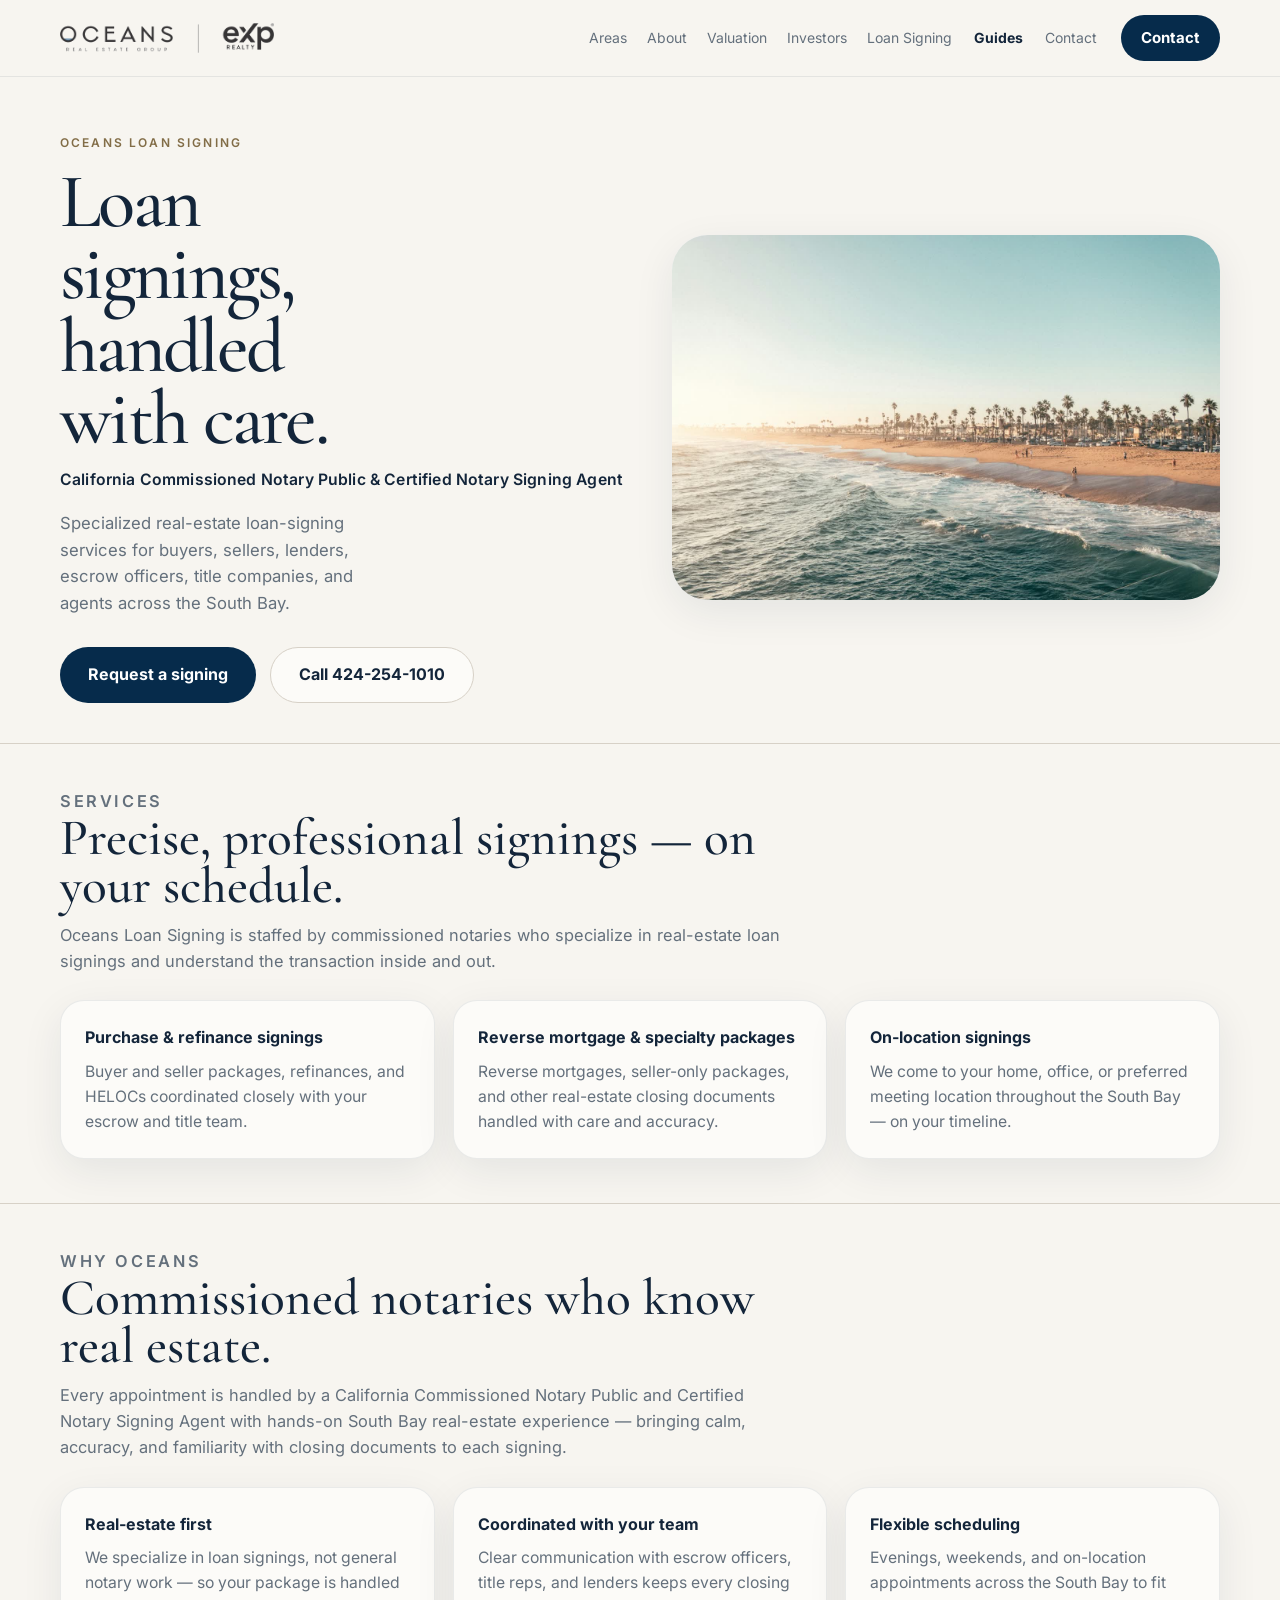
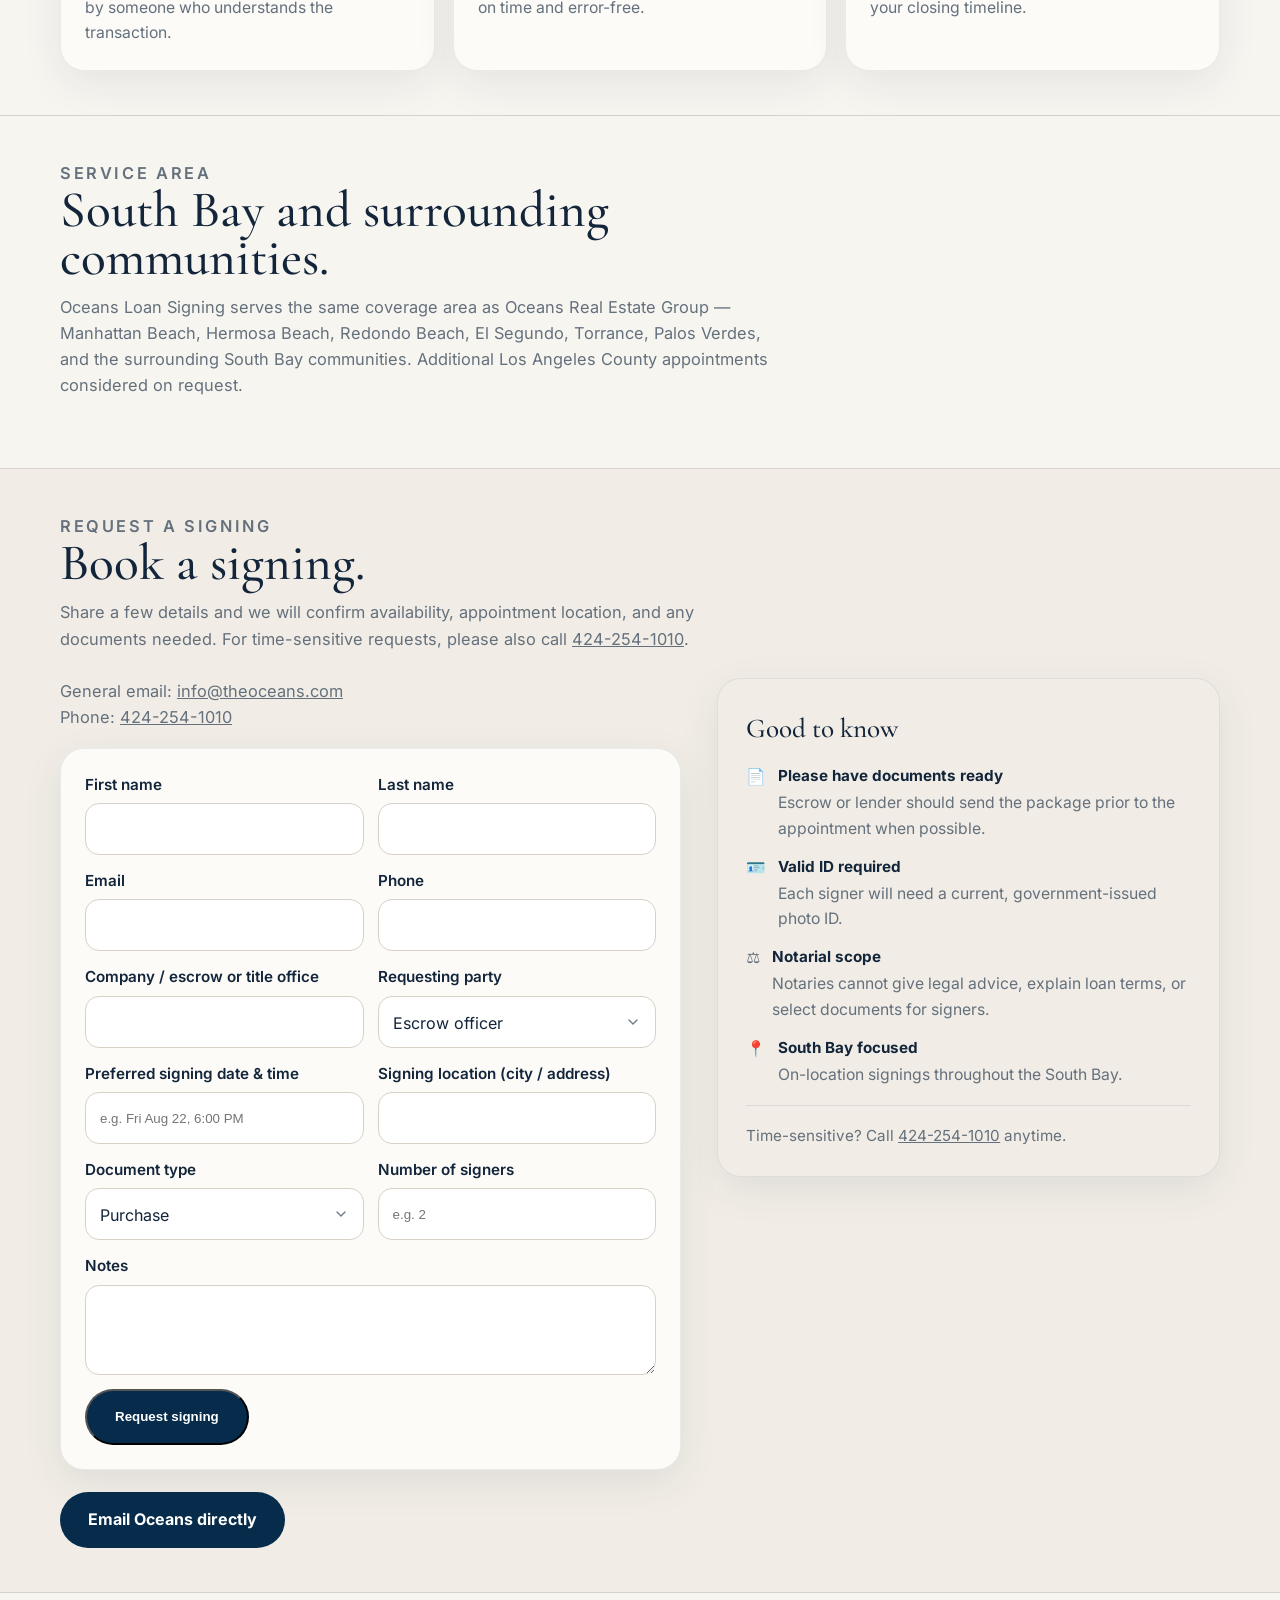
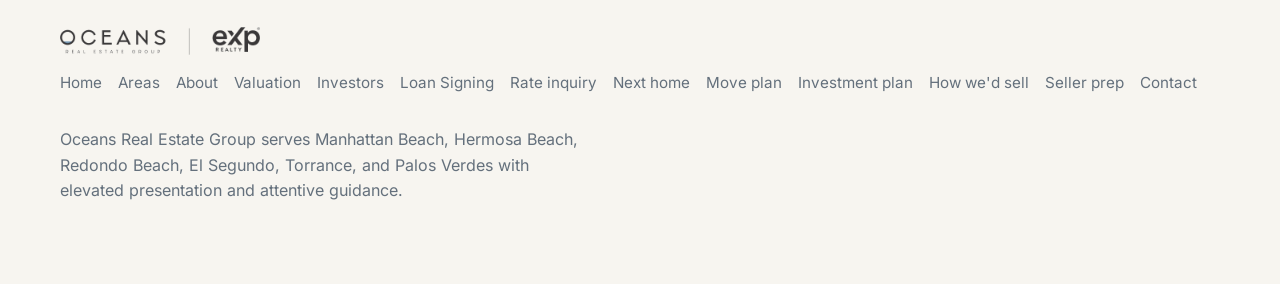
<file: loan-signing.html>
<!doctype html>
<html lang="en" data-theme="light">
<head>
<meta charset="utf-8">
<meta name="viewport" content="width=device-width, initial-scale=1">
<title>Loan Signing | Oceans Loan Signing</title>
<meta name="description" content="Oceans Loan Signing handles real-estate loan signings for buyers, sellers, lenders, escrow, title, and agents across the South Bay. Call 424-254-1010.">
<link rel="canonical" href="https://www.theoceans.com/loan-signing">
<meta property="og:type" content="website">
<meta property="og:site_name" content="Oceans Real Estate Group">
<meta property="og:title" content="Loan Signing | Oceans Loan Signing">
<meta property="og:description" content="Oceans Loan Signing handles real-estate loan signings for buyers, sellers, lenders, escrow, title, and agents across the South Bay. Call 424-254-1010.">
<meta property="og:url" content="https://www.theoceans.com/loan-signing">
<meta property="og:image" content="https://www.theoceans.com/images/og-oceans.jpg">
<meta property="og:image:width" content="1200">
<meta property="og:image:height" content="630">
<meta property="og:image:alt" content="Oceans Real Estate Group">
<meta name="twitter:card" content="summary_large_image">
<meta name="twitter:title" content="Loan Signing | Oceans Loan Signing">
<meta name="twitter:description" content="Oceans Loan Signing handles real-estate loan signings for buyers, sellers, lenders, escrow, title, and agents across the South Bay. Call 424-254-1010.">
<meta name="twitter:image" content="https://www.theoceans.com/images/og-oceans.jpg">
<link rel="icon" href="/favicon.ico" sizes="any">
<link rel="icon" type="image/png" sizes="32x32" href="/images/favicon-32.png">
<link rel="icon" type="image/png" sizes="16x16" href="/images/favicon-16.png">
<link rel="apple-touch-icon" sizes="180x180" href="/images/apple-touch-icon.png">
<link rel="preload" href="/fonts/cormorant-garamond.woff2" as="font" type="font/woff2" crossorigin>
<link rel="stylesheet" href="/styles/fonts.css">
<style>
:root{--bg:#f7f5f0;--surface:#fcfbf8;--surface-2:#f1ede6;--line:#d7d1c7;--text:#13253a;--muted:#64707c;--accent:#062b4b;--gold:#826d47;--radius-lg:28px;--radius-xl:36px;--shadow:0 12px 40px rgba(19,37,58,.08);--content:1160px}
*,:before,:after{box-sizing:border-box}html,body{margin:0;padding:0}body{font-family:Inter,system-ui,sans-serif;background:var(--bg);color:var(--text);line-height:1.6}img{display:block;max-width:100%;height:auto}a{color:inherit}
.container{width:min(var(--content),calc(100vw - 32px));margin:0 auto}
.skip{position:absolute;left:-9999px}.skip:focus{left:16px;top:16px;background:#fff;padding:10px 14px;border-radius:999px;z-index:999}
.site-header{position:sticky;top:0;z-index:30;background:rgba(247,245,240,.92);backdrop-filter:blur(14px);border-bottom:1px solid rgba(19,37,58,.08)}
.header-inner{min-height:76px;display:flex;align-items:center;justify-content:space-between;gap:24px}
.brand{display:flex;align-items:center;min-width:0;flex:1}
.brand-mark{width:min(620px,94vw);height:30px;background-size:auto 30px;background:url('/images/brand-logo.png') left center/contain no-repeat}
.header-links{display:flex;gap:20px;align-items:center;color:var(--muted);font-size:14px}
.header-links a{text-decoration:none}
.header-cta{display:inline-flex;align-items:center;justify-content:center;min-height:46px;padding:0 20px;border-radius:999px;background:var(--accent);color:#fff;text-decoration:none;font-weight:700;font-size:15px;white-space:nowrap}
.hero{padding:56px 0 40px}
.hero-grid{display:grid;grid-template-columns:minmax(0,1.02fr) minmax(360px,.98fr);gap:42px;align-items:center}
.eyebrow{margin:0 0 14px;color:var(--gold);text-transform:uppercase;letter-spacing:.18em;font-size:12px;font-weight:600}
h1{margin:0 0 18px;font-family:'Cormorant Garamond',serif;font-weight:500;font-size:clamp(3.4rem,6vw,6.6rem);line-height:.94;letter-spacing:-.035em;max-width:9.2ch}
.lede{margin:0 0 30px;color:var(--muted);font-size:clamp(1.02rem,1.3vw,1.2rem);max-width:34ch}
.cta-row{display:flex;gap:14px;flex-wrap:wrap}.btn{display:inline-flex;align-items:center;justify-content:center;min-height:56px;padding:0 28px;border-radius:999px;text-decoration:none;font-weight:700}.btn-primary{background:var(--accent);color:#fff}.btn-secondary{border:1px solid var(--line);background:var(--surface);color:var(--text)}
.hero-panel{width:100%;background:linear-gradient(180deg,#eef2f5,#d8e1e8);border-radius:var(--radius-xl);overflow:hidden;box-shadow:var(--shadow);aspect-ratio:3/2}
.hero-panel img{width:100%;height:100%;object-fit:cover}
.section{padding:44px 0;border-top:1px solid var(--line)}
.section-intro{max-width:720px;margin-bottom:26px}.section-label{margin:0 0 10px;color:var(--gold);text-transform:uppercase;letter-spacing:.16em;font-size:12px;font-weight:600}
.section h2{margin:0 0 12px;font-family:'Cormorant Garamond',serif;font-size:clamp(2.4rem,4vw,3.8rem);line-height:.94;font-weight:500}.section p{margin:0;color:var(--muted);font-size:1.02rem}
select{width:100%;max-width:100%;min-height:52px;height:52px;padding:0 14px;font-family:inherit;font-size:1rem;color:var(--text);border:1px solid var(--line);border-radius:14px;background:#fff;-webkit-appearance:none;-moz-appearance:none;appearance:none;background-image:url('data:image/svg+xml;utf8,<svg xmlns=%22http://www.w3.org/2000/svg%22 viewBox=%220 0 24 24%22 fill=%22none%22 stroke=%22%236d7a87%22 stroke-width=%222%22 stroke-linecap=%22round%22 stroke-linejoin=%22round%22><polyline points=%226 9 12 15 18 9%22/></svg>');background-repeat:no-repeat;background-position:right 14px center;background-size:16px;padding-right:40px;line-height:52px;box-sizing:border-box}
.cards{display:grid;grid-template-columns:repeat(3,minmax(0,1fr));gap:18px;margin-top:24px}.card{background:var(--surface);border:1px solid rgba(19,37,58,.08);border-radius:24px;padding:24px;box-shadow:var(--shadow)}.card h3{margin:0 0 8px;font-size:1rem}.card p{font-size:.98rem}
.team-grid{display:flex;flex-direction:column;gap:24px;margin-top:28px}.team-member{display:grid;grid-template-columns:280px minmax(0,1fr);gap:40px;background:var(--surface);border:1px solid rgba(19,37,58,.09);border-radius:34px;box-shadow:var(--shadow);padding:36px}.team-photo{width:100%}.team-photo img{width:100%;aspect-ratio:3/4;object-fit:cover;object-position:center top;border-radius:20px;border:1px solid rgba(19,37,58,.08);background:#dbe3ea;display:block}.team-info{min-width:0;display:flex;flex-direction:column;justify-content:center}.team-contact{margin:0 0 12px;color:var(--muted);font-size:.98rem}.bio-kicker{margin:0 0 10px;font-size:12px;letter-spacing:.16em;text-transform:uppercase;color:var(--gold);font-weight:700}.team-card-name{margin:0 0 12px!important;font-family:'Cormorant Garamond',serif!important;font-size:40px!important;line-height:.98!important;font-weight:500!important}.team-info p{margin:0 0 12px;color:var(--muted);font-size:1.02rem;max-width:78ch}
.footer{padding:34px 0 64px;border-top:1px solid var(--line)}
.footer-inner{display:flex;flex-direction:column;gap:16px;align-items:flex-start}
.footer-brand{width:min(320px,60vw);height:28px;background:url('/images/brand-logo.png') left center/contain no-repeat;opacity:.98}
.footer-copy{max-width:52ch;color:var(--muted);font-size:1rem}
.contact-grid{display:grid;grid-template-columns:minmax(0,1.05fr) minmax(320px,.85fr);gap:36px;align-items:start}
.contact-aside{background:var(--surface-2);border:1px solid rgba(19,37,58,.08);border-radius:24px;padding:28px;box-shadow:var(--shadow)}
.contact-aside h3{margin:0 0 14px;font-family:'Cormorant Garamond',serif;font-size:1.7rem;font-weight:500}
.contact-aside ul{margin:0;padding:0;list-style:none;display:grid;gap:14px}
.contact-aside li{display:flex;gap:12px;align-items:flex-start;color:var(--muted);font-size:.98rem}
.contact-aside li b{color:var(--text);display:block;font-size:.95rem;margin-bottom:2px}
.contact-aside .aside-divider{margin:18px 0;border-top:1px solid rgba(19,37,58,.1)}
@media (max-width:900px){.contact-grid{grid-template-columns:1fr}}
@media (max-width:900px){.header-inner{min-height:66px}.header-links{display:none}.brand-mark{width:min(620px,94vw);height:26px;background-size:auto 26px}.hero{padding:30px 0 24px}.hero-grid,.cards,.team-member{grid-template-columns:1fr}.hero-copy{max-width:none}.eyebrow{margin-bottom:12px;font-size:11px}.hero-copy h1{font-size:clamp(2.9rem,12vw,4.5rem);line-height:.96;max-width:11ch;letter-spacing:-.03em;text-wrap:balance}.lede{font-size:1rem;max-width:24ch}.cta-row{gap:12px}.btn{min-height:54px;padding:0 24px}.hero-panel{aspect-ratio:4/3}.team-member{padding:22px;gap:18px}.team-photo img{aspect-ratio:4/3;max-width:220px;margin:0 auto}.team-card-name{font-size:34px!important}.footer-brand{width:min(280px,72vw);height:24px}form div[style*="grid-template-columns:repeat(2,minmax(0,1fr))"],form div[style*="grid-template-columns:repeat(3,minmax(0,1fr))"]{grid-template-columns:1fr !important}}

.brand{text-decoration:none}
.nav-toggle{display:none}
.footer-links{display:flex;flex-wrap:wrap;gap:8px 16px}
.footer-links a{color:var(--muted);font-size:.95rem;text-decoration:none}
@media (max-width:900px){
  .header-inner{gap:10px}
  .brand-mark{width:100%;max-width:100%;height:26px;background-size:contain;background-repeat:no-repeat;background-position:left center}
  .nav-toggle{display:inline-flex;align-items:center;justify-content:center;min-height:46px;padding:0 14px;border-radius:999px;border:1px solid var(--line);background:#fff;color:var(--text);font:700 14px/1 Inter,system-ui,sans-serif;cursor:pointer}
  .site-header .header-links{position:absolute;left:0;right:0;top:100%;display:none;flex-direction:column;align-items:stretch;gap:0;padding:4px 16px 12px;background:rgba(247,245,240,.98);border-bottom:1px solid rgba(19,37,58,.08);z-index:40}
  .site-header.nav-open .header-links{display:flex}
  .site-header .header-links a{padding:12px 2px;font-size:16px;color:var(--text)}
}
</style>
<link rel="stylesheet" href="/styles/upgrades.css">

<script type="application/ld+json">
{
  "@context": "https://schema.org",
  "@graph": [
    {
      "@type": "RealEstateAgent",
      "@id": "https://www.theoceans.com/#organization",
      "name": "Oceans Real Estate Group",
      "url": "https://www.theoceans.com/",
      "email": "info@theoceans.com",
      "telephone": "+1-424-257-2021",
      "logo": "https://www.theoceans.com/images/brand-logo.png",
      "image": "https://www.theoceans.com/images/brand-logo.png",
      "description": "South Bay real estate group based in Hermosa Beach.",
      "areaServed": [
        {
          "@type": "City",
          "name": "Manhattan Beach"
        },
        {
          "@type": "City",
          "name": "Hermosa Beach"
        },
        {
          "@type": "City",
          "name": "Redondo Beach"
        },
        {
          "@type": "City",
          "name": "El Segundo"
        },
        {
          "@type": "City",
          "name": "Torrance"
        },
        {
          "@type": "City",
          "name": "Palos Verdes"
        }
      ],
      "parentOrganization": {
        "@type": "Organization",
        "name": "eXp Realty of Greater Los Angeles, Inc."
      },
      "employee": [
        {
          "@id": "https://www.theoceans.com/#keston-abe"
        },
        {
          "@id": "https://www.theoceans.com/#tracey-takeshita"
        }
      ]
    },
    {
      "@type": "RealEstateAgent",
      "@id": "https://www.theoceans.com/#keston-abe",
      "name": "Keston Abe",
      "url": "https://www.theoceans.com/#keston-abe",
      "email": "keston@theoceans.com",
      "telephone": "+1-424-257-2021",
      "image": "https://www.theoceans.com/images/keston-abe.jpg",
      "identifier": {
        "@type": "PropertyValue",
        "propertyID": "California DRE",
        "value": "02167533"
      },
      "worksFor": {
        "@id": "https://www.theoceans.com/#organization"
      }
    },
    {
      "@type": "RealEstateAgent",
      "@id": "https://www.theoceans.com/#tracey-takeshita",
      "name": "Tracey Takeshita",
      "url": "https://www.theoceans.com/#tracey-takeshita",
      "email": "tracey@theoceans.com",
      "telephone": "+1-424-254-1010",
      "image": "https://www.theoceans.com/images/tracey-takeshita.jpg",
      "identifier": {
        "@type": "PropertyValue",
        "propertyID": "California DRE",
        "value": "02087436"
      },
      "worksFor": {
        "@id": "https://www.theoceans.com/#organization"
      }
    },
    {
      "@type": "WebSite",
      "@id": "https://www.theoceans.com/#website",
      "url": "https://www.theoceans.com/",
      "name": "Oceans Real Estate Group",
      "publisher": {
        "@id": "https://www.theoceans.com/#organization"
      }
    },
    {
      "@type": "WebPage",
      "@id": "https://www.theoceans.com/loan-signing#webpage",
      "url": "https://www.theoceans.com/loan-signing",
      "name": "Loan Signing | Oceans Loan Signing",
      "description": "Oceans Loan Signing handles real-estate loan signings for buyers, sellers, lenders, escrow, title, and agents across the South Bay. Call 424-254-1010.",
      "isPartOf": {
        "@id": "https://www.theoceans.com/#website"
      },
      "about": {
        "@id": "https://www.theoceans.com/#organization"
      },
      "primaryImageOfPage": "https://www.theoceans.com/images/hero-beach-golden-hour.jpg",
      "breadcrumb": {
        "@id": "https://www.theoceans.com/loan-signing#breadcrumb"
      }
    },
    {
      "@type": "BreadcrumbList",
      "@id": "https://www.theoceans.com/loan-signing#breadcrumb",
      "itemListElement": [
        {
          "@type": "ListItem",
          "position": 1,
          "name": "Home",
          "item": "https://www.theoceans.com/"
        },
        {
          "@type": "ListItem",
          "position": 2,
          "name": "Loan Signing",
          "item": "https://www.theoceans.com/loan-signing"
        }
      ]
    },
    {
      "@type": "Service",
      "@id": "https://www.theoceans.com/loan-signing#service",
      "name": "Oceans Loan Signing",
      "serviceType": "Real estate loan document signing",
      "url": "https://www.theoceans.com/loan-signing",
      "telephone": "+1-424-254-1010",
      "provider": {
        "@id": "https://www.theoceans.com/#organization"
      },
      "areaServed": "South Bay, California",
      "description": "Specialized real-estate loan-signing services for buyers, sellers, lenders, escrow officers, title companies, and agents across the South Bay. Each appointment is handled by a California Commissioned Notary Public and Certified Notary Signing Agent."
    }
  ]
}
</script>
</head>
<body>
<a class="skip" href="#main">Skip to content</a>
<header class="site-header">
  <div class="container header-inner">
    <a class="brand" href="/" aria-label="Oceans Real Estate Group and eXp Realty"><div class="brand-mark"></div></a>
    <button class="nav-toggle" type="button" aria-expanded="false" aria-controls="site-nav">Menu</button>
    <nav class="header-links" id="site-nav" aria-label="Primary">
      <a href="/#areas">Areas</a>
      <a href="/#about">About</a>
      <a href="/valuation">Valuation</a>
      <a href="/investor">Investors</a>
      <a href="/loan-signing">Loan Signing</a>
      <details class="nav-guides">
        <summary>Guides</summary>
        <div class="nav-guides-panel">
          <a href="/next-home">Next coastal home</a>
          <a href="/move-plan">Selling and buying</a>
          <a href="/investment-plan">Buying an investment</a>
          <a href="/how-we-sell">How we'd sell</a>
          <a href="/seller-prep">Seller prep</a>
        </div>
      </details>
      <a href="/contact">Contact</a>
    </nav>
    <a class="header-cta" href="/contact">Contact</a>
  </div>
</header>
<main id="main">
  <section class="hero">
    <div class="container">
      <div class="hero-grid">
        <div class="hero-copy">
          <p class="eyebrow">Oceans Loan Signing</p>
          <h1>Loan signings, handled with care.</h1>
          <p style="margin:-6px 0 18px;color:var(--text);font-weight:600;font-size:.98rem;letter-spacing:.01em">California Commissioned Notary Public &amp; Certified Notary Signing Agent</p>
          <p class="lede">Specialized real-estate loan-signing services for buyers, sellers, lenders, escrow officers, title companies, and agents across the South Bay.</p>
          <div class="cta-row">
            <a class="btn btn-primary" href="#request">Request a signing</a>
            <a class="btn btn-secondary" href="tel:4242541010">Call 424-254-1010</a>
          </div>
        </div>
        <div class="hero-panel"><img src="images/hero-beach-golden-hour.jpg" alt="South Bay coastline at golden hour" width="1400" height="934" fetchpriority="high"></div>
      </div>
    </div>
  </section>

  <section class="section" id="services">
    <div class="container">
      <div class="section-intro">
        <p class="section-label">Services</p>
        <h2>Precise, professional signings — on your schedule.</h2>
        <p>Oceans Loan Signing is staffed by commissioned notaries who specialize in real-estate loan signings and understand the transaction inside and out.</p>
      </div>
      <div class="cards">
        <div class="card"><h3>Purchase &amp; refinance signings</h3><p>Buyer and seller packages, refinances, and HELOCs coordinated closely with your escrow and title team.</p></div>
        <div class="card"><h3>Reverse mortgage &amp; specialty packages</h3><p>Reverse mortgages, seller-only packages, and other real-estate closing documents handled with care and accuracy.</p></div>
        <div class="card"><h3>On-location signings</h3><p>We come to your home, office, or preferred meeting location throughout the South Bay — on your timeline.</p></div>
      </div>
    </div>
  </section>

  <section class="section" id="why">
    <div class="container">
      <div class="section-intro">
        <p class="section-label">Why Oceans</p>
        <h2>Commissioned notaries who know real estate.</h2>
        <p>Every appointment is handled by a California Commissioned Notary Public and Certified Notary Signing Agent with hands-on South Bay real-estate experience — bringing calm, accuracy, and familiarity with closing documents to each signing.</p>
      </div>
      <div class="cards">
        <div class="card"><h3>Real-estate first</h3><p>We specialize in loan signings, not general notary work — so your package is handled by someone who understands the transaction.</p></div>
        <div class="card"><h3>Coordinated with your team</h3><p>Clear communication with escrow officers, title reps, and lenders keeps every closing on time and error-free.</p></div>
        <div class="card"><h3>Flexible scheduling</h3><p>Evenings, weekends, and on-location appointments across the South Bay to fit your closing timeline.</p></div>
      </div>
    </div>
  </section>

  <section class="section" id="areas">
    <div class="container">
      <div class="section-intro">
        <p class="section-label">Service Area</p>
        <h2>South Bay and surrounding communities.</h2>
        <p>Oceans Loan Signing serves the same coverage area as Oceans Real Estate Group — Manhattan Beach, Hermosa Beach, Redondo Beach, El Segundo, Torrance, Palos Verdes, and the surrounding South Bay communities. Additional Los Angeles County appointments considered on request.</p>
      </div>
    </div>
  </section>

  <section class="section" id="request" style="background:var(--surface-2)">
    <div class="container">
      <div class="section-intro">
        <p class="section-label">Request a Signing</p>
        <h2>Book a signing.</h2>
        <p>Share a few details and we will confirm availability, appointment location, and any documents needed. For time-sensitive requests, please also call <a href="tel:4242541010">424-254-1010</a>.</p>
      </div>
      <div class="contact-grid">
        <div>
          <p style="margin:0 0 18px;color:var(--muted);font-size:1.02rem">General email: <a href="mailto:info@theoceans.com">info@theoceans.com</a><br>Phone: <a href="tel:4242541010">424-254-1010</a></p>
          <form data-lead-form="loan-signing" style="margin:0 0 22px;background:var(--surface);border:1px solid rgba(19,37,58,.08);border-radius:24px;padding:24px;box-shadow:var(--shadow);display:grid;gap:14px">
        <div aria-hidden="true" style="position:absolute;left:-10000px;top:auto;width:1px;height:1px;overflow:hidden"><label>Leave this field empty<input type="text" name="company_website" tabindex="-1" autocomplete="off" value=""></label></div>
            <div style="display:grid;grid-template-columns:repeat(2,minmax(0,1fr));gap:14px">
              <label style="display:grid;gap:6px;color:var(--text);font-weight:600;font-size:.95rem">First name<input type="text" name="First name" required style="min-height:52px;padding:0 14px;border:1px solid var(--line);border-radius:14px;background:#fff"></label>
              <label style="display:grid;gap:6px;color:var(--text);font-weight:600;font-size:.95rem">Last name<input type="text" name="Last name" required style="min-height:52px;padding:0 14px;border:1px solid var(--line);border-radius:14px;background:#fff"></label>
            </div>
            <div style="display:grid;grid-template-columns:repeat(2,minmax(0,1fr));gap:14px">
              <label style="display:grid;gap:6px;color:var(--text);font-weight:600;font-size:.95rem">Email<input type="email" name="Email" required style="min-height:52px;padding:0 14px;border:1px solid var(--line);border-radius:14px;background:#fff"></label>
              <label style="display:grid;gap:6px;color:var(--text);font-weight:600;font-size:.95rem">Phone<input type="tel" name="Phone" style="min-height:52px;padding:0 14px;border:1px solid var(--line);border-radius:14px;background:#fff"></label>
            </div>
            <div style="display:grid;grid-template-columns:repeat(2,minmax(0,1fr));gap:14px">
              <label style="display:grid;gap:6px;color:var(--text);font-weight:600;font-size:.95rem">Company / escrow or title office<input type="text" name="Company" style="min-height:52px;padding:0 14px;border:1px solid var(--line);border-radius:14px;background:#fff"></label>
              <label style="display:grid;gap:6px;color:var(--text);font-weight:600;font-size:.95rem">Requesting party<select name="Requesting party"><option>Escrow officer</option><option>Title company</option><option>Lender</option><option>Real estate agent</option><option>Buyer</option><option>Seller</option><option>Other</option></select></label>
            </div>
            <div style="display:grid;grid-template-columns:repeat(2,minmax(0,1fr));gap:14px">
              <label style="display:grid;gap:6px;color:var(--text);font-weight:600;font-size:.95rem">Preferred signing date &amp; time<input type="text" name="Signing date and time" placeholder="e.g. Fri Aug 22, 6:00 PM" style="min-height:52px;padding:0 14px;border:1px solid var(--line);border-radius:14px;background:#fff"></label>
              <label style="display:grid;gap:6px;color:var(--text);font-weight:600;font-size:.95rem">Signing location (city / address)<input type="text" name="Signing location" style="min-height:52px;padding:0 14px;border:1px solid var(--line);border-radius:14px;background:#fff"></label>
            </div>
            <div style="display:grid;grid-template-columns:repeat(2,minmax(0,1fr));gap:14px">
              <label style="display:grid;gap:6px;color:var(--text);font-weight:600;font-size:.95rem">Document type<select name="Document type"><option>Purchase</option><option>Refinance</option><option>HELOC</option><option>Reverse mortgage</option><option>Seller package</option><option>Other</option></select></label>
              <label style="display:grid;gap:6px;color:var(--text);font-weight:600;font-size:.95rem">Number of signers<input type="number" name="Number of signers" min="1" placeholder="e.g. 2" style="min-height:52px;padding:0 14px;border:1px solid var(--line);border-radius:14px;background:#fff"></label>
            </div>
            <label style="display:grid;gap:6px;color:var(--text);font-weight:600;font-size:.95rem">Notes<textarea name="Notes" rows="4" style="padding:14px;border:1px solid var(--line);border-radius:14px;background:#fff;resize:vertical"></textarea></label>
            <button class="btn btn-primary" type="submit" style="width:max-content">Request signing</button>
            <p class="form-success" style="display:none;margin:4px 0 0;color:#24543a;font-weight:600">Thank you — your request has been received. We will confirm availability shortly.</p>
            <p class="form-error" role="alert" style="display:none;margin:4px 0 0;color:#8f2d2e;font-weight:600">Something went wrong sending your message. Please try again, or email us directly.</p>
          </form>
          <a class="btn btn-primary" href="mailto:info@theoceans.com">Email Oceans directly</a>
        </div>
        <aside class="contact-aside">
          <h3>Good to know</h3>
          <ul>
            <li><span>📄</span><div><b>Please have documents ready</b>Escrow or lender should send the package prior to the appointment when possible.</div></li>
            <li><span>🪪</span><div><b>Valid ID required</b>Each signer will need a current, government-issued photo ID.</div></li>
            <li><span>⚖️</span><div><b>Notarial scope</b>Notaries cannot give legal advice, explain loan terms, or select documents for signers.</div></li>
            <li><span>📍</span><div><b>South Bay focused</b>On-location signings throughout the South Bay.</div></li>
          </ul>
          <div class="aside-divider"></div>
          <p style="margin:0;color:var(--muted);font-size:.95rem">Time-sensitive? Call <a href="tel:4242541010">424-254-1010</a> anytime.</p>
        </aside>
      </div>
    </div>
  </section>
</main>
<footer class="footer">
  <div class="container footer-inner">
    <div class="footer-brand" role="img" aria-label="Oceans Real Estate Group and eXp Realty"></div>
    <nav class="footer-links" aria-label="Footer">
      <a href="/">Home</a>
      <a href="/#areas">Areas</a>
      <a href="/#about">About</a>
      <a href="/valuation">Valuation</a>
      <a href="/investor">Investors</a>
      <a href="/loan-signing">Loan Signing</a>
      <a href="/rate">Rate inquiry</a>
      <a href="/next-home">Next home</a>
      <a href="/move-plan">Move plan</a>
      <a href="/investment-plan">Investment plan</a>
      <a href="/how-we-sell">How we'd sell</a>
      <a href="/seller-prep">Seller prep</a>
      <a href="/contact">Contact</a>
    </nav>
    <p class="footer-copy">Oceans Real Estate Group serves Manhattan Beach, Hermosa Beach, Redondo Beach, El Segundo, Torrance, and Palos Verdes with elevated presentation and attentive guidance.</p>
  </div>
</footer>


<script>
(function(){
  // Leads are emailed through FormSubmit.
  const FORM_ENDPOINT = 'https://formsubmit.app/f/q8vhg24vbb';
  const FORM_SUBJECTS = {
    contact: 'New Oceans Contact lead',
    valuation: 'New Oceans Home Valuation lead',
    investor: 'New Oceans Investor lead',
    'loan-signing': 'New Oceans Loan Signing lead',
    rate: 'New Oceans Rate Page lead'
  };


  // Spam protection (client-side only; real visitors see no change).
  const LOADED_AT = Date.now();
  const MIN_FILL_MS = 3000;
  const HONEYPOT = 'company_website';
  function looksLikeJunkName(name){
    return name.split(/\s+/).some(t => {
      const w = t.toLowerCase().replace(/[^a-z]/g,'');
      if(w.length >= 5 && !/[aeiouy]/.test(w)) return true;   // e.g. "Lmxks"
      return /[^aeiouy]{6,}/.test(w);                           // e.g. "Hwznlxds"
    });
  }
  function looksLikeDotTrickGmail(email){
    const m = email.toLowerCase().match(/^([^@]+)@(gmail|googlemail)\.com$/);
    if(!m) return false;
    const parts = m[1].split('.');
    return parts.length >= 4 && parts.filter(p => p.length <= 2).length >= 2; // e.g. "hej.u.qa.be.5.5.0"
  }
  function showSuccess(form){
    const error = form.querySelector('.form-error');
    if(error) error.style.display = 'none';
    form.reset();
    const success = form.querySelector('.form-success');
    if(success){ success.style.display = 'block'; setTimeout(()=>{ success.style.display = 'none'; }, 6000); success.scrollIntoView({behavior:'smooth', block:'nearest'}); }
  }
  function showError(form){
    const success = form.querySelector('.form-success');
    if(success) success.style.display = 'none';
    const error = form.querySelector('.form-error');
    if(error){ error.style.display = 'block'; error.scrollIntoView({behavior:'smooth', block:'nearest'}); }
  }

  document.querySelectorAll('form[data-lead-form]').forEach(form => {
    form.addEventListener('submit', (e)=>{
      e.preventDefault();
      const fd = new FormData(form);
      const trap = (fd.get(HONEYPOT) || '').toString().trim();
      fd.delete(HONEYPOT);
      const source = form.getAttribute('data-lead-form') || 'general';
      const first = (fd.get('First name') || '').toString().trim();
      const last = (fd.get('Last name') || '').toString().trim();
      const name = (fd.get('Name') || [first,last].filter(Boolean).join(' ') || fd.get('Valuation name') || fd.get('Investor name') || '').toString().trim();
      const email = (fd.get('Email') || fd.get('Valuation email') || fd.get('Investor email') || '').toString().trim();
      const phone = (fd.get('Phone') || fd.get('Investor phone') || '').toString().trim();
      const details = Array.from(fd.entries()).filter(([k]) => !['First name','Last name','Name','Valuation name','Investor name','Email','Valuation email','Investor email','Phone','Investor phone'].includes(k)).map(([k,v]) => `${k}: ${v}`).join(' | ');
      const message = (fd.get('Message') || fd.get('Notes') || fd.get('Investor goals') || fd.get('Valuation notes') || '').toString().trim();
      if(trap || Date.now() - LOADED_AT < MIN_FILL_MS || looksLikeJunkName(name) || looksLikeDotTrickGmail(email)){ showSuccess(form); return; }
      const payload = { source, form_type:source, name, first_name:first, last_name:last, email, phone, message, details, submittedAt:new Date().toISOString(), page: location.href, _subject: FORM_SUBJECTS[source] || 'New Oceans lead', _replyto: email };

      const submitBtn = form.querySelector('button[type="submit"]');
      if(submitBtn){ submitBtn.disabled = true; }

      fetch(FORM_ENDPOINT, {
        method: 'POST',
        headers: { 'Content-Type': 'application/json', 'Accept': 'application/json' },
        body: JSON.stringify(payload)
      }).then(async (res) => {
        let data = null;
        try { data = await res.json(); } catch (err) { data = null; }
        // FormSubmit success is { ok: true, id, message }; errors are { ok: false, error: { code, message } }.
        if(!res.ok || !data || data.ok !== true) throw new Error('submit failed');
        showSuccess(form);
      }).catch(()=>{
        showError(form);
      }).finally(()=>{
        if(submitBtn){ submitBtn.disabled = false; }
      });
    });
  });
})();
</script>


<script>
(function(){
  var header=document.querySelector('.site-header');
  var btn=document.querySelector('.nav-toggle');
  if(!header||!btn) return;
  btn.addEventListener('click',function(){
    var open=header.classList.toggle('nav-open');
    btn.setAttribute('aria-expanded', open ? 'true' : 'false');
    btn.textContent=open ? 'Close' : 'Menu';
  });
  header.querySelectorAll('.header-links a').forEach(function(a){
    a.addEventListener('click',function(){
      header.classList.remove('nav-open');
      btn.setAttribute('aria-expanded','false');
      btn.textContent='Menu';
    });
  });
})();
</script>

</body>
</html>
</file>
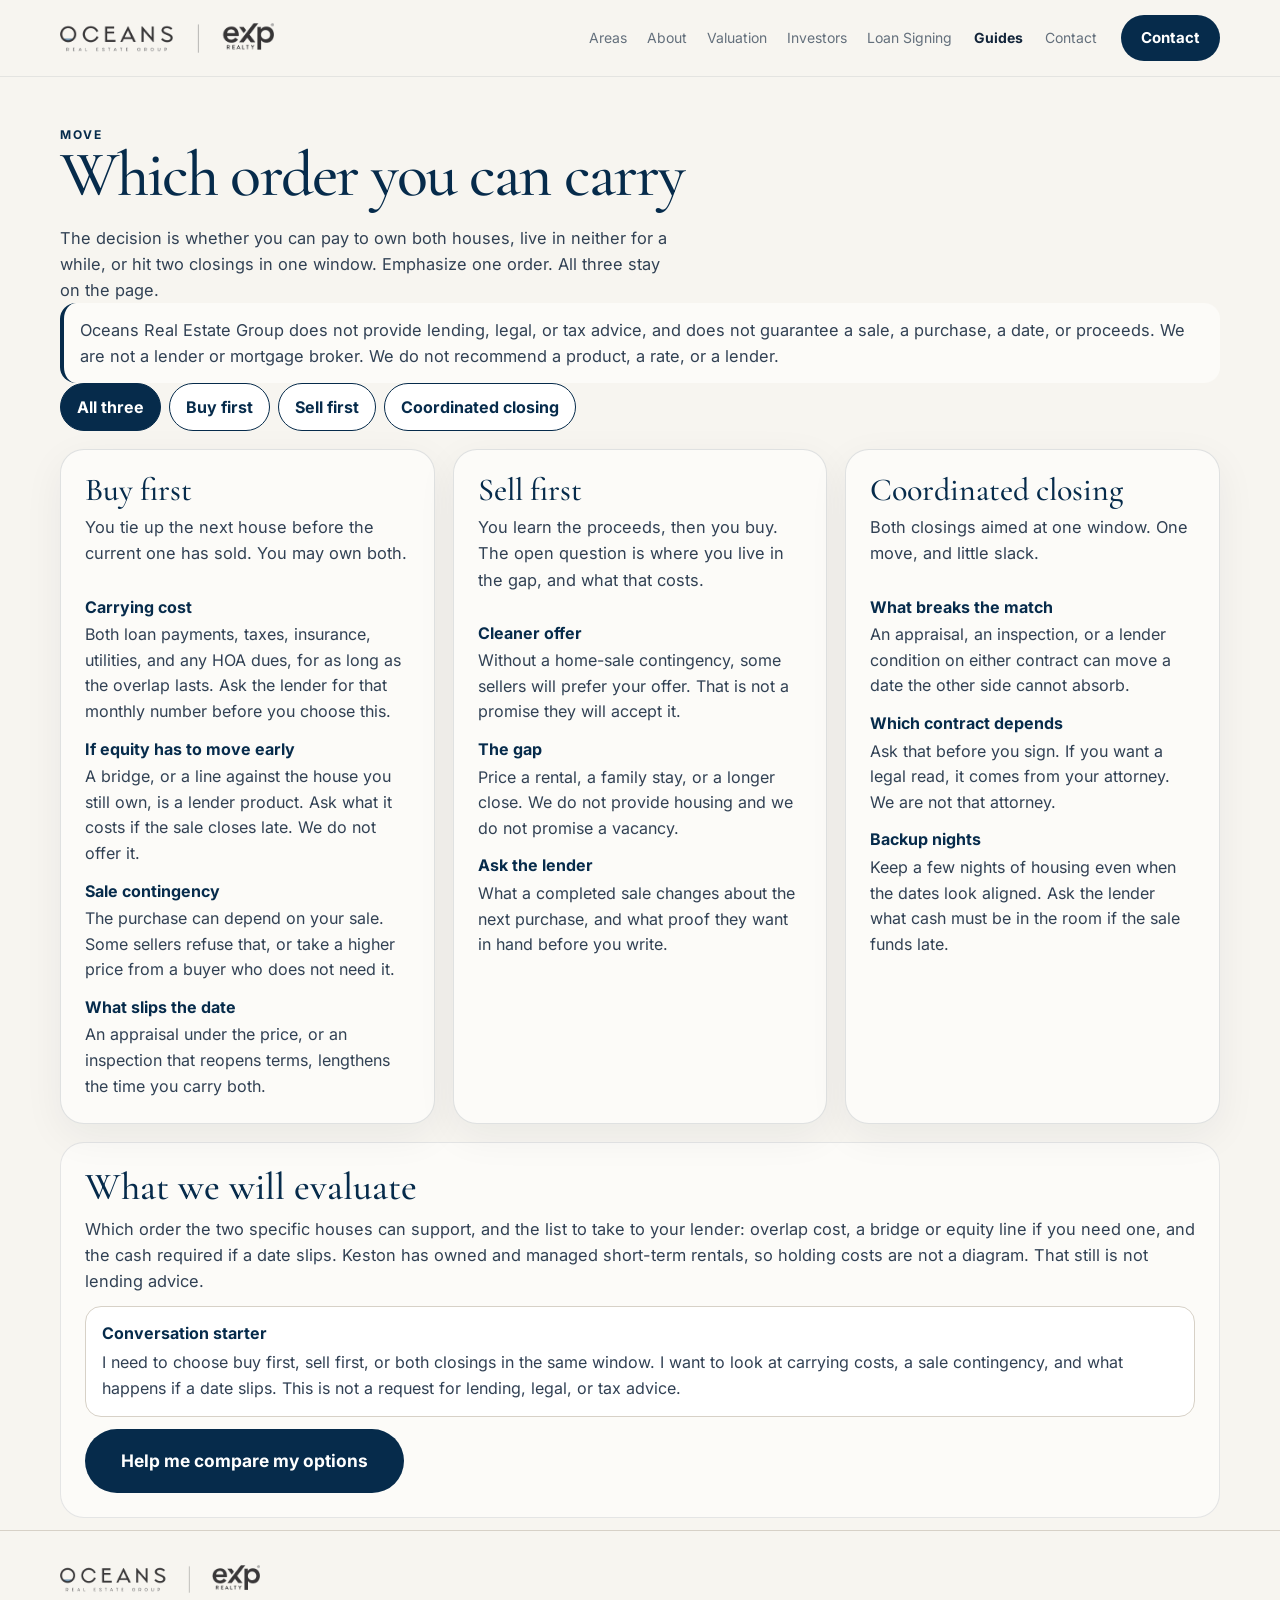
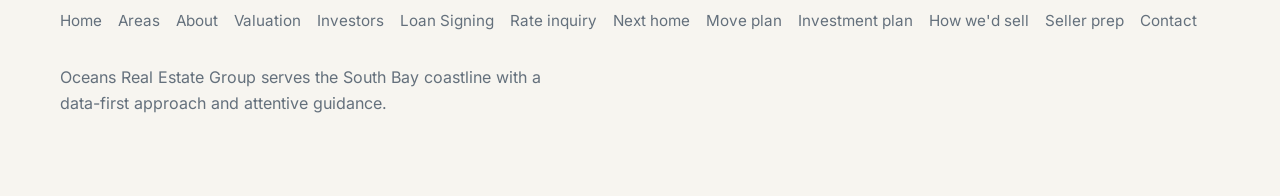
<file: move-plan.html>
<!doctype html>
<html lang="en">
<head>
<meta charset="utf-8">
<meta name="viewport" content="width=device-width, initial-scale=1">
<title>Selling and Buying Together | Oceans Real Estate Group</title>
<meta name="description" content="Buy first, sell first, or close together: carrying costs, a sale contingency, and what breaks if a date slips.">
<link rel="canonical" href="https://www.theoceans.com/move-plan">
<meta property="og:type" content="website">
<meta property="og:site_name" content="Oceans Real Estate Group">
<meta property="og:title" content="Selling and Buying Together | Oceans Real Estate Group">
<meta property="og:description" content="Buy first, sell first, or close together: carrying costs, a sale contingency, and what breaks if a date slips.">
<meta property="og:url" content="https://www.theoceans.com/move-plan">
<meta property="og:image" content="https://www.theoceans.com/images/og-oceans.jpg">
<meta property="og:image:width" content="1200">
<meta property="og:image:height" content="630">
<meta property="og:image:alt" content="Oceans Real Estate Group">
<meta name="twitter:card" content="summary_large_image">
<meta name="twitter:title" content="Selling and Buying Together | Oceans Real Estate Group">
<meta name="twitter:description" content="Buy first, sell first, or close together: carrying costs, a sale contingency, and what breaks if a date slips.">
<meta name="twitter:image" content="https://www.theoceans.com/images/og-oceans.jpg">
<link rel="icon" href="/favicon.ico" sizes="any">
<link rel="icon" type="image/png" sizes="32x32" href="/images/favicon-32.png">
<link rel="icon" type="image/png" sizes="16x16" href="/images/favicon-16.png">
<link rel="apple-touch-icon" sizes="180x180" href="/images/apple-touch-icon.png">
<link rel="preload" href="/fonts/cormorant-garamond.woff2" as="font" type="font/woff2" crossorigin>
<link rel="stylesheet" href="/styles/fonts.css">
<link rel="stylesheet" href="/styles/site.css">
<link rel="stylesheet" href="/styles/upgrades.css">
<script type="application/ld+json">
{
  "@context": "https://schema.org",
  "@graph": [
    {
      "@type": "RealEstateAgent",
      "@id": "https://www.theoceans.com/#organization",
      "name": "Oceans Real Estate Group",
      "url": "https://www.theoceans.com/",
      "email": "info@theoceans.com",
      "telephone": "+1-424-257-2021",
      "logo": "https://www.theoceans.com/images/brand-logo.png",
      "image": "https://www.theoceans.com/images/brand-logo.png",
      "description": "South Bay real estate group based in Hermosa Beach.",
      "areaServed": [
        {
          "@type": "City",
          "name": "Manhattan Beach"
        },
        {
          "@type": "City",
          "name": "Hermosa Beach"
        },
        {
          "@type": "City",
          "name": "Redondo Beach"
        },
        {
          "@type": "City",
          "name": "El Segundo"
        },
        {
          "@type": "City",
          "name": "Torrance"
        },
        {
          "@type": "City",
          "name": "Palos Verdes"
        }
      ],
      "parentOrganization": {
        "@type": "Organization",
        "name": "eXp Realty of Greater Los Angeles, Inc."
      },
      "employee": [
        {
          "@id": "https://www.theoceans.com/#keston-abe"
        },
        {
          "@id": "https://www.theoceans.com/#tracey-takeshita"
        }
      ]
    },
    {
      "@type": "RealEstateAgent",
      "@id": "https://www.theoceans.com/#keston-abe",
      "name": "Keston Abe",
      "url": "https://www.theoceans.com/#keston-abe",
      "email": "keston@theoceans.com",
      "telephone": "+1-424-257-2021",
      "image": "https://www.theoceans.com/images/keston-abe.jpg",
      "identifier": {
        "@type": "PropertyValue",
        "propertyID": "California DRE",
        "value": "02167533"
      },
      "worksFor": {
        "@id": "https://www.theoceans.com/#organization"
      }
    },
    {
      "@type": "RealEstateAgent",
      "@id": "https://www.theoceans.com/#tracey-takeshita",
      "name": "Tracey Takeshita",
      "url": "https://www.theoceans.com/#tracey-takeshita",
      "email": "tracey@theoceans.com",
      "telephone": "+1-424-254-1010",
      "image": "https://www.theoceans.com/images/tracey-takeshita.jpg",
      "identifier": {
        "@type": "PropertyValue",
        "propertyID": "California DRE",
        "value": "02087436"
      },
      "worksFor": {
        "@id": "https://www.theoceans.com/#organization"
      }
    },
    {
      "@type": "WebSite",
      "@id": "https://www.theoceans.com/#website",
      "url": "https://www.theoceans.com/",
      "name": "Oceans Real Estate Group",
      "publisher": {
        "@id": "https://www.theoceans.com/#organization"
      }
    },
    {
      "@type": "WebPage",
      "@id": "https://www.theoceans.com/move-plan#webpage",
      "url": "https://www.theoceans.com/move-plan",
      "name": "Selling and Buying Together | Oceans Real Estate Group",
      "description": "Buy first, sell first, or close together: carrying costs, a sale contingency, and what breaks if a date slips.",
      "isPartOf": {
        "@id": "https://www.theoceans.com/#website"
      },
      "about": {
        "@id": "https://www.theoceans.com/#organization"
      },
      "primaryImageOfPage": "https://www.theoceans.com/images/hero-beach-golden-hour.jpg",
      "breadcrumb": {
        "@id": "https://www.theoceans.com/move-plan#breadcrumb"
      }
    },
    {
      "@type": "BreadcrumbList",
      "@id": "https://www.theoceans.com/move-plan#breadcrumb",
      "itemListElement": [
        {
          "@type": "ListItem",
          "position": 1,
          "name": "Home",
          "item": "https://www.theoceans.com/"
        },
        {
          "@type": "ListItem",
          "position": 2,
          "name": "Selling and buying",
          "item": "https://www.theoceans.com/move-plan"
        }
      ]
    }
  ]
}
</script>
</head>
<body>
<a class="skip" href="#main">Skip to content</a>
<header class="site-header">
  <div class="container header-inner">
    <a class="brand" href="/" aria-label="Oceans Real Estate Group and eXp Realty"><div class="brand-mark"></div></a>
    <button class="nav-toggle" type="button" aria-expanded="false" aria-controls="site-nav">Menu</button>
    <nav class="header-links" id="site-nav" aria-label="Primary">
      <a href="/#areas">Areas</a>
      <a href="/#about">About</a>
      <a href="/valuation">Valuation</a>
      <a href="/investor">Investors</a>
      <a href="/loan-signing">Loan Signing</a>
      <details class="nav-guides">
        <summary>Guides</summary>
        <div class="nav-guides-panel">
          <a href="/next-home">Next coastal home</a>
          <a href="/move-plan">Selling and buying</a>
          <a href="/investment-plan">Buying an investment</a>
          <a href="/how-we-sell">How we'd sell</a>
          <a href="/seller-prep">Seller prep</a>
        </div>
      </details>
      <a href="/contact">Contact</a>
    </nav>
    <a class="header-cta" href="/contact">Contact</a>
  </div>
</header>
<main id="main">
  <section class="section page-hero">
    <div class="container">
      <p class="path-kicker">Move</p>
      <h1 class="page-title">Which order you can carry</h1>
      <p class="lede">The decision is whether you can pay to own both houses, live in neither for a while, or hit two closings in one window. Emphasize one order. All three stay on the page.</p>
      <p class="disclaimer">Oceans Real Estate Group does not provide lending, legal, or tax advice, and does not guarantee a sale, a purchase, a date, or proceeds. We are not a lender or mortgage broker. We do not recommend a product, a rate, or a lender.</p>
      <div class="move-planner">
        <div class="path-switch" role="radiogroup" aria-label="Emphasize a path. Every path stays on the page.">
          <input class="path-radio" type="radio" name="move" id="path-all" checked>
          <label for="path-all">All three</label>
          <input class="path-radio" type="radio" name="move" id="path-buy">
          <label for="path-buy">Buy first</label>
          <input class="path-radio" type="radio" name="move" id="path-sell">
          <label for="path-sell">Sell first</label>
          <input class="path-radio" type="radio" name="move" id="path-both">
          <label for="path-both">Coordinated closing</label>
        </div>
        <div class="move-grid">
          <article class="move-card" id="buy-first" data-path="buy">
            <h2>Buy first</h2>
            <p>You tie up the next house before the current one has sold. You may own both.</p>
            <dl>
              <dt>Carrying cost</dt>
              <dd>Both loan payments, taxes, insurance, utilities, and any HOA dues, for as long as the overlap lasts. Ask the lender for that monthly number before you choose this.</dd>
              <dt>If equity has to move early</dt>
              <dd>A bridge, or a line against the house you still own, is a lender product. Ask what it costs if the sale closes late. We do not offer it.</dd>
              <dt>Sale contingency</dt>
              <dd>The purchase can depend on your sale. Some sellers refuse that, or take a higher price from a buyer who does not need it.</dd>
              <dt>What slips the date</dt>
              <dd>An appraisal under the price, or an inspection that reopens terms, lengthens the time you carry both.</dd>
            </dl>
          </article>
          <article class="move-card" id="sell-first" data-path="sell">
            <h2>Sell first</h2>
            <p>You learn the proceeds, then you buy. The open question is where you live in the gap, and what that costs.</p>
            <dl>
              <dt>Cleaner offer</dt>
              <dd>Without a home-sale contingency, some sellers will prefer your offer. That is not a promise they will accept it.</dd>
              <dt>The gap</dt>
              <dd>Price a rental, a family stay, or a longer close. We do not provide housing and we do not promise a vacancy.</dd>
              <dt>Ask the lender</dt>
              <dd>What a completed sale changes about the next purchase, and what proof they want in hand before you write.</dd>
            </dl>
          </article>
          <article class="move-card" id="coordinated" data-path="both">
            <h2>Coordinated closing</h2>
            <p>Both closings aimed at one window. One move, and little slack.</p>
            <dl>
              <dt>What breaks the match</dt>
              <dd>An appraisal, an inspection, or a lender condition on either contract can move a date the other side cannot absorb.</dd>
              <dt>Which contract depends</dt>
              <dd>Ask that before you sign. If you want a legal read, it comes from your attorney. We are not that attorney.</dd>
              <dt>Backup nights</dt>
              <dd>Keep a few nights of housing even when the dates look aligned. Ask the lender what cash must be in the room if the sale funds late.</dd>
            </dl>
          </article>
        </div>
      </div>
      <section class="plan-block" style="margin-top:18px">
        <h2>What we will evaluate</h2>
        <p>Which order the two specific houses can support, and the list to take to your lender: overlap cost, a bridge or equity line if you need one, and the cash required if a date slips. Keston has owned and managed short-term rentals, so holding costs are not a diagram. That still is not lending advice.</p>
        <blockquote class="starter"><b>Conversation starter</b>I need to choose buy first, sell first, or both closings in the same window. I want to look at carrying costs, a sale contingency, and what happens if a date slips. This is not a request for lending, legal, or tax advice.</blockquote>
        <p><a class="btn btn-primary" href="/contact?starter=move-compare">Help me compare my options</a></p>
      </section>
    </div>
  </section>
</main>
<footer class="footer">
  <div class="container footer-inner">
    <div class="footer-brand" role="img" aria-label="Oceans Real Estate Group and eXp Realty"></div>
    <nav class="footer-links" aria-label="Footer">
      <a href="/">Home</a>
      <a href="/#areas">Areas</a>
      <a href="/#about">About</a>
      <a href="/valuation">Valuation</a>
      <a href="/investor">Investors</a>
      <a href="/loan-signing">Loan Signing</a>
      <a href="/rate">Rate inquiry</a>
      <a href="/next-home">Next home</a>
      <a href="/move-plan">Move plan</a>
      <a href="/investment-plan">Investment plan</a>
      <a href="/how-we-sell">How we'd sell</a>
      <a href="/seller-prep">Seller prep</a>
      <a href="/contact">Contact</a>
    </nav>
    <p class="footer-copy">Oceans Real Estate Group serves the South Bay coastline with a data-first approach and attentive guidance.</p>
  </div>
</footer>
<script>
const FORM_ENDPOINT = 'https://formsubmit.app/f/q8vhg24vbb';
(function(){
  var header=document.querySelector('.site-header');
  var btn=document.querySelector('.nav-toggle');
  if(!header||!btn) return;
  btn.addEventListener('click',function(){
    var open=header.classList.toggle('nav-open');
    btn.setAttribute('aria-expanded', open ? 'true' : 'false');
    btn.textContent=open ? 'Close' : 'Menu';
  });
  header.querySelectorAll('.header-links a').forEach(function(a){
    a.addEventListener('click',function(){
      header.classList.remove('nav-open');
      btn.setAttribute('aria-expanded','false');
      btn.textContent='Menu';
    });
  });
})();
</script>

</body>
</html>
</file>
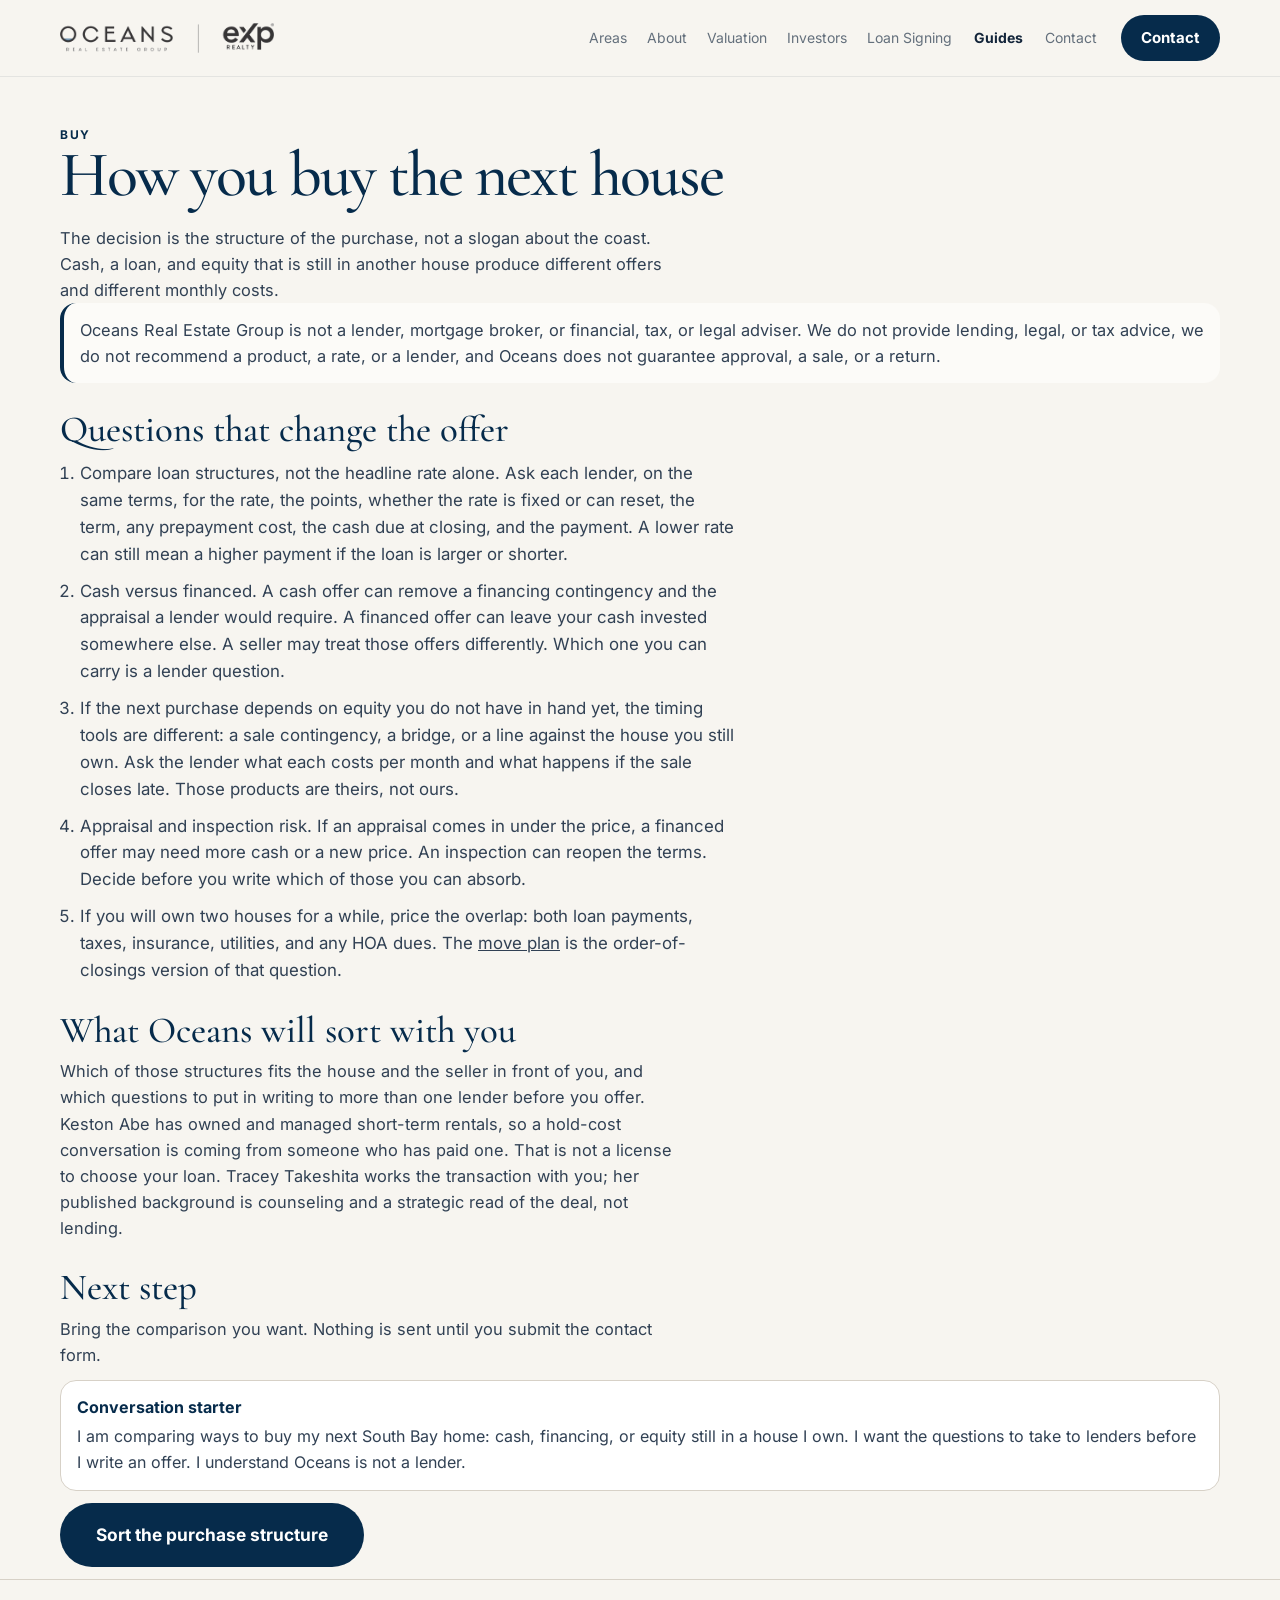
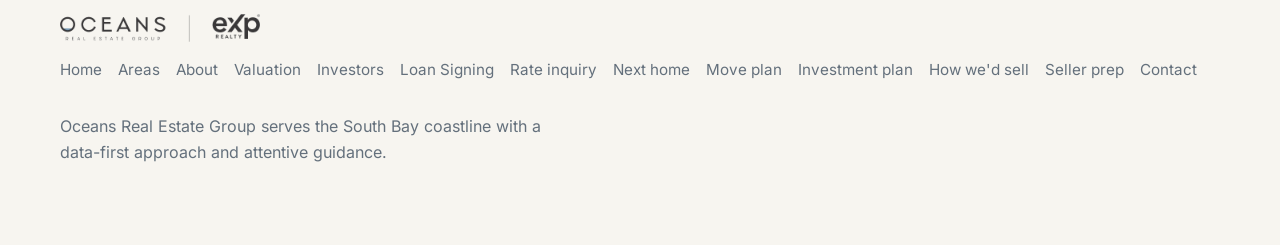
<file: next-home.html>
<!doctype html>
<html lang="en">
<head>
<meta charset="utf-8">
<meta name="viewport" content="width=device-width, initial-scale=1">
<title>How You Buy | Oceans Real Estate Group</title>
<meta name="description" content="How you buy the next South Bay house: loan terms past the headline rate, cash or financing, and equity that is still tied up.">
<link rel="canonical" href="https://www.theoceans.com/next-home">
<meta property="og:type" content="website">
<meta property="og:site_name" content="Oceans Real Estate Group">
<meta property="og:title" content="How You Buy | Oceans Real Estate Group">
<meta property="og:description" content="How you buy the next South Bay house: loan terms past the headline rate, cash or financing, and equity that is still tied up.">
<meta property="og:url" content="https://www.theoceans.com/next-home">
<meta property="og:image" content="https://www.theoceans.com/images/og-oceans.jpg">
<meta property="og:image:width" content="1200">
<meta property="og:image:height" content="630">
<meta property="og:image:alt" content="Oceans Real Estate Group">
<meta name="twitter:card" content="summary_large_image">
<meta name="twitter:title" content="How You Buy | Oceans Real Estate Group">
<meta name="twitter:description" content="How you buy the next South Bay house: loan terms past the headline rate, cash or financing, and equity that is still tied up.">
<meta name="twitter:image" content="https://www.theoceans.com/images/og-oceans.jpg">
<link rel="icon" href="/favicon.ico" sizes="any">
<link rel="icon" type="image/png" sizes="32x32" href="/images/favicon-32.png">
<link rel="icon" type="image/png" sizes="16x16" href="/images/favicon-16.png">
<link rel="apple-touch-icon" sizes="180x180" href="/images/apple-touch-icon.png">
<link rel="preload" href="/fonts/cormorant-garamond.woff2" as="font" type="font/woff2" crossorigin>
<link rel="stylesheet" href="/styles/fonts.css">
<link rel="stylesheet" href="/styles/site.css">
<link rel="stylesheet" href="/styles/upgrades.css">
<script type="application/ld+json">
{
  "@context": "https://schema.org",
  "@graph": [
    {
      "@type": "RealEstateAgent",
      "@id": "https://www.theoceans.com/#organization",
      "name": "Oceans Real Estate Group",
      "url": "https://www.theoceans.com/",
      "email": "info@theoceans.com",
      "telephone": "+1-424-257-2021",
      "logo": "https://www.theoceans.com/images/brand-logo.png",
      "image": "https://www.theoceans.com/images/brand-logo.png",
      "description": "South Bay real estate group based in Hermosa Beach.",
      "areaServed": [
        {"@type": "City", "name": "Manhattan Beach"},
        {"@type": "City", "name": "Hermosa Beach"},
        {"@type": "City", "name": "Redondo Beach"},
        {"@type": "City", "name": "El Segundo"},
        {"@type": "City", "name": "Torrance"},
        {"@type": "City", "name": "Palos Verdes"}
      ],
      "parentOrganization": {
        "@type": "Organization",
        "name": "eXp Realty of Greater Los Angeles, Inc."
      },
      "employee": [
        {"@id": "https://www.theoceans.com/#keston-abe"},
        {"@id": "https://www.theoceans.com/#tracey-takeshita"}
      ]
    },
    {
      "@type": "RealEstateAgent",
      "@id": "https://www.theoceans.com/#keston-abe",
      "name": "Keston Abe",
      "url": "https://www.theoceans.com/#keston-abe",
      "email": "keston@theoceans.com",
      "telephone": "+1-424-257-2021",
      "image": "https://www.theoceans.com/images/keston-abe.jpg",
      "identifier": {"@type": "PropertyValue", "propertyID": "California DRE", "value": "02167533"},
      "worksFor": {"@id": "https://www.theoceans.com/#organization"}
    },
    {
      "@type": "RealEstateAgent",
      "@id": "https://www.theoceans.com/#tracey-takeshita",
      "name": "Tracey Takeshita",
      "url": "https://www.theoceans.com/#tracey-takeshita",
      "email": "tracey@theoceans.com",
      "telephone": "+1-424-254-1010",
      "image": "https://www.theoceans.com/images/tracey-takeshita.jpg",
      "identifier": {"@type": "PropertyValue", "propertyID": "California DRE", "value": "02087436"},
      "worksFor": {"@id": "https://www.theoceans.com/#organization"}
    },
    {
      "@type": "WebSite",
      "@id": "https://www.theoceans.com/#website",
      "url": "https://www.theoceans.com/",
      "name": "Oceans Real Estate Group",
      "publisher": {"@id": "https://www.theoceans.com/#organization"}
    },
    {
      "@type": "WebPage",
      "@id": "https://www.theoceans.com/next-home#webpage",
      "url": "https://www.theoceans.com/next-home",
      "name": "How You Buy | Oceans Real Estate Group",
      "description": "How you buy the next South Bay house: loan terms past the headline rate, cash or financing, and equity that is still tied up.",
      "isPartOf": {"@id": "https://www.theoceans.com/#website"},
      "about": {"@id": "https://www.theoceans.com/#organization"},
      "primaryImageOfPage": "https://www.theoceans.com/images/hero-beach-golden-hour.jpg",
      "breadcrumb": {"@id": "https://www.theoceans.com/next-home#breadcrumb"}
    },
    {
      "@type": "BreadcrumbList",
      "@id": "https://www.theoceans.com/next-home#breadcrumb",
      "itemListElement": [
        {"@type": "ListItem", "position": 1, "name": "Home", "item": "https://www.theoceans.com/"},
        {"@type": "ListItem", "position": 2, "name": "Next coastal home", "item": "https://www.theoceans.com/next-home"}
      ]
    }
  ]
}
</script>
</head>
<body>
<a class="skip" href="#main">Skip to content</a>
<header class="site-header">
  <div class="container header-inner">
    <a class="brand" href="/" aria-label="Oceans Real Estate Group and eXp Realty"><div class="brand-mark"></div></a>
    <button class="nav-toggle" type="button" aria-expanded="false" aria-controls="site-nav">Menu</button>
    <nav class="header-links" id="site-nav" aria-label="Primary">
      <a href="/#areas">Areas</a>
      <a href="/#about">About</a>
      <a href="/valuation">Valuation</a>
      <a href="/investor">Investors</a>
      <a href="/loan-signing">Loan Signing</a>
      <details class="nav-guides">
        <summary>Guides</summary>
        <div class="nav-guides-panel">
          <a href="/next-home">Next coastal home</a>
          <a href="/move-plan">Selling and buying</a>
          <a href="/investment-plan">Buying an investment</a>
          <a href="/how-we-sell">How we'd sell</a>
          <a href="/seller-prep">Seller prep</a>
        </div>
      </details>
      <a href="/contact">Contact</a>
    </nav>
    <a class="header-cta" href="/contact">Contact</a>
  </div>
</header>
<main id="main">
  <section class="section page-hero">
    <div class="container">
      <p class="path-kicker">Buy</p>
      <h1 class="page-title">How you buy the next house</h1>
      <p class="lede">The decision is the structure of the purchase, not a slogan about the coast. Cash, a loan, and equity that is still in another house produce different offers and different monthly costs.</p>
      <p class="disclaimer">Oceans Real Estate Group is not a lender, mortgage broker, or financial, tax, or legal adviser. We do not provide lending, legal, or tax advice, we do not recommend a product, a rate, or a lender, and Oceans does not guarantee approval, a sale, or a return.</p>
      <h2 class="plain-heading">Questions that change the offer</h2>
      <ol class="plain-steps">
        <li>Compare loan structures, not the headline rate alone. Ask each lender, on the same terms, for the rate, the points, whether the rate is fixed or can reset, the term, any prepayment cost, the cash due at closing, and the payment. A lower rate can still mean a higher payment if the loan is larger or shorter.</li>
        <li>Cash versus financed. A cash offer can remove a financing contingency and the appraisal a lender would require. A financed offer can leave your cash invested somewhere else. A seller may treat those offers differently. Which one you can carry is a lender question.</li>
        <li>If the next purchase depends on equity you do not have in hand yet, the timing tools are different: a sale contingency, a bridge, or a line against the house you still own. Ask the lender what each costs per month and what happens if the sale closes late. Those products are theirs, not ours.</li>
        <li>Appraisal and inspection risk. If an appraisal comes in under the price, a financed offer may need more cash or a new price. An inspection can reopen the terms. Decide before you write which of those you can absorb.</li>
        <li>If you will own two houses for a while, price the overlap: both loan payments, taxes, insurance, utilities, and any HOA dues. The <a href="/move-plan">move plan</a> is the order-of-closings version of that question.</li>
      </ol>
      <h2 class="plain-heading">What Oceans will sort with you</h2>
      <p class="lede">Which of those structures fits the house and the seller in front of you, and which questions to put in writing to more than one lender before you offer. Keston Abe has owned and managed short-term rentals, so a hold-cost conversation is coming from someone who has paid one. That is not a license to choose your loan. Tracey Takeshita works the transaction with you; her published background is counseling and a strategic read of the deal, not lending.</p>
      <h2 class="plain-heading">Next step</h2>
      <p class="lede">Bring the comparison you want. Nothing is sent until you submit the contact form.</p>
      <blockquote class="starter"><b>Conversation starter</b>I am comparing ways to buy my next South Bay home: cash, financing, or equity still in a house I own. I want the questions to take to lenders before I write an offer. I understand Oceans is not a lender.</blockquote>
      <p><a class="btn btn-primary" href="/contact?starter=next-home">Sort the purchase structure</a></p>
    </div>
  </section>
</main>
<footer class="footer">
  <div class="container footer-inner">
    <div class="footer-brand" role="img" aria-label="Oceans Real Estate Group and eXp Realty"></div>
    <nav class="footer-links" aria-label="Footer">
      <a href="/">Home</a>
      <a href="/#areas">Areas</a>
      <a href="/#about">About</a>
      <a href="/valuation">Valuation</a>
      <a href="/investor">Investors</a>
      <a href="/loan-signing">Loan Signing</a>
      <a href="/rate">Rate inquiry</a>
      <a href="/next-home">Next home</a>
      <a href="/move-plan">Move plan</a>
      <a href="/investment-plan">Investment plan</a>
      <a href="/how-we-sell">How we'd sell</a>
      <a href="/seller-prep">Seller prep</a>
      <a href="/contact">Contact</a>
    </nav>
    <p class="footer-copy">Oceans Real Estate Group serves the South Bay coastline with a data-first approach and attentive guidance.</p>
  </div>
</footer>
<script>
const FORM_ENDPOINT = 'https://formsubmit.app/f/q8vhg24vbb';
(function(){
  var header=document.querySelector('.site-header');
  var btn=document.querySelector('.nav-toggle');
  if(!header||!btn) return;
  btn.addEventListener('click',function(){
    var open=header.classList.toggle('nav-open');
    btn.setAttribute('aria-expanded', open ? 'true' : 'false');
    btn.textContent=open ? 'Close' : 'Menu';
  });
  header.querySelectorAll('.header-links a').forEach(function(a){
    a.addEventListener('click',function(){
      header.classList.remove('nav-open');
      btn.setAttribute('aria-expanded','false');
      btn.textContent='Menu';
    });
  });
})();
</script>
</body>
</html>
</file>
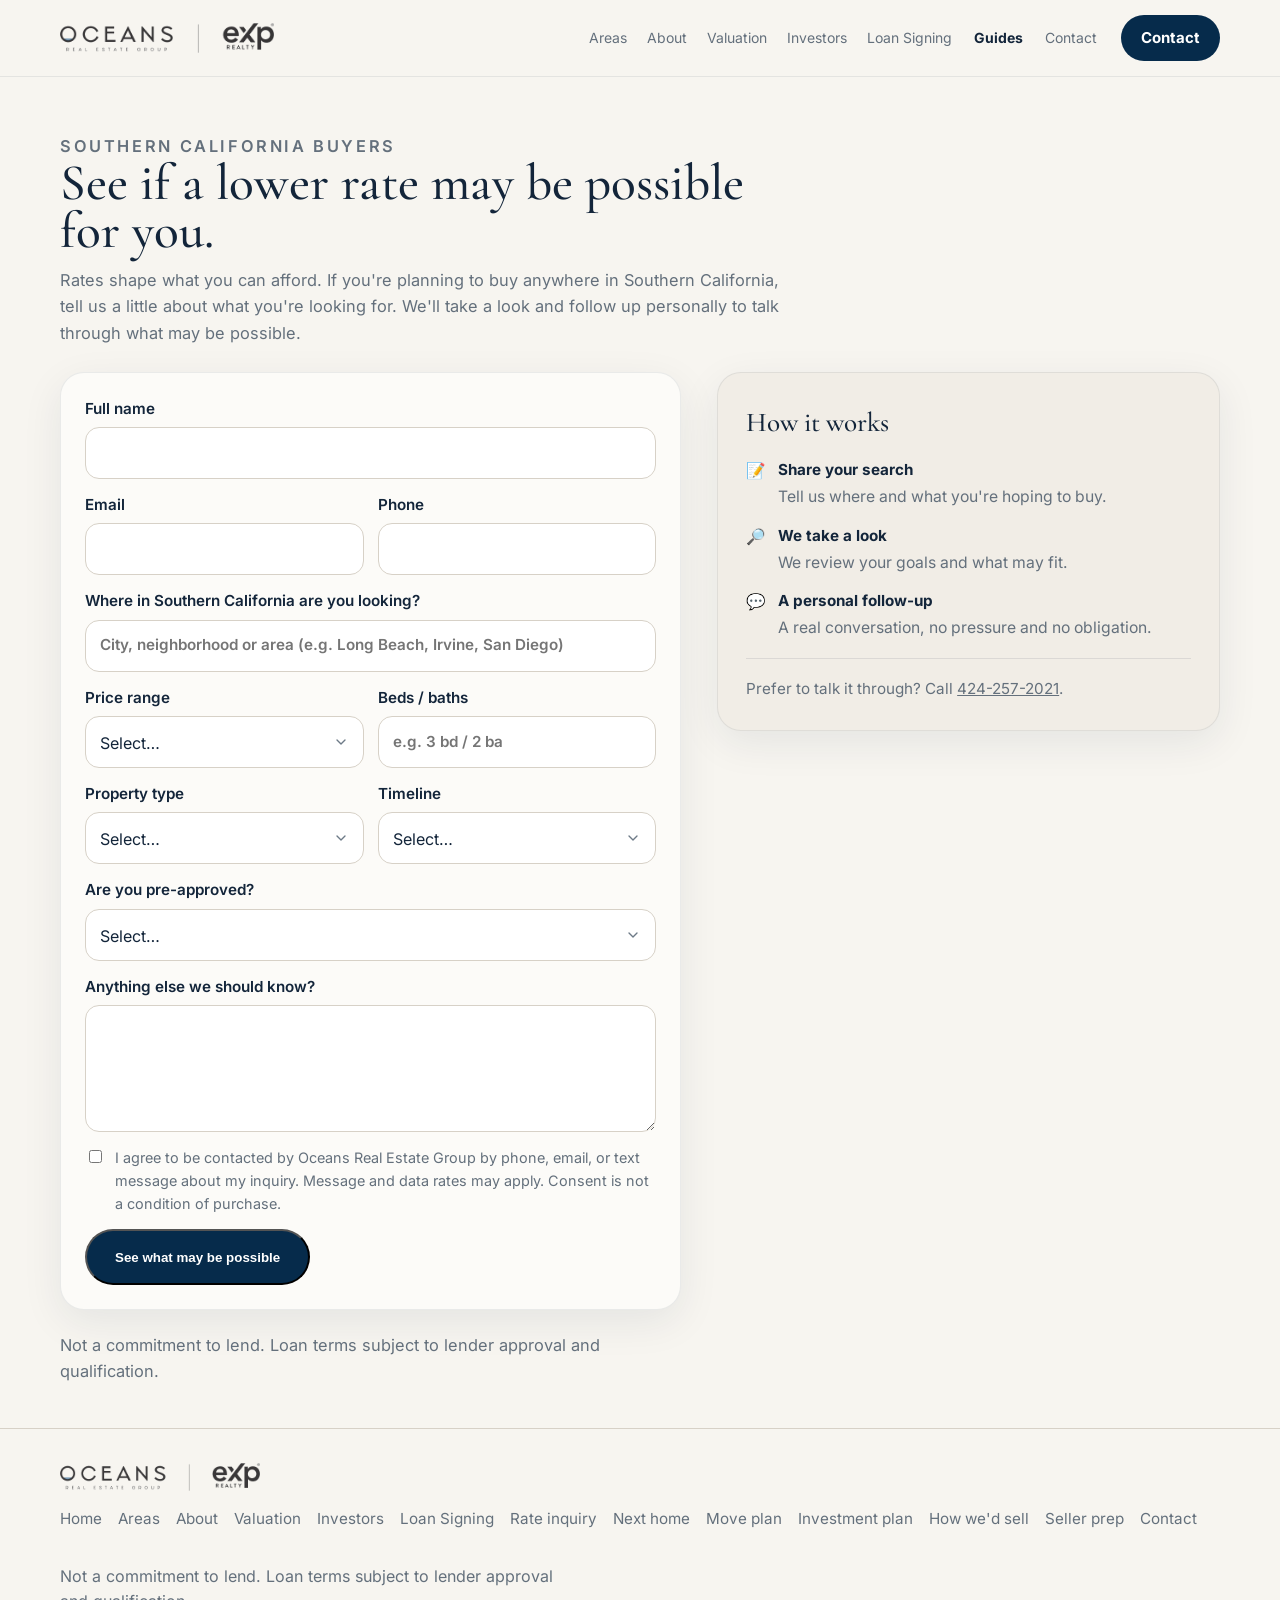
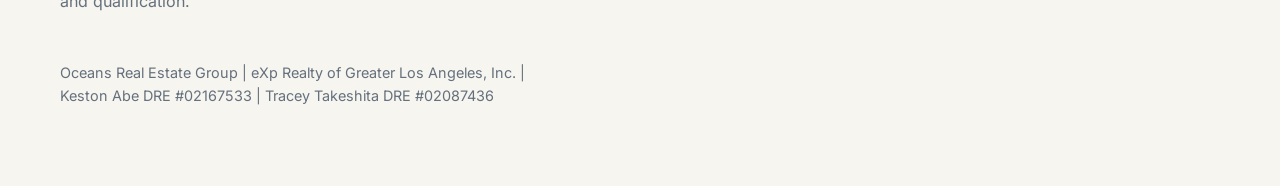
<file: rate.html>
<!doctype html>
<html lang="en" data-theme="light">
<head>
<meta charset="utf-8">
<meta name="viewport" content="width=device-width, initial-scale=1">
<title>See If a Lower Rate May Be Possible | Oceans Real Estate Group</title>
<meta name="description" content="Buying in Southern California? Share what you're looking for and Oceans Real Estate Group will follow up to explore whether a lower mortgage rate may be possible for you.">
<link rel="canonical" href="https://www.theoceans.com/rate">
<meta property="og:type" content="website">
<meta property="og:site_name" content="Oceans Real Estate Group">
<meta property="og:title" content="See If a Lower Rate May Be Possible | Oceans Real Estate Group">
<meta property="og:description" content="Buying in Southern California? Share what you're looking for and Oceans Real Estate Group will follow up to explore whether a lower mortgage rate may be possible for you.">
<meta property="og:url" content="https://www.theoceans.com/rate">
<meta property="og:image" content="https://www.theoceans.com/images/og-oceans.jpg">
<meta property="og:image:width" content="1200">
<meta property="og:image:height" content="630">
<meta property="og:image:alt" content="Oceans Real Estate Group">
<meta name="twitter:card" content="summary_large_image">
<meta name="twitter:title" content="See If a Lower Rate May Be Possible | Oceans Real Estate Group">
<meta name="twitter:description" content="Buying in Southern California? Share what you're looking for and Oceans Real Estate Group will follow up to explore whether a lower mortgage rate may be possible for you.">
<meta name="twitter:image" content="https://www.theoceans.com/images/og-oceans.jpg">
<link rel="icon" href="/favicon.ico" sizes="any">
<link rel="icon" type="image/png" sizes="32x32" href="/images/favicon-32.png">
<link rel="icon" type="image/png" sizes="16x16" href="/images/favicon-16.png">
<link rel="apple-touch-icon" sizes="180x180" href="/images/apple-touch-icon.png">
<link rel="preload" href="/fonts/cormorant-garamond.woff2" as="font" type="font/woff2" crossorigin>
<link rel="stylesheet" href="/styles/fonts.css">
<style>
:root{--bg:#f7f5f0;--surface:#fcfbf8;--surface-2:#f1ede6;--line:#d7d1c7;--text:#13253a;--muted:#64707c;--accent:#062b4b;--gold:#826d47;--radius-lg:28px;--radius-xl:36px;--shadow:0 12px 40px rgba(19,37,58,.08);--content:1160px}
*,:before,:after{box-sizing:border-box}html,body{margin:0;padding:0}body{font-family:Inter,system-ui,sans-serif;background:var(--bg);color:var(--text);line-height:1.6}img{display:block;max-width:100%;height:auto}a{color:inherit}
.container{width:min(var(--content),calc(100vw - 32px));margin:0 auto}
.skip{position:absolute;left:-9999px}.skip:focus{left:16px;top:16px;background:#fff;padding:10px 14px;border-radius:999px;z-index:999}
.site-header{position:sticky;top:0;z-index:30;background:rgba(247,245,240,.92);backdrop-filter:blur(14px);border-bottom:1px solid rgba(19,37,58,.08)}
.header-inner{min-height:76px;display:flex;align-items:center;justify-content:space-between;gap:24px}
.brand{display:flex;align-items:center;min-width:0;flex:1}
.brand-mark{width:min(620px,94vw);height:30px;background-size:auto 30px;background:url('/images/brand-logo.png') left center/contain no-repeat}
.header-links{display:flex;gap:20px;align-items:center;color:var(--muted);font-size:14px}
.header-links a{text-decoration:none}
.header-cta{display:inline-flex;align-items:center;justify-content:center;min-height:46px;padding:0 20px;border-radius:999px;background:var(--accent);color:#fff;text-decoration:none;font-weight:700;font-size:15px;white-space:nowrap}
.hero{padding:56px 0 40px}
.hero-grid{display:grid;grid-template-columns:minmax(0,1.02fr) minmax(360px,.98fr);gap:42px;align-items:center}
.eyebrow{margin:0 0 14px;color:var(--gold);text-transform:uppercase;letter-spacing:.18em;font-size:12px;font-weight:600}
h1{margin:0 0 18px;font-family:'Cormorant Garamond',serif;font-weight:500;font-size:clamp(3.4rem,6vw,6.6rem);line-height:.94;letter-spacing:-.035em;max-width:9.2ch}
.lede{margin:0 0 30px;color:var(--muted);font-size:clamp(1.02rem,1.3vw,1.2rem);max-width:34ch}
.cta-row{display:flex;gap:14px;flex-wrap:wrap}.btn{display:inline-flex;align-items:center;justify-content:center;min-height:56px;padding:0 28px;border-radius:999px;text-decoration:none;font-weight:700}.btn-primary{background:var(--accent);color:#fff}.btn-secondary{border:1px solid var(--line);background:var(--surface);color:var(--text)}
.hero-panel{width:100%;background:linear-gradient(180deg,#eef2f5,#d8e1e8);border-radius:var(--radius-xl);overflow:hidden;box-shadow:var(--shadow);aspect-ratio:3/2}
.hero-panel img{width:100%;height:100%;object-fit:cover}
.section{padding:44px 0;border-top:1px solid var(--line)}
.section-intro{max-width:720px;margin-bottom:26px}.section-label{margin:0 0 10px;color:var(--gold);text-transform:uppercase;letter-spacing:.16em;font-size:12px;font-weight:600}
.section h2{margin:0 0 12px;font-family:'Cormorant Garamond',serif;font-size:clamp(2.4rem,4vw,3.8rem);line-height:.94;font-weight:500}.section p{margin:0;color:var(--muted);font-size:1.02rem}
select{width:100%;max-width:100%;min-height:52px;height:52px;padding:0 14px;font-family:inherit;font-size:1rem;color:var(--text);border:1px solid var(--line);border-radius:14px;background:#fff;-webkit-appearance:none;-moz-appearance:none;appearance:none;background-image:url('data:image/svg+xml;utf8,<svg xmlns=%22http://www.w3.org/2000/svg%22 viewBox=%220 0 24 24%22 fill=%22none%22 stroke=%22%236d7a87%22 stroke-width=%222%22 stroke-linecap=%22round%22 stroke-linejoin=%22round%22><polyline points=%226 9 12 15 18 9%22/></svg>');background-repeat:no-repeat;background-position:right 14px center;background-size:16px;padding-right:40px;line-height:52px;box-sizing:border-box}
.cards{display:grid;grid-template-columns:repeat(3,minmax(0,1fr));gap:18px;margin-top:24px}.card{background:var(--surface);border:1px solid rgba(19,37,58,.08);border-radius:24px;padding:24px;box-shadow:var(--shadow)}.card h3{margin:0 0 8px;font-size:1rem}.card p{font-size:.98rem}
.team-grid{display:flex;flex-direction:column;gap:24px;margin-top:28px}.team-member{display:grid;grid-template-columns:280px minmax(0,1fr);gap:40px;background:var(--surface);border:1px solid rgba(19,37,58,.09);border-radius:34px;box-shadow:var(--shadow);padding:36px}.team-photo{width:100%}.team-photo img{width:100%;aspect-ratio:3/4;object-fit:cover;object-position:center top;border-radius:20px;border:1px solid rgba(19,37,58,.08);background:#dbe3ea;display:block}.team-info{min-width:0;display:flex;flex-direction:column;justify-content:center}.team-contact{margin:0 0 12px;color:var(--muted);font-size:.98rem}.bio-kicker{margin:0 0 10px;font-size:12px;letter-spacing:.16em;text-transform:uppercase;color:var(--gold);font-weight:700}.team-card-name{margin:0 0 12px!important;font-family:'Cormorant Garamond',serif!important;font-size:40px!important;line-height:.98!important;font-weight:500!important}.team-info p{margin:0 0 12px;color:var(--muted);font-size:1.02rem;max-width:78ch}
.footer{padding:34px 0 64px;border-top:1px solid var(--line)}
.footer-inner{display:flex;flex-direction:column;gap:16px;align-items:flex-start}
.footer-brand{width:min(320px,60vw);height:28px;background:url('/images/brand-logo.png') left center/contain no-repeat;opacity:.98}
.footer-copy{max-width:52ch;color:var(--muted);font-size:1rem}
.contact-grid{display:grid;grid-template-columns:minmax(0,1.05fr) minmax(320px,.85fr);gap:36px;align-items:start}
.contact-aside{background:var(--surface-2);border:1px solid rgba(19,37,58,.08);border-radius:24px;padding:28px;box-shadow:var(--shadow)}
.contact-aside h3{margin:0 0 14px;font-family:'Cormorant Garamond',serif;font-size:1.7rem;font-weight:500}
.contact-aside ul{margin:0;padding:0;list-style:none;display:grid;gap:14px}
.contact-aside li{display:flex;gap:12px;align-items:flex-start;color:var(--muted);font-size:.98rem}
.contact-aside li b{color:var(--text);display:block;font-size:.95rem;margin-bottom:2px}
.contact-aside .aside-divider{margin:18px 0;border-top:1px solid rgba(19,37,58,.1)}
@media (max-width:900px){.contact-grid{grid-template-columns:1fr}}
@media (max-width:900px){.header-inner{min-height:66px}.header-links{display:none}.brand-mark{width:min(620px,94vw);height:26px;background-size:auto 26px}.hero{padding:30px 0 24px}.hero-grid,.cards,.team-member{grid-template-columns:1fr}.hero-copy{max-width:none}.eyebrow{margin-bottom:12px;font-size:11px}.hero-copy h1{font-size:clamp(2.9rem,12vw,4.5rem);line-height:.96;max-width:11ch;letter-spacing:-.03em;text-wrap:balance}.lede{font-size:1rem;max-width:24ch}.cta-row{gap:12px}.btn{min-height:54px;padding:0 24px}.hero-panel{aspect-ratio:4/3}.team-member{padding:22px;gap:18px}.team-photo img{aspect-ratio:4/3;max-width:220px;margin:0 auto}.team-card-name{font-size:34px!important}.footer-brand{width:min(280px,72vw);height:24px}form div[style*="grid-template-columns:repeat(2,minmax(0,1fr))"],form div[style*="grid-template-columns:repeat(3,minmax(0,1fr))"]{grid-template-columns:1fr !important}}
.rate-form label{display:grid;gap:6px;color:var(--text);font-weight:600;font-size:.95rem}.rate-form input:not([type=checkbox]),.rate-form textarea{min-height:52px;padding:0 14px;border:1px solid var(--line);border-radius:14px;background:#fff;font:inherit;color:var(--text)}.rate-form textarea{padding:14px;resize:vertical}.rate-form .row{display:grid;grid-template-columns:repeat(2,minmax(0,1fr));gap:14px}.rate-form .consent{display:flex;gap:10px;align-items:flex-start;font-weight:400;color:var(--muted);font-size:.9rem}.rate-form .consent input{margin-top:4px}.compliance{color:var(--muted);font-size:.85rem;margin:0}@media (max-width:900px){.rate-form .row{grid-template-columns:1fr}}

.brand{text-decoration:none}
.nav-toggle{display:none}
.footer-links{display:flex;flex-wrap:wrap;gap:8px 16px}
.footer-links a{color:var(--muted);font-size:.95rem;text-decoration:none}
@media (max-width:900px){
  .header-inner{gap:10px}
  .brand-mark{width:100%;max-width:100%;height:26px;background-size:contain;background-repeat:no-repeat;background-position:left center}
  .nav-toggle{display:inline-flex;align-items:center;justify-content:center;min-height:46px;padding:0 14px;border-radius:999px;border:1px solid var(--line);background:#fff;color:var(--text);font:700 14px/1 Inter,system-ui,sans-serif;cursor:pointer}
  .site-header .header-links{position:absolute;left:0;right:0;top:100%;display:none;flex-direction:column;align-items:stretch;gap:0;padding:4px 16px 12px;background:rgba(247,245,240,.98);border-bottom:1px solid rgba(19,37,58,.08);z-index:40}
  .site-header.nav-open .header-links{display:flex}
  .site-header .header-links a{padding:12px 2px;font-size:16px;color:var(--text)}
}
</style>
<link rel="stylesheet" href="/styles/upgrades.css">

<script type="application/ld+json">
{
  "@context": "https://schema.org",
  "@graph": [
    {
      "@type": "RealEstateAgent",
      "@id": "https://www.theoceans.com/#organization",
      "name": "Oceans Real Estate Group",
      "url": "https://www.theoceans.com/",
      "email": "info@theoceans.com",
      "telephone": "+1-424-257-2021",
      "logo": "https://www.theoceans.com/images/brand-logo.png",
      "image": "https://www.theoceans.com/images/brand-logo.png",
      "description": "South Bay real estate group based in Hermosa Beach.",
      "areaServed": [
        {
          "@type": "City",
          "name": "Manhattan Beach"
        },
        {
          "@type": "City",
          "name": "Hermosa Beach"
        },
        {
          "@type": "City",
          "name": "Redondo Beach"
        },
        {
          "@type": "City",
          "name": "El Segundo"
        },
        {
          "@type": "City",
          "name": "Torrance"
        },
        {
          "@type": "City",
          "name": "Palos Verdes"
        }
      ],
      "parentOrganization": {
        "@type": "Organization",
        "name": "eXp Realty of Greater Los Angeles, Inc."
      },
      "employee": [
        {
          "@id": "https://www.theoceans.com/#keston-abe"
        },
        {
          "@id": "https://www.theoceans.com/#tracey-takeshita"
        }
      ]
    },
    {
      "@type": "RealEstateAgent",
      "@id": "https://www.theoceans.com/#keston-abe",
      "name": "Keston Abe",
      "url": "https://www.theoceans.com/#keston-abe",
      "email": "keston@theoceans.com",
      "telephone": "+1-424-257-2021",
      "image": "https://www.theoceans.com/images/keston-abe.jpg",
      "identifier": {
        "@type": "PropertyValue",
        "propertyID": "California DRE",
        "value": "02167533"
      },
      "worksFor": {
        "@id": "https://www.theoceans.com/#organization"
      }
    },
    {
      "@type": "RealEstateAgent",
      "@id": "https://www.theoceans.com/#tracey-takeshita",
      "name": "Tracey Takeshita",
      "url": "https://www.theoceans.com/#tracey-takeshita",
      "email": "tracey@theoceans.com",
      "telephone": "+1-424-254-1010",
      "image": "https://www.theoceans.com/images/tracey-takeshita.jpg",
      "identifier": {
        "@type": "PropertyValue",
        "propertyID": "California DRE",
        "value": "02087436"
      },
      "worksFor": {
        "@id": "https://www.theoceans.com/#organization"
      }
    },
    {
      "@type": "WebSite",
      "@id": "https://www.theoceans.com/#website",
      "url": "https://www.theoceans.com/",
      "name": "Oceans Real Estate Group",
      "publisher": {
        "@id": "https://www.theoceans.com/#organization"
      }
    },
    {
      "@type": "WebPage",
      "@id": "https://www.theoceans.com/rate#webpage",
      "url": "https://www.theoceans.com/rate",
      "name": "See If a Lower Rate May Be Possible | Oceans Real Estate Group",
      "description": "Buying in Southern California? Share what you're looking for and Oceans Real Estate Group will follow up to explore whether a lower mortgage rate may be possible for you.",
      "isPartOf": {
        "@id": "https://www.theoceans.com/#website"
      },
      "about": {
        "@id": "https://www.theoceans.com/#organization"
      },
      "primaryImageOfPage": "https://www.theoceans.com/images/hero-manhattan-pier-desktop.jpg",
      "breadcrumb": {
        "@id": "https://www.theoceans.com/rate#breadcrumb"
      }
    },
    {
      "@type": "BreadcrumbList",
      "@id": "https://www.theoceans.com/rate#breadcrumb",
      "itemListElement": [
        {
          "@type": "ListItem",
          "position": 1,
          "name": "Home",
          "item": "https://www.theoceans.com/"
        },
        {
          "@type": "ListItem",
          "position": 2,
          "name": "Rate inquiry",
          "item": "https://www.theoceans.com/rate"
        }
      ]
    }
  ]
}
</script>
</head>
<body>
<a class="skip" href="#main">Skip to content</a>
<header class="site-header">
  <div class="container header-inner">
    <a class="brand" href="/" aria-label="Oceans Real Estate Group and eXp Realty"><div class="brand-mark"></div></a>
    <button class="nav-toggle" type="button" aria-expanded="false" aria-controls="site-nav">Menu</button>
    <nav class="header-links" id="site-nav" aria-label="Primary">
      <a href="/#areas">Areas</a>
      <a href="/#about">About</a>
      <a href="/valuation">Valuation</a>
      <a href="/investor">Investors</a>
      <a href="/loan-signing">Loan Signing</a>
      <details class="nav-guides">
        <summary>Guides</summary>
        <div class="nav-guides-panel">
          <a href="/next-home">Next coastal home</a>
          <a href="/move-plan">Selling and buying</a>
          <a href="/investment-plan">Buying an investment</a>
          <a href="/how-we-sell">How we'd sell</a>
          <a href="/seller-prep">Seller prep</a>
        </div>
      </details>
      <a href="/contact">Contact</a>
    </nav>
    <a class="header-cta" href="/contact">Contact</a>
  </div>
</header>
<main id="main">
  <section class="section" style="border-top:none;padding-top:56px">
    <div class="container">
      <div class="section-intro">
        <p class="section-label">Southern California Buyers</p>
        <h2>See if a lower rate may be possible for you.</h2>
        <p>Rates shape what you can afford. If you're planning to buy anywhere in Southern California, tell us a little about what you're looking for. We'll take a look and follow up personally to talk through what may be possible.</p>
      </div>
      <div class="contact-grid">
      <div>
      <form class="rate-form" data-lead-form="rate" style="margin:0 0 22px;background:var(--surface);border:1px solid rgba(19,37,58,.08);border-radius:24px;padding:24px;box-shadow:var(--shadow);display:grid;gap:14px">
        <div aria-hidden="true" style="position:absolute;left:-10000px;top:auto;width:1px;height:1px;overflow:hidden"><label>Leave this field empty<input type="text" name="company_website" tabindex="-1" autocomplete="off" value=""></label></div>
        <label>Full name<input type="text" name="Name" required></label>
        <div class="row"><label>Email<input type="email" name="Email" required></label><label>Phone<input type="tel" name="Phone" required></label></div>
        <label>Where in Southern California are you looking?<input type="text" name="Target market" required placeholder="City, neighborhood or area (e.g. Long Beach, Irvine, San Diego)"></label>
        <div class="row"><label>Price range<select name="Price range" required><option value="">Select…</option><option>Under $750K</option><option>$750K–$1M</option><option>$1M–$1.5M</option><option>$1.5M–$2.5M</option><option>$2.5M+</option></select></label><label>Beds / baths<input type="text" name="Beds/baths" placeholder="e.g. 3 bd / 2 ba"></label></div>
        <div class="row"><label>Property type<select name="Property type" required><option value="">Select…</option><option>Single-family home</option><option>Condo / townhome</option><option>Multi-unit (2–4)</option><option>Open to options</option></select></label><label>Timeline<select name="Timeline" required><option value="">Select…</option><option>0–3 months</option><option>3–6 months</option><option>6–12 months</option><option>12+ months / just exploring</option></select></label></div>
        <label>Are you pre-approved?<select name="Pre-approved" required><option value="">Select…</option><option>Yes</option><option>No</option></select></label>
        <label>Anything else we should know?<textarea name="Notes" rows="4"></textarea></label>
        <label class="consent"><input type="checkbox" name="Consent" value="Yes" required><span>I agree to be contacted by Oceans Real Estate Group by phone, email, or text message about my inquiry. Message and data rates may apply. Consent is not a condition of purchase.</span></label>
        <button class="btn btn-primary" type="submit" style="width:max-content">See what may be possible</button>
        <p class="form-success" style="display:none;margin:4px 0 0;color:#24543a;font-weight:600">Thank you — we received your details and will be in touch soon.</p>
        <p class="form-error" role="alert" style="display:none;margin:4px 0 0;color:#8f2d2e;font-weight:600">Something went wrong sending your message. Please try again, or email us directly.</p>
      </form>
      <p class="compliance">Not a commitment to lend. Loan terms subject to lender approval and qualification.</p>
      </div>
      <aside class="contact-aside">
        <h3>How it works</h3>
        <ul>
          <li><span>📝</span><div><b>Share your search</b>Tell us where and what you're hoping to buy.</div></li>
          <li><span>🔎</span><div><b>We take a look</b>We review your goals and what may fit.</div></li>
          <li><span>💬</span><div><b>A personal follow-up</b>A real conversation, no pressure and no obligation.</div></li>
        </ul>
        <div class="aside-divider"></div>
        <p style="margin:0;color:var(--muted);font-size:.95rem">Prefer to talk it through? Call <a href="tel:4242572021">424-257-2021</a>.</p>
      </aside>
      </div>
    </div>
  </section>
</main>
<footer class="footer">
  <div class="container footer-inner">
    <div class="footer-brand" role="img" aria-label="Oceans Real Estate Group and eXp Realty"></div>
    <nav class="footer-links" aria-label="Footer">
      <a href="/">Home</a>
      <a href="/#areas">Areas</a>
      <a href="/#about">About</a>
      <a href="/valuation">Valuation</a>
      <a href="/investor">Investors</a>
      <a href="/loan-signing">Loan Signing</a>
      <a href="/rate">Rate inquiry</a>
      <a href="/next-home">Next home</a>
      <a href="/move-plan">Move plan</a>
      <a href="/investment-plan">Investment plan</a>
      <a href="/how-we-sell">How we'd sell</a>
      <a href="/seller-prep">Seller prep</a>
      <a href="/contact">Contact</a>
    </nav>
    <p class="footer-copy">Not a commitment to lend. Loan terms subject to lender approval and qualification.</p>
    <p class="footer-copy" style="font-size:.9rem">Oceans Real Estate Group | eXp Realty of Greater Los Angeles, Inc. | Keston Abe DRE #02167533 | Tracey Takeshita DRE #02087436</p>
  </div>
</footer>

<script>
(function(){
  // Leads are emailed through FormSubmit.
  const FORM_ENDPOINT = 'https://formsubmit.app/f/q8vhg24vbb';
  const FORM_SUBJECTS = {
    contact: 'New Oceans Contact lead',
    valuation: 'New Oceans Home Valuation lead',
    investor: 'New Oceans Investor lead',
    'loan-signing': 'New Oceans Loan Signing lead',
    rate: 'New Oceans Rate Page lead'
  };


  // Spam protection (client-side only; real visitors see no change).
  const LOADED_AT = Date.now();
  const MIN_FILL_MS = 3000;
  const HONEYPOT = 'company_website';
  function looksLikeJunkName(name){
    return name.split(/\s+/).some(t => {
      const w = t.toLowerCase().replace(/[^a-z]/g,'');
      if(w.length >= 5 && !/[aeiouy]/.test(w)) return true;   // e.g. "Lmxks"
      return /[^aeiouy]{6,}/.test(w);                           // e.g. "Hwznlxds"
    });
  }
  function looksLikeDotTrickGmail(email){
    const m = email.toLowerCase().match(/^([^@]+)@(gmail|googlemail)\.com$/);
    if(!m) return false;
    const parts = m[1].split('.');
    return parts.length >= 4 && parts.filter(p => p.length <= 2).length >= 2; // e.g. "hej.u.qa.be.5.5.0"
  }
  function showSuccess(form){
    const error = form.querySelector('.form-error');
    if(error) error.style.display = 'none';
    form.reset();
    const success = form.querySelector('.form-success');
    if(success){ success.style.display = 'block'; setTimeout(()=>{ success.style.display = 'none'; }, 6000); success.scrollIntoView({behavior:'smooth', block:'nearest'}); }
  }
  function showError(form){
    const success = form.querySelector('.form-success');
    if(success) success.style.display = 'none';
    const error = form.querySelector('.form-error');
    if(error){ error.style.display = 'block'; error.scrollIntoView({behavior:'smooth', block:'nearest'}); }
  }

  document.querySelectorAll('form[data-lead-form]').forEach(form => {
    form.addEventListener('submit', (e)=>{
      e.preventDefault();
      const fd = new FormData(form);
      const trap = (fd.get(HONEYPOT) || '').toString().trim();
      fd.delete(HONEYPOT);
      const source = form.getAttribute('data-lead-form') || 'general';
      const first = (fd.get('First name') || '').toString().trim();
      const last = (fd.get('Last name') || '').toString().trim();
      const name = (fd.get('Name') || [first,last].filter(Boolean).join(' ') || fd.get('Valuation name') || fd.get('Investor name') || '').toString().trim();
      const email = (fd.get('Email') || fd.get('Valuation email') || fd.get('Investor email') || '').toString().trim();
      const phone = (fd.get('Phone') || fd.get('Investor phone') || '').toString().trim();
      const details = Array.from(fd.entries()).filter(([k]) => !['First name','Last name','Name','Valuation name','Investor name','Email','Valuation email','Investor email','Phone','Investor phone'].includes(k)).map(([k,v]) => `${k}: ${v}`).join(' | ');
      const message = (fd.get('Message') || fd.get('Notes') || fd.get('Investor goals') || fd.get('Valuation notes') || '').toString().trim();
      if(trap || Date.now() - LOADED_AT < MIN_FILL_MS || looksLikeJunkName(name) || looksLikeDotTrickGmail(email)){ showSuccess(form); return; }
      const payload = { source, form_type:source, name, first_name:first, last_name:last, email, phone, message, details, submittedAt:new Date().toISOString(), page: location.href, _subject: FORM_SUBJECTS[source] || 'New Oceans lead', _replyto: email };
      if(source === 'rate'){
        const g = k => (fd.get(k) || '').toString().trim();
        const parts = name.split(/\s+/);
        Object.assign(payload, { form_type:'rate', tags:['source:rate'], first_name:parts[0]||'', last_name:parts.slice(1).join(' '),
          target_market:g('Target market'), price_range:g('Price range'), beds_baths:g('Beds/baths'), property_type:g('Property type'),
          timeline:g('Timeline'), pre_approved:g('Pre-approved'), notes:g('Notes'), consent:g('Consent')==='Yes' });
      }

      const submitBtn = form.querySelector('button[type="submit"]');
      if(submitBtn){ submitBtn.disabled = true; }

      fetch(FORM_ENDPOINT, {
        method: 'POST',
        headers: { 'Content-Type': 'application/json', 'Accept': 'application/json' },
        body: JSON.stringify(payload)
      }).then(async (res) => {
        let data = null;
        try { data = await res.json(); } catch (err) { data = null; }
        // FormSubmit success is { ok: true, id, message }; errors are { ok: false, error: { code, message } }.
        if(!res.ok || !data || data.ok !== true) throw new Error('submit failed');
        showSuccess(form);
      }).catch(()=>{
        showError(form);
      }).finally(()=>{
        if(submitBtn){ submitBtn.disabled = false; }
      });
    });
  });
})();
</script>


<script>
(function(){
  var header=document.querySelector('.site-header');
  var btn=document.querySelector('.nav-toggle');
  if(!header||!btn) return;
  btn.addEventListener('click',function(){
    var open=header.classList.toggle('nav-open');
    btn.setAttribute('aria-expanded', open ? 'true' : 'false');
    btn.textContent=open ? 'Close' : 'Menu';
  });
  header.querySelectorAll('.header-links a').forEach(function(a){
    a.addEventListener('click',function(){
      header.classList.remove('nav-open');
      btn.setAttribute('aria-expanded','false');
      btn.textContent='Menu';
    });
  });
})();
</script>

</body>
</html>
</file>
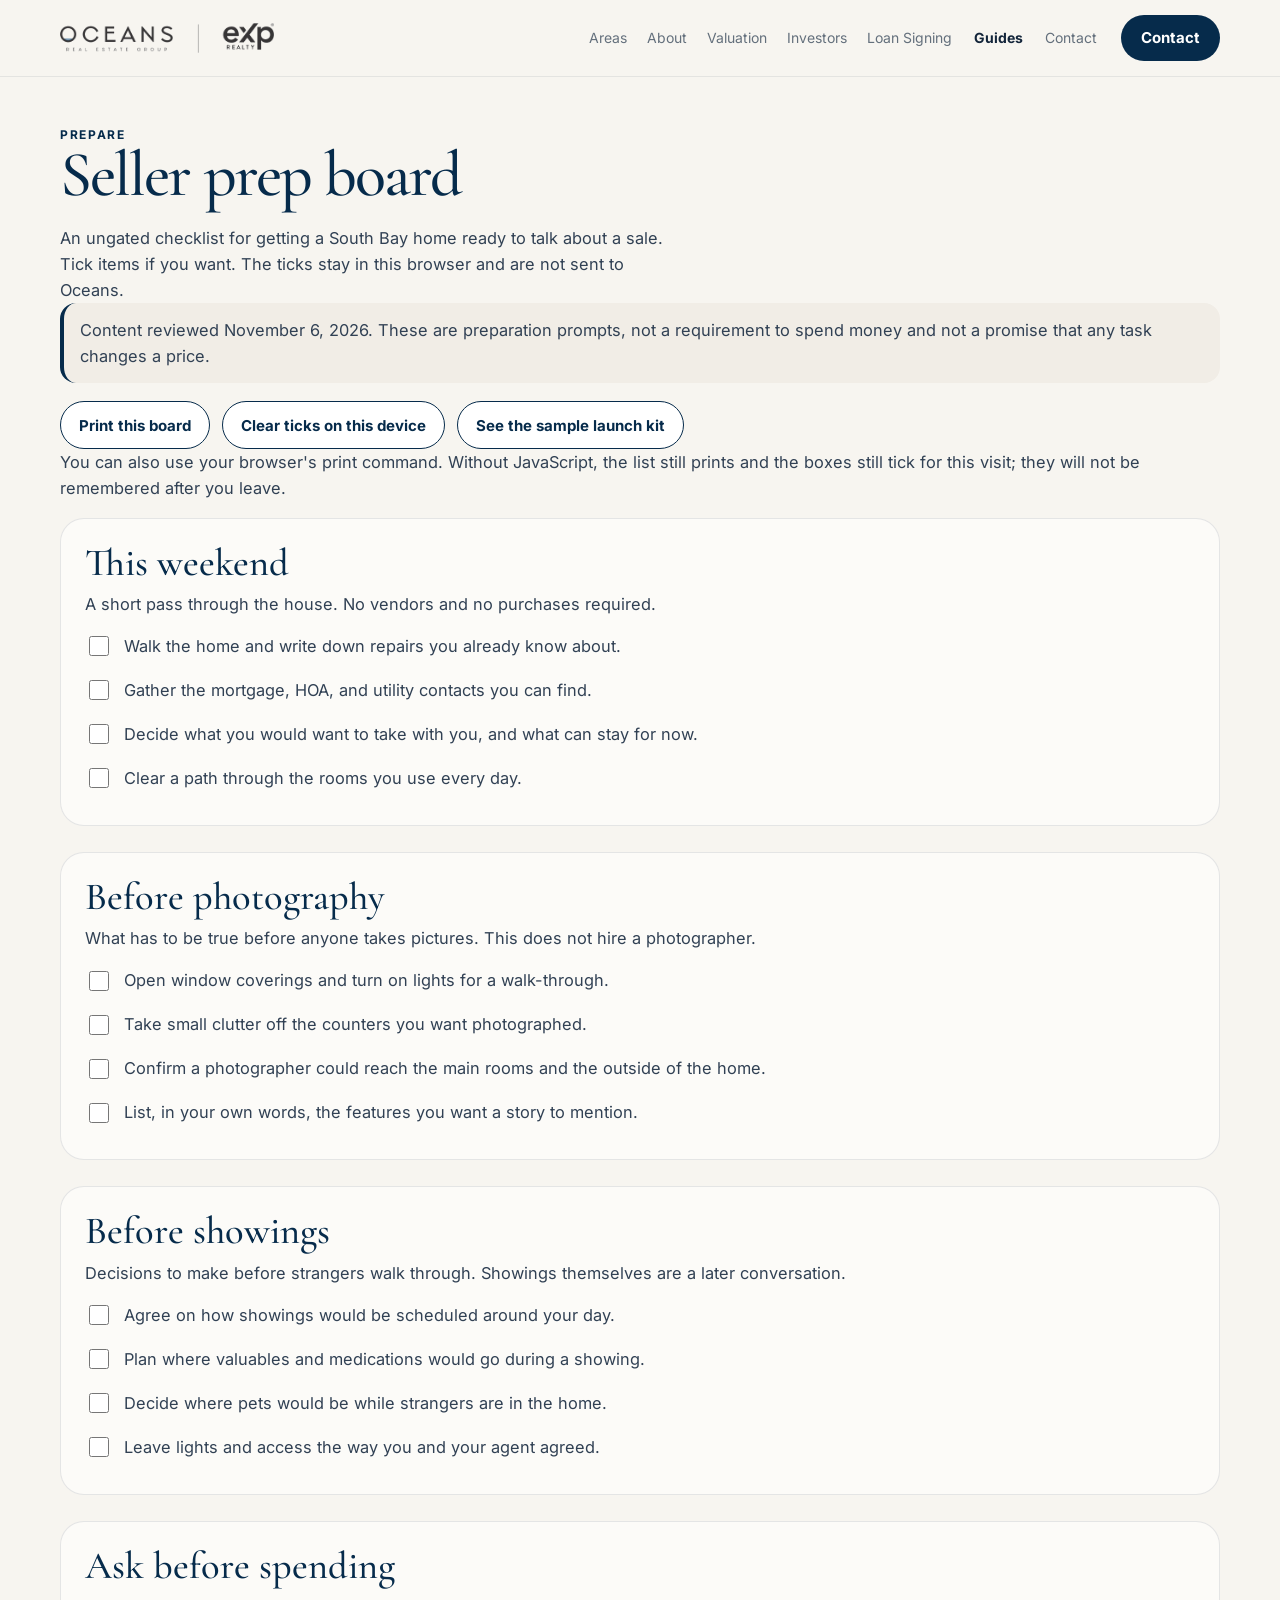
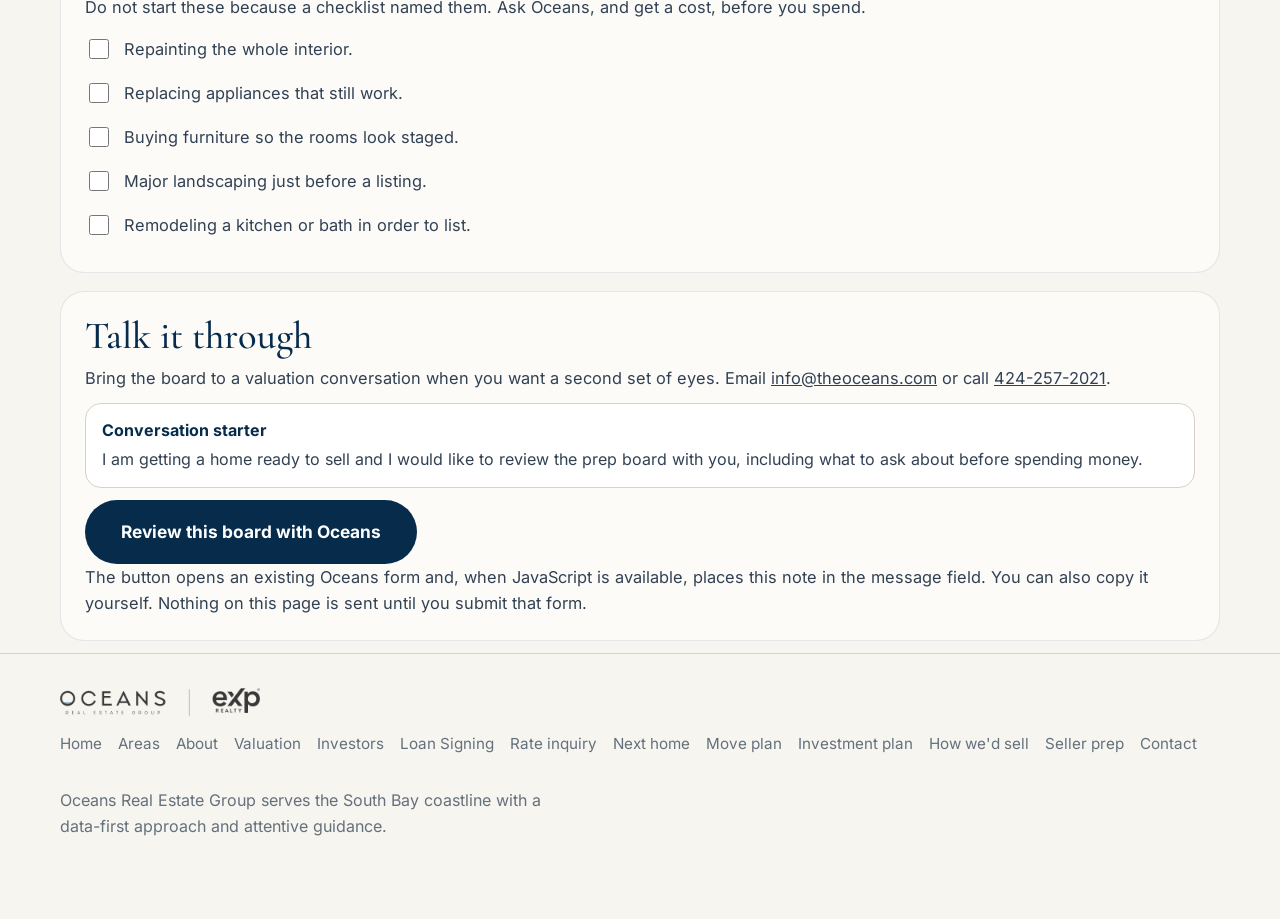
<file: seller-prep.html>
<!doctype html>
<html lang="en">
<head>
<meta charset="utf-8">
<meta name="viewport" content="width=device-width, initial-scale=1">
<title>Seller Prep Board | Oceans Real Estate Group</title>
<meta name="description" content="An ungated seller checklist for a South Bay home: this weekend, before photography, before showings, and what to ask before spending.">
<link rel="canonical" href="https://www.theoceans.com/seller-prep">
<meta property="og:type" content="website">
<meta property="og:site_name" content="Oceans Real Estate Group">
<meta property="og:title" content="Seller Prep Board | Oceans Real Estate Group">
<meta property="og:description" content="An ungated seller checklist for a South Bay home: this weekend, before photography, before showings, and what to ask before spending.">
<meta property="og:url" content="https://www.theoceans.com/seller-prep">
<meta property="og:image" content="https://www.theoceans.com/images/og-oceans.jpg">
<meta property="og:image:width" content="1200">
<meta property="og:image:height" content="630">
<meta property="og:image:alt" content="Oceans Real Estate Group">
<meta name="twitter:card" content="summary_large_image">
<meta name="twitter:title" content="Seller Prep Board | Oceans Real Estate Group">
<meta name="twitter:description" content="An ungated seller checklist for a South Bay home: this weekend, before photography, before showings, and what to ask before spending.">
<meta name="twitter:image" content="https://www.theoceans.com/images/og-oceans.jpg">
<link rel="icon" href="/favicon.ico" sizes="any">
<link rel="icon" type="image/png" sizes="32x32" href="/images/favicon-32.png">
<link rel="icon" type="image/png" sizes="16x16" href="/images/favicon-16.png">
<link rel="apple-touch-icon" sizes="180x180" href="/images/apple-touch-icon.png">
<link rel="preload" href="/fonts/cormorant-garamond.woff2" as="font" type="font/woff2" crossorigin>
<link rel="stylesheet" href="/styles/fonts.css">
<link rel="stylesheet" href="/styles/site.css">
<link rel="stylesheet" href="/styles/upgrades.css">
<script type="application/ld+json">
{
  "@context": "https://schema.org",
  "@graph": [
    {
      "@type": "RealEstateAgent",
      "@id": "https://www.theoceans.com/#organization",
      "name": "Oceans Real Estate Group",
      "url": "https://www.theoceans.com/",
      "email": "info@theoceans.com",
      "telephone": "+1-424-257-2021",
      "logo": "https://www.theoceans.com/images/brand-logo.png",
      "image": "https://www.theoceans.com/images/brand-logo.png",
      "description": "South Bay real estate group based in Hermosa Beach.",
      "areaServed": [
        {
          "@type": "City",
          "name": "Manhattan Beach"
        },
        {
          "@type": "City",
          "name": "Hermosa Beach"
        },
        {
          "@type": "City",
          "name": "Redondo Beach"
        },
        {
          "@type": "City",
          "name": "El Segundo"
        },
        {
          "@type": "City",
          "name": "Torrance"
        },
        {
          "@type": "City",
          "name": "Palos Verdes"
        }
      ],
      "parentOrganization": {
        "@type": "Organization",
        "name": "eXp Realty of Greater Los Angeles, Inc."
      },
      "employee": [
        {
          "@id": "https://www.theoceans.com/#keston-abe"
        },
        {
          "@id": "https://www.theoceans.com/#tracey-takeshita"
        }
      ]
    },
    {
      "@type": "RealEstateAgent",
      "@id": "https://www.theoceans.com/#keston-abe",
      "name": "Keston Abe",
      "url": "https://www.theoceans.com/#keston-abe",
      "email": "keston@theoceans.com",
      "telephone": "+1-424-257-2021",
      "image": "https://www.theoceans.com/images/keston-abe.jpg",
      "identifier": {
        "@type": "PropertyValue",
        "propertyID": "California DRE",
        "value": "02167533"
      },
      "worksFor": {
        "@id": "https://www.theoceans.com/#organization"
      }
    },
    {
      "@type": "RealEstateAgent",
      "@id": "https://www.theoceans.com/#tracey-takeshita",
      "name": "Tracey Takeshita",
      "url": "https://www.theoceans.com/#tracey-takeshita",
      "email": "tracey@theoceans.com",
      "telephone": "+1-424-254-1010",
      "image": "https://www.theoceans.com/images/tracey-takeshita.jpg",
      "identifier": {
        "@type": "PropertyValue",
        "propertyID": "California DRE",
        "value": "02087436"
      },
      "worksFor": {
        "@id": "https://www.theoceans.com/#organization"
      }
    },
    {
      "@type": "WebSite",
      "@id": "https://www.theoceans.com/#website",
      "url": "https://www.theoceans.com/",
      "name": "Oceans Real Estate Group",
      "publisher": {
        "@id": "https://www.theoceans.com/#organization"
      }
    },
    {
      "@type": "WebPage",
      "@id": "https://www.theoceans.com/seller-prep#webpage",
      "url": "https://www.theoceans.com/seller-prep",
      "name": "Seller Prep Board | Oceans Real Estate Group",
      "description": "An ungated seller checklist for a South Bay home: this weekend, before photography, before showings, and what to ask before spending.",
      "isPartOf": {
        "@id": "https://www.theoceans.com/#website"
      },
      "about": {
        "@id": "https://www.theoceans.com/#organization"
      },
      "primaryImageOfPage": "https://www.theoceans.com/images/hero-beach-golden-hour.jpg",
      "breadcrumb": {
        "@id": "https://www.theoceans.com/seller-prep#breadcrumb"
      }
    },
    {
      "@type": "BreadcrumbList",
      "@id": "https://www.theoceans.com/seller-prep#breadcrumb",
      "itemListElement": [
        {
          "@type": "ListItem",
          "position": 1,
          "name": "Home",
          "item": "https://www.theoceans.com/"
        },
        {
          "@type": "ListItem",
          "position": 2,
          "name": "Seller prep",
          "item": "https://www.theoceans.com/seller-prep"
        }
      ]
    }
  ]
}
</script>
</head>
<body>
<a class="skip" href="#main">Skip to content</a>
<header class="site-header">
  <div class="container header-inner">
    <a class="brand" href="/" aria-label="Oceans Real Estate Group and eXp Realty"><div class="brand-mark"></div></a>
    <button class="nav-toggle" type="button" aria-expanded="false" aria-controls="site-nav">Menu</button>
    <nav class="header-links" id="site-nav" aria-label="Primary">
      <a href="/#areas">Areas</a>
      <a href="/#about">About</a>
      <a href="/valuation">Valuation</a>
      <a href="/investor">Investors</a>
      <a href="/loan-signing">Loan Signing</a>
      <details class="nav-guides">
        <summary>Guides</summary>
        <div class="nav-guides-panel">
          <a href="/next-home">Next coastal home</a>
          <a href="/move-plan">Selling and buying</a>
          <a href="/investment-plan">Buying an investment</a>
          <a href="/how-we-sell">How we'd sell</a>
          <a href="/seller-prep">Seller prep</a>
        </div>
      </details>
      <a href="/contact">Contact</a>
    </nav>
    <a class="header-cta" href="/contact">Contact</a>
  </div>
</header>
<main id="main">
  <section class="section page-hero">
    <div class="container">
      <p class="path-kicker">Prepare</p>
      <h1 class="page-title">Seller prep board</h1>
      <p class="lede">An ungated checklist for getting a South Bay home ready to talk about a sale. Tick items if you want. The ticks stay in this browser and are not sent to Oceans.</p>
      <p class="review-date">Content reviewed <time datetime="2026-11-06">November 6, 2026</time>. These are preparation prompts, not a requirement to spend money and not a promise that any task changes a price.</p>
      <div class="prep-actions no-print">
        <button type="button" data-print-prep>Print this board</button>
        <button type="button" data-clear-prep>Clear ticks on this device</button>
        <a href="/how-we-sell">See the sample launch kit</a>
      </div>
      <p class="ink">You can also use your browser's print command. Without JavaScript, the list still prints and the boxes still tick for this visit; they will not be remembered after you leave.</p>
      <div class="stack">
                <section class="plan-block prep-group">
          <h2>This weekend</h2>
          <p class="ask-note">A short pass through the house. No vendors and no purchases required.</p>
          <ul class="prep-list">
            <li><label><input type="checkbox" data-prep="weekend-walk"> Walk the home and write down repairs you already know about.</label></li>
            <li><label><input type="checkbox" data-prep="weekend-papers"> Gather the mortgage, HOA, and utility contacts you can find.</label></li>
            <li><label><input type="checkbox" data-prep="weekend-keep"> Decide what you would want to take with you, and what can stay for now.</label></li>
            <li><label><input type="checkbox" data-prep="weekend-path"> Clear a path through the rooms you use every day.</label></li>
          </ul>
        </section>
                <section class="plan-block prep-group">
          <h2>Before photography</h2>
          <p class="ask-note">What has to be true before anyone takes pictures. This does not hire a photographer.</p>
          <ul class="prep-list">
            <li><label><input type="checkbox" data-prep="photo-light"> Open window coverings and turn on lights for a walk-through.</label></li>
            <li><label><input type="checkbox" data-prep="photo-counters"> Take small clutter off the counters you want photographed.</label></li>
            <li><label><input type="checkbox" data-prep="photo-access"> Confirm a photographer could reach the main rooms and the outside of the home.</label></li>
            <li><label><input type="checkbox" data-prep="photo-words"> List, in your own words, the features you want a story to mention.</label></li>
          </ul>
        </section>
                <section class="plan-block prep-group">
          <h2>Before showings</h2>
          <p class="ask-note">Decisions to make before strangers walk through. Showings themselves are a later conversation.</p>
          <ul class="prep-list">
            <li><label><input type="checkbox" data-prep="show-hours"> Agree on how showings would be scheduled around your day.</label></li>
            <li><label><input type="checkbox" data-prep="show-secure"> Plan where valuables and medications would go during a showing.</label></li>
            <li><label><input type="checkbox" data-prep="show-pets"> Decide where pets would be while strangers are in the home.</label></li>
            <li><label><input type="checkbox" data-prep="show-lights"> Leave lights and access the way you and your agent agreed.</label></li>
          </ul>
        </section>
                <section class="plan-block prep-group">
          <h2>Ask before spending</h2>
          <p class="ask-note">Do not start these because a checklist named them. Ask Oceans, and get a cost, before you spend.</p>
          <ul class="prep-list">
            <li><label><input type="checkbox" data-prep="ask-paint"> Repainting the whole interior.</label></li>
            <li><label><input type="checkbox" data-prep="ask-appliances"> Replacing appliances that still work.</label></li>
            <li><label><input type="checkbox" data-prep="ask-furniture"> Buying furniture so the rooms look staged.</label></li>
            <li><label><input type="checkbox" data-prep="ask-landscape"> Major landscaping just before a listing.</label></li>
            <li><label><input type="checkbox" data-prep="ask-remodel"> Remodeling a kitchen or bath in order to list.</label></li>
          </ul>
        </section>
        <section class="plan-block">
          <h2>Talk it through</h2>
          <p>Bring the board to a valuation conversation when you want a second set of eyes. Email <a href="mailto:info@theoceans.com">info@theoceans.com</a> or call <a href="tel:4242572021">424-257-2021</a>.</p>
          <blockquote class="starter"><b>Conversation starter</b>I am getting a home ready to sell and I would like to review the prep board with you, including what to ask about before spending money.</blockquote>
        <p><a class="btn btn-primary" href="/valuation?starter=seller-prep">Review this board with Oceans</a></p>
        <p class="ink">The button opens an existing Oceans form and, when JavaScript is available, places this note in the message field. You can also copy it yourself. Nothing on this page is sent until you submit that form.</p>
        </section>
      </div>
    </div>
  </section>
</main>
<footer class="footer">
  <div class="container footer-inner">
    <div class="footer-brand" role="img" aria-label="Oceans Real Estate Group and eXp Realty"></div>
    <nav class="footer-links" aria-label="Footer">
      <a href="/">Home</a>
      <a href="/#areas">Areas</a>
      <a href="/#about">About</a>
      <a href="/valuation">Valuation</a>
      <a href="/investor">Investors</a>
      <a href="/loan-signing">Loan Signing</a>
      <a href="/rate">Rate inquiry</a>
      <a href="/next-home">Next home</a>
      <a href="/move-plan">Move plan</a>
      <a href="/investment-plan">Investment plan</a>
      <a href="/how-we-sell">How we'd sell</a>
      <a href="/seller-prep">Seller prep</a>
      <a href="/contact">Contact</a>
    </nav>
    <p class="footer-copy">Oceans Real Estate Group serves the South Bay coastline with a data-first approach and attentive guidance.</p>
  </div>
</footer>
<script>
const FORM_ENDPOINT = 'https://formsubmit.app/f/q8vhg24vbb';
(function(){
  var header=document.querySelector('.site-header');
  var btn=document.querySelector('.nav-toggle');
  if(!header||!btn) return;
  btn.addEventListener('click',function(){
    var open=header.classList.toggle('nav-open');
    btn.setAttribute('aria-expanded', open ? 'true' : 'false');
    btn.textContent=open ? 'Close' : 'Menu';
  });
  header.querySelectorAll('.header-links a').forEach(function(a){
    a.addEventListener('click',function(){
      header.classList.remove('nav-open');
      btn.setAttribute('aria-expanded','false');
      btn.textContent='Menu';
    });
  });
})();
</script>
<script>
(function(){
  var KEY = "oceans-seller-prep-v1";
  var boxes = document.querySelectorAll("input[data-prep]");
  var saved = {};
  try { saved = JSON.parse(localStorage.getItem(KEY) || "{}"); } catch (e) { saved = {}; }
  boxes.forEach(function(box){
    box.checked = !!saved[box.getAttribute("data-prep")];
    box.addEventListener("change", function(){
      var next = {};
      boxes.forEach(function(item){ next[item.getAttribute("data-prep")] = item.checked; });
      try { localStorage.setItem(KEY, JSON.stringify(next)); } catch (err) {}
    });
  });
  var clearBtn = document.querySelector("[data-clear-prep]");
  if (clearBtn) clearBtn.addEventListener("click", function(){
    boxes.forEach(function(box){ box.checked = false; });
    try { localStorage.removeItem(KEY); } catch (err) {}
  });
  var printBtn = document.querySelector("[data-print-prep]");
  if (printBtn) printBtn.addEventListener("click", function(){ window.print(); });
})();
</script>
</body>
</html>
</file>
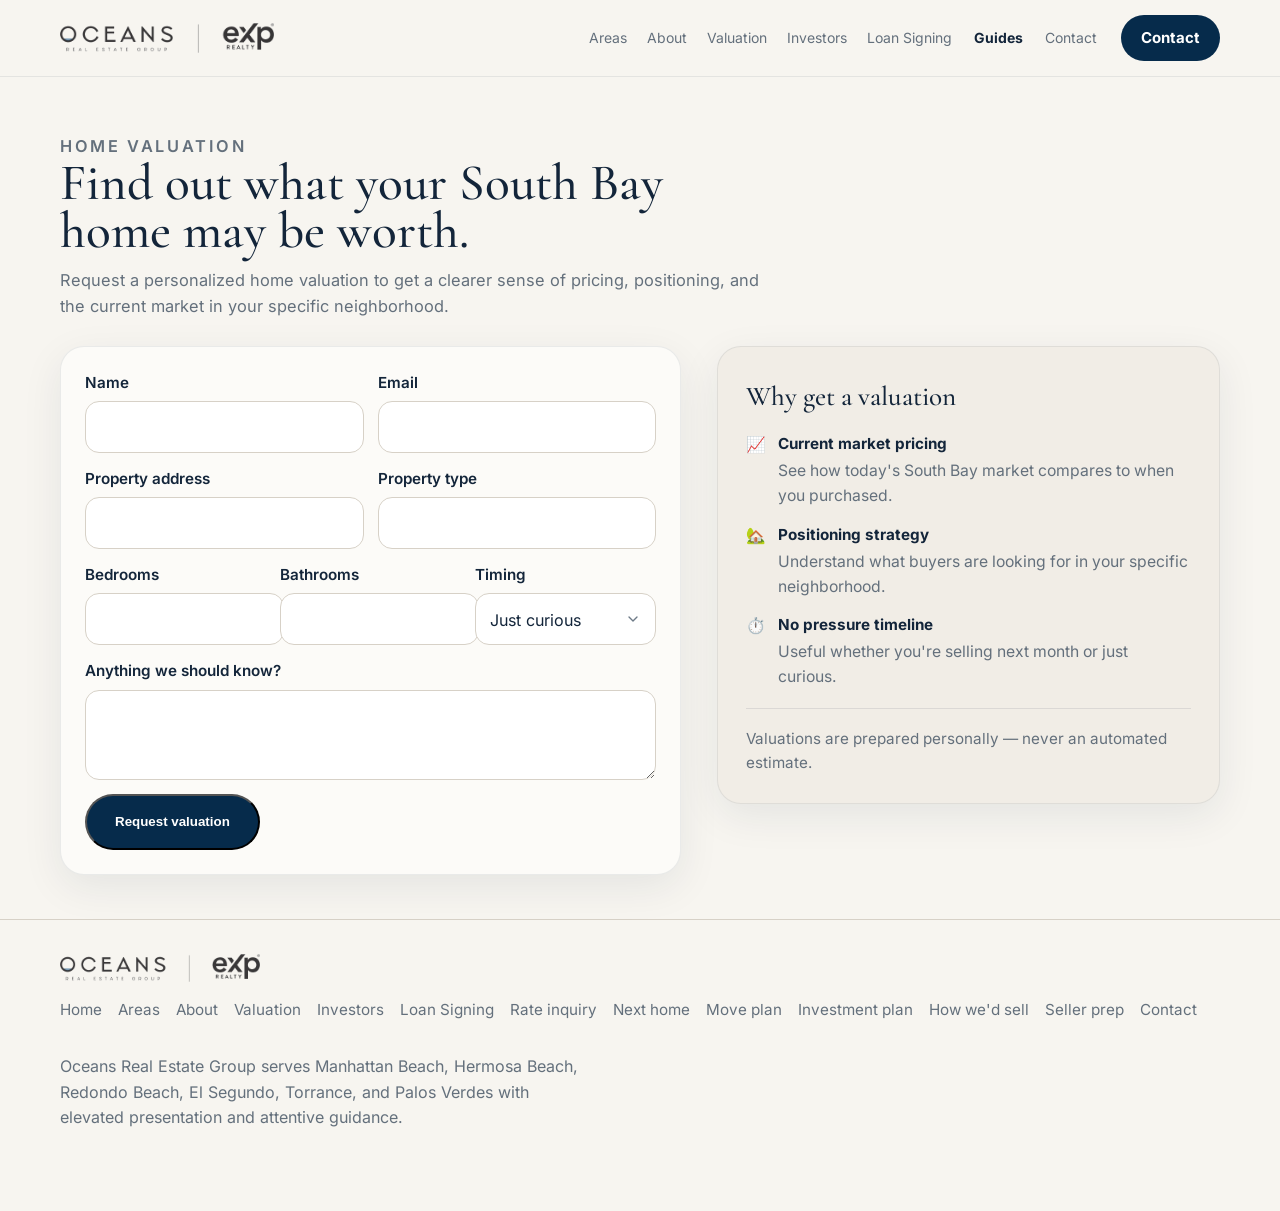
<file: valuation.html>
<!doctype html>
<html lang="en" data-theme="light">
<head>
<meta charset="utf-8">
<meta name="viewport" content="width=device-width, initial-scale=1">
<title>Home Valuation | Oceans Real Estate Group</title>
<meta name="description" content="Request a personalized South Bay home valuation from Oceans Real Estate Group for pricing, positioning, and neighborhood market context.">
<link rel="canonical" href="https://www.theoceans.com/valuation">
<meta property="og:type" content="website">
<meta property="og:site_name" content="Oceans Real Estate Group">
<meta property="og:title" content="Home Valuation | Oceans Real Estate Group">
<meta property="og:description" content="Request a personalized South Bay home valuation from Oceans Real Estate Group for pricing, positioning, and neighborhood market context.">
<meta property="og:url" content="https://www.theoceans.com/valuation">
<meta property="og:image" content="https://www.theoceans.com/images/og-oceans.jpg">
<meta property="og:image:width" content="1200">
<meta property="og:image:height" content="630">
<meta property="og:image:alt" content="Oceans Real Estate Group">
<meta name="twitter:card" content="summary_large_image">
<meta name="twitter:title" content="Home Valuation | Oceans Real Estate Group">
<meta name="twitter:description" content="Request a personalized South Bay home valuation from Oceans Real Estate Group for pricing, positioning, and neighborhood market context.">
<meta name="twitter:image" content="https://www.theoceans.com/images/og-oceans.jpg">
<link rel="icon" href="/favicon.ico" sizes="any">
<link rel="icon" type="image/png" sizes="32x32" href="/images/favicon-32.png">
<link rel="icon" type="image/png" sizes="16x16" href="/images/favicon-16.png">
<link rel="apple-touch-icon" sizes="180x180" href="/images/apple-touch-icon.png">
<link rel="preload" href="/fonts/cormorant-garamond.woff2" as="font" type="font/woff2" crossorigin>
<link rel="stylesheet" href="/styles/fonts.css">
<style>
:root{--bg:#f7f5f0;--surface:#fcfbf8;--surface-2:#f1ede6;--line:#d7d1c7;--text:#13253a;--muted:#64707c;--accent:#062b4b;--gold:#826d47;--radius-lg:28px;--radius-xl:36px;--shadow:0 12px 40px rgba(19,37,58,.08);--content:1160px}
*,:before,:after{box-sizing:border-box}html,body{margin:0;padding:0}body{font-family:Inter,system-ui,sans-serif;background:var(--bg);color:var(--text);line-height:1.6}img{display:block;max-width:100%;height:auto}a{color:inherit}
.container{width:min(var(--content),calc(100vw - 32px));margin:0 auto}
.skip{position:absolute;left:-9999px}.skip:focus{left:16px;top:16px;background:#fff;padding:10px 14px;border-radius:999px;z-index:999}
.site-header{position:sticky;top:0;z-index:30;background:rgba(247,245,240,.92);backdrop-filter:blur(14px);border-bottom:1px solid rgba(19,37,58,.08)}
.header-inner{min-height:76px;display:flex;align-items:center;justify-content:space-between;gap:24px}
.brand{display:flex;align-items:center;min-width:0;flex:1}
.brand-mark{width:min(620px,94vw);height:30px;background-size:auto 30px;background:url('/images/brand-logo.png') left center/contain no-repeat}
.header-links{display:flex;gap:20px;align-items:center;color:var(--muted);font-size:14px}
.header-links a{text-decoration:none}
.header-cta{display:inline-flex;align-items:center;justify-content:center;min-height:46px;padding:0 20px;border-radius:999px;background:var(--accent);color:#fff;text-decoration:none;font-weight:700;font-size:15px;white-space:nowrap}
.hero{padding:56px 0 40px}
.hero-grid{display:grid;grid-template-columns:minmax(0,1.02fr) minmax(360px,.98fr);gap:42px;align-items:center}
.eyebrow{margin:0 0 14px;color:var(--gold);text-transform:uppercase;letter-spacing:.18em;font-size:12px;font-weight:600}
h1{margin:0 0 18px;font-family:'Cormorant Garamond',serif;font-weight:500;font-size:clamp(3.4rem,6vw,6.6rem);line-height:.94;letter-spacing:-.035em;max-width:9.2ch}
.lede{margin:0 0 30px;color:var(--muted);font-size:clamp(1.02rem,1.3vw,1.2rem);max-width:34ch}
.cta-row{display:flex;gap:14px;flex-wrap:wrap}.btn{display:inline-flex;align-items:center;justify-content:center;min-height:56px;padding:0 28px;border-radius:999px;text-decoration:none;font-weight:700}.btn-primary{background:var(--accent);color:#fff}.btn-secondary{border:1px solid var(--line);background:var(--surface);color:var(--text)}
.hero-panel{width:100%;background:linear-gradient(180deg,#eef2f5,#d8e1e8);border-radius:var(--radius-xl);overflow:hidden;box-shadow:var(--shadow);aspect-ratio:3/2}
.hero-panel img{width:100%;height:100%;object-fit:cover}
.section{padding:44px 0;border-top:1px solid var(--line)}
.section-intro{max-width:720px;margin-bottom:26px}.section-label{margin:0 0 10px;color:var(--gold);text-transform:uppercase;letter-spacing:.16em;font-size:12px;font-weight:600}
.section h2{margin:0 0 12px;font-family:'Cormorant Garamond',serif;font-size:clamp(2.4rem,4vw,3.8rem);line-height:.94;font-weight:500}.section p{margin:0;color:var(--muted);font-size:1.02rem}
select{width:100%;max-width:100%;min-height:52px;height:52px;padding:0 14px;font-family:inherit;font-size:1rem;color:var(--text);border:1px solid var(--line);border-radius:14px;background:#fff;-webkit-appearance:none;-moz-appearance:none;appearance:none;background-image:url('data:image/svg+xml;utf8,<svg xmlns=%22http://www.w3.org/2000/svg%22 viewBox=%220 0 24 24%22 fill=%22none%22 stroke=%22%236d7a87%22 stroke-width=%222%22 stroke-linecap=%22round%22 stroke-linejoin=%22round%22><polyline points=%226 9 12 15 18 9%22/></svg>');background-repeat:no-repeat;background-position:right 14px center;background-size:16px;padding-right:40px;line-height:52px;box-sizing:border-box}
.cards{display:grid;grid-template-columns:repeat(3,minmax(0,1fr));gap:18px;margin-top:24px}.card{background:var(--surface);border:1px solid rgba(19,37,58,.08);border-radius:24px;padding:24px;box-shadow:var(--shadow)}.card h3{margin:0 0 8px;font-size:1rem}.card p{font-size:.98rem}
.team-grid{display:flex;flex-direction:column;gap:24px;margin-top:28px}.team-member{display:grid;grid-template-columns:280px minmax(0,1fr);gap:40px;background:var(--surface);border:1px solid rgba(19,37,58,.09);border-radius:34px;box-shadow:var(--shadow);padding:36px}.team-photo{width:100%}.team-photo img{width:100%;aspect-ratio:3/4;object-fit:cover;object-position:center top;border-radius:20px;border:1px solid rgba(19,37,58,.08);background:#dbe3ea;display:block}.team-info{min-width:0;display:flex;flex-direction:column;justify-content:center}.team-contact{margin:0 0 12px;color:var(--muted);font-size:.98rem}.bio-kicker{margin:0 0 10px;font-size:12px;letter-spacing:.16em;text-transform:uppercase;color:var(--gold);font-weight:700}.team-card-name{margin:0 0 12px!important;font-family:'Cormorant Garamond',serif!important;font-size:40px!important;line-height:.98!important;font-weight:500!important}.team-info p{margin:0 0 12px;color:var(--muted);font-size:1.02rem;max-width:78ch}
.footer{padding:34px 0 64px;border-top:1px solid var(--line)}
.footer-inner{display:flex;flex-direction:column;gap:16px;align-items:flex-start}
.footer-brand{width:min(320px,60vw);height:28px;background:url('/images/brand-logo.png') left center/contain no-repeat;opacity:.98}
.footer-copy{max-width:52ch;color:var(--muted);font-size:1rem}
.contact-grid{display:grid;grid-template-columns:minmax(0,1.05fr) minmax(320px,.85fr);gap:36px;align-items:start}
.contact-aside{background:var(--surface-2);border:1px solid rgba(19,37,58,.08);border-radius:24px;padding:28px;box-shadow:var(--shadow)}
.contact-aside h3{margin:0 0 14px;font-family:'Cormorant Garamond',serif;font-size:1.7rem;font-weight:500}
.contact-aside ul{margin:0;padding:0;list-style:none;display:grid;gap:14px}
.contact-aside li{display:flex;gap:12px;align-items:flex-start;color:var(--muted);font-size:.98rem}
.contact-aside li b{color:var(--text);display:block;font-size:.95rem;margin-bottom:2px}
.contact-aside .aside-divider{margin:18px 0;border-top:1px solid rgba(19,37,58,.1)}
@media (max-width:900px){.contact-grid{grid-template-columns:1fr}}
@media (max-width:900px){.header-inner{min-height:66px}.header-links{display:none}.brand-mark{width:min(620px,94vw);height:26px;background-size:auto 26px}.hero{padding:30px 0 24px}.hero-grid,.cards,.team-member{grid-template-columns:1fr}.hero-copy{max-width:none}.eyebrow{margin-bottom:12px;font-size:11px}.hero-copy h1{font-size:clamp(2.9rem,12vw,4.5rem);line-height:.96;max-width:11ch;letter-spacing:-.03em;text-wrap:balance}.lede{font-size:1rem;max-width:24ch}.cta-row{gap:12px}.btn{min-height:54px;padding:0 24px}.hero-panel{aspect-ratio:4/3}.team-member{padding:22px;gap:18px}.team-photo img{aspect-ratio:4/3;max-width:220px;margin:0 auto}.team-card-name{font-size:34px!important}.footer-brand{width:min(280px,72vw);height:24px}form div[style*="grid-template-columns:repeat(2,minmax(0,1fr))"],form div[style*="grid-template-columns:repeat(3,minmax(0,1fr))"]{grid-template-columns:1fr !important}}

.brand{text-decoration:none}
.nav-toggle{display:none}
.footer-links{display:flex;flex-wrap:wrap;gap:8px 16px}
.footer-links a{color:var(--muted);font-size:.95rem;text-decoration:none}
@media (max-width:900px){
  .header-inner{gap:10px}
  .brand-mark{width:100%;max-width:100%;height:26px;background-size:contain;background-repeat:no-repeat;background-position:left center}
  .nav-toggle{display:inline-flex;align-items:center;justify-content:center;min-height:46px;padding:0 14px;border-radius:999px;border:1px solid var(--line);background:#fff;color:var(--text);font:700 14px/1 Inter,system-ui,sans-serif;cursor:pointer}
  .site-header .header-links{position:absolute;left:0;right:0;top:100%;display:none;flex-direction:column;align-items:stretch;gap:0;padding:4px 16px 12px;background:rgba(247,245,240,.98);border-bottom:1px solid rgba(19,37,58,.08);z-index:40}
  .site-header.nav-open .header-links{display:flex}
  .site-header .header-links a{padding:12px 2px;font-size:16px;color:var(--text)}
}
</style>
<link rel="stylesheet" href="/styles/upgrades.css">

<script type="application/ld+json">
{
  "@context": "https://schema.org",
  "@graph": [
    {
      "@type": "RealEstateAgent",
      "@id": "https://www.theoceans.com/#organization",
      "name": "Oceans Real Estate Group",
      "url": "https://www.theoceans.com/",
      "email": "info@theoceans.com",
      "telephone": "+1-424-257-2021",
      "logo": "https://www.theoceans.com/images/brand-logo.png",
      "image": "https://www.theoceans.com/images/brand-logo.png",
      "description": "South Bay real estate group based in Hermosa Beach.",
      "areaServed": [
        {
          "@type": "City",
          "name": "Manhattan Beach"
        },
        {
          "@type": "City",
          "name": "Hermosa Beach"
        },
        {
          "@type": "City",
          "name": "Redondo Beach"
        },
        {
          "@type": "City",
          "name": "El Segundo"
        },
        {
          "@type": "City",
          "name": "Torrance"
        },
        {
          "@type": "City",
          "name": "Palos Verdes"
        }
      ],
      "parentOrganization": {
        "@type": "Organization",
        "name": "eXp Realty of Greater Los Angeles, Inc."
      },
      "employee": [
        {
          "@id": "https://www.theoceans.com/#keston-abe"
        },
        {
          "@id": "https://www.theoceans.com/#tracey-takeshita"
        }
      ]
    },
    {
      "@type": "RealEstateAgent",
      "@id": "https://www.theoceans.com/#keston-abe",
      "name": "Keston Abe",
      "url": "https://www.theoceans.com/#keston-abe",
      "email": "keston@theoceans.com",
      "telephone": "+1-424-257-2021",
      "image": "https://www.theoceans.com/images/keston-abe.jpg",
      "identifier": {
        "@type": "PropertyValue",
        "propertyID": "California DRE",
        "value": "02167533"
      },
      "worksFor": {
        "@id": "https://www.theoceans.com/#organization"
      }
    },
    {
      "@type": "RealEstateAgent",
      "@id": "https://www.theoceans.com/#tracey-takeshita",
      "name": "Tracey Takeshita",
      "url": "https://www.theoceans.com/#tracey-takeshita",
      "email": "tracey@theoceans.com",
      "telephone": "+1-424-254-1010",
      "image": "https://www.theoceans.com/images/tracey-takeshita.jpg",
      "identifier": {
        "@type": "PropertyValue",
        "propertyID": "California DRE",
        "value": "02087436"
      },
      "worksFor": {
        "@id": "https://www.theoceans.com/#organization"
      }
    },
    {
      "@type": "WebSite",
      "@id": "https://www.theoceans.com/#website",
      "url": "https://www.theoceans.com/",
      "name": "Oceans Real Estate Group",
      "publisher": {
        "@id": "https://www.theoceans.com/#organization"
      }
    },
    {
      "@type": "WebPage",
      "@id": "https://www.theoceans.com/valuation#webpage",
      "url": "https://www.theoceans.com/valuation",
      "name": "Home Valuation | Oceans Real Estate Group",
      "description": "Request a personalized South Bay home valuation from Oceans Real Estate Group for pricing, positioning, and neighborhood market context.",
      "isPartOf": {
        "@id": "https://www.theoceans.com/#website"
      },
      "about": {
        "@id": "https://www.theoceans.com/#organization"
      },
      "primaryImageOfPage": "https://www.theoceans.com/images/hero-manhattan-pier-desktop.jpg",
      "breadcrumb": {
        "@id": "https://www.theoceans.com/valuation#breadcrumb"
      }
    },
    {
      "@type": "BreadcrumbList",
      "@id": "https://www.theoceans.com/valuation#breadcrumb",
      "itemListElement": [
        {
          "@type": "ListItem",
          "position": 1,
          "name": "Home",
          "item": "https://www.theoceans.com/"
        },
        {
          "@type": "ListItem",
          "position": 2,
          "name": "Home Valuation",
          "item": "https://www.theoceans.com/valuation"
        }
      ]
    }
  ]
}
</script>
</head>
<body>
<a class="skip" href="#main">Skip to content</a>
<header class="site-header">
  <div class="container header-inner">
    <a class="brand" href="/" aria-label="Oceans Real Estate Group and eXp Realty"><div class="brand-mark"></div></a>
    <button class="nav-toggle" type="button" aria-expanded="false" aria-controls="site-nav">Menu</button>
    <nav class="header-links" id="site-nav" aria-label="Primary">
      <a href="/#areas">Areas</a>
      <a href="/#about">About</a>
      <a href="/valuation">Valuation</a>
      <a href="/investor">Investors</a>
      <a href="/loan-signing">Loan Signing</a>
      <details class="nav-guides">
        <summary>Guides</summary>
        <div class="nav-guides-panel">
          <a href="/next-home">Next coastal home</a>
          <a href="/move-plan">Selling and buying</a>
          <a href="/investment-plan">Buying an investment</a>
          <a href="/how-we-sell">How we'd sell</a>
          <a href="/seller-prep">Seller prep</a>
        </div>
      </details>
      <a href="/contact">Contact</a>
    </nav>
    <a class="header-cta" href="/contact">Contact</a>
  </div>
</header>
<main id="main">
  <section class="section" id="valuation" style="border-top:none;padding-top:56px">
    <div class="container">
      <div class="section-intro">
        <p class="section-label">Home Valuation</p>
        <h2>Find out what your South Bay home may be worth.</h2>
        <p>Request a personalized home valuation to get a clearer sense of pricing, positioning, and the current market in your specific neighborhood.</p>
      </div>
      <div class="contact-grid">
      <form data-lead-form="valuation" style="margin:0;background:var(--surface);border:1px solid rgba(19,37,58,.08);border-radius:24px;padding:24px;box-shadow:var(--shadow);display:grid;gap:14px">
        <div aria-hidden="true" style="position:absolute;left:-10000px;top:auto;width:1px;height:1px;overflow:hidden"><label>Leave this field empty<input type="text" name="company_website" tabindex="-1" autocomplete="off" value=""></label></div>
        <div style="display:grid;grid-template-columns:repeat(2,minmax(0,1fr));gap:14px">
          <label style="display:grid;gap:6px;color:var(--text);font-weight:600;font-size:.95rem">Name<input type="text" name="Valuation name" required style="min-height:52px;padding:0 14px;border:1px solid var(--line);border-radius:14px;background:#fff"></label>
          <label style="display:grid;gap:6px;color:var(--text);font-weight:600;font-size:.95rem">Email<input type="email" name="Valuation email" required style="min-height:52px;padding:0 14px;border:1px solid var(--line);border-radius:14px;background:#fff"></label>
        </div>
        <div style="display:grid;grid-template-columns:repeat(2,minmax(0,1fr));gap:14px">
          <label style="display:grid;gap:6px;color:var(--text);font-weight:600;font-size:.95rem">Property address<input type="text" name="Property address" required style="min-height:52px;padding:0 14px;border:1px solid var(--line);border-radius:14px;background:#fff"></label>
          <label style="display:grid;gap:6px;color:var(--text);font-weight:600;font-size:.95rem">Property type<input type="text" name="Property type" style="min-height:52px;padding:0 14px;border:1px solid var(--line);border-radius:14px;background:#fff"></label>
        </div>
        <div style="display:grid;grid-template-columns:repeat(3,minmax(0,1fr));gap:14px">
          <label style="display:grid;gap:6px;color:var(--text);font-weight:600;font-size:.95rem">Bedrooms<input type="number" name="Bedrooms" min="0" style="min-height:52px;padding:0 14px;border:1px solid var(--line);border-radius:14px;background:#fff"></label>
          <label style="display:grid;gap:6px;color:var(--text);font-weight:600;font-size:.95rem">Bathrooms<input type="number" name="Bathrooms" min="0" step="0.5" style="min-height:52px;padding:0 14px;border:1px solid var(--line);border-radius:14px;background:#fff"></label>
          <label style="display:grid;gap:6px;color:var(--text);font-weight:600;font-size:.95rem">Timing<select name="Timing"><option>Just curious</option><option>Within 12 months</option><option>Within 6 months</option><option>Soon</option></select></label>
        </div>
        <label style="display:grid;gap:6px;color:var(--text);font-weight:600;font-size:.95rem">Anything we should know?<textarea name="Valuation notes" rows="4" style="padding:14px;border:1px solid var(--line);border-radius:14px;background:#fff;resize:vertical"></textarea></label>
        <button class="btn btn-primary" type="submit" style="width:max-content">Request valuation</button>
        <p class="form-success" style="display:none;margin:4px 0 0;color:#24543a;font-weight:600">Thank you — your valuation request has been received. We will follow up soon.</p>
        <p class="form-error" role="alert" style="display:none;margin:4px 0 0;color:#8f2d2e;font-weight:600">Something went wrong sending your message. Please try again, or email us directly.</p>
      </form>
      <aside class="contact-aside">
        <h3>Why get a valuation</h3>
        <ul>
          <li><span>📈</span><div><b>Current market pricing</b>See how today's South Bay market compares to when you purchased.</div></li>
          <li><span>🏡</span><div><b>Positioning strategy</b>Understand what buyers are looking for in your specific neighborhood.</div></li>
          <li><span>⏱️</span><div><b>No pressure timeline</b>Useful whether you're selling next month or just curious.</div></li>
        </ul>
        <div class="aside-divider"></div>
        <p style="margin:0;color:var(--muted);font-size:.95rem">Valuations are prepared personally — never an automated estimate.</p>
      </aside>
      </div>
    </div>
  </section>
</main>
<footer class="footer">
  <div class="container footer-inner">
    <div class="footer-brand" role="img" aria-label="Oceans Real Estate Group and eXp Realty"></div>
    <nav class="footer-links" aria-label="Footer">
      <a href="/">Home</a>
      <a href="/#areas">Areas</a>
      <a href="/#about">About</a>
      <a href="/valuation">Valuation</a>
      <a href="/investor">Investors</a>
      <a href="/loan-signing">Loan Signing</a>
      <a href="/rate">Rate inquiry</a>
      <a href="/next-home">Next home</a>
      <a href="/move-plan">Move plan</a>
      <a href="/investment-plan">Investment plan</a>
      <a href="/how-we-sell">How we'd sell</a>
      <a href="/seller-prep">Seller prep</a>
      <a href="/contact">Contact</a>
    </nav>
    <p class="footer-copy">Oceans Real Estate Group serves Manhattan Beach, Hermosa Beach, Redondo Beach, El Segundo, Torrance, and Palos Verdes with elevated presentation and attentive guidance.</p>
  </div>
</footer>


<script>
(function(){
  // Leads are emailed through FormSubmit.
  const FORM_ENDPOINT = 'https://formsubmit.app/f/q8vhg24vbb';
  const FORM_SUBJECTS = {
    contact: 'New Oceans Contact lead',
    valuation: 'New Oceans Home Valuation lead',
    investor: 'New Oceans Investor lead',
    'loan-signing': 'New Oceans Loan Signing lead',
    rate: 'New Oceans Rate Page lead'
  };


  // Spam protection (client-side only; real visitors see no change).
  const LOADED_AT = Date.now();
  const MIN_FILL_MS = 3000;
  const HONEYPOT = 'company_website';
  function looksLikeJunkName(name){
    return name.split(/\s+/).some(t => {
      const w = t.toLowerCase().replace(/[^a-z]/g,'');
      if(w.length >= 5 && !/[aeiouy]/.test(w)) return true;   // e.g. "Lmxks"
      return /[^aeiouy]{6,}/.test(w);                           // e.g. "Hwznlxds"
    });
  }
  function looksLikeDotTrickGmail(email){
    const m = email.toLowerCase().match(/^([^@]+)@(gmail|googlemail)\.com$/);
    if(!m) return false;
    const parts = m[1].split('.');
    return parts.length >= 4 && parts.filter(p => p.length <= 2).length >= 2; // e.g. "hej.u.qa.be.5.5.0"
  }
  function showSuccess(form){
    const error = form.querySelector('.form-error');
    if(error) error.style.display = 'none';
    form.reset();
    const success = form.querySelector('.form-success');
    if(success){ success.style.display = 'block'; setTimeout(()=>{ success.style.display = 'none'; }, 6000); success.scrollIntoView({behavior:'smooth', block:'nearest'}); }
  }
  function showError(form){
    const success = form.querySelector('.form-success');
    if(success) success.style.display = 'none';
    const error = form.querySelector('.form-error');
    if(error){ error.style.display = 'block'; error.scrollIntoView({behavior:'smooth', block:'nearest'}); }
  }

  document.querySelectorAll('form[data-lead-form]').forEach(form => {
    form.addEventListener('submit', (e)=>{
      e.preventDefault();
      const fd = new FormData(form);
      const trap = (fd.get(HONEYPOT) || '').toString().trim();
      fd.delete(HONEYPOT);
      const source = form.getAttribute('data-lead-form') || 'general';
      const first = (fd.get('First name') || '').toString().trim();
      const last = (fd.get('Last name') || '').toString().trim();
      const name = (fd.get('Name') || [first,last].filter(Boolean).join(' ') || fd.get('Valuation name') || fd.get('Investor name') || '').toString().trim();
      const email = (fd.get('Email') || fd.get('Valuation email') || fd.get('Investor email') || '').toString().trim();
      const phone = (fd.get('Phone') || fd.get('Investor phone') || '').toString().trim();
      const details = Array.from(fd.entries()).filter(([k]) => !['First name','Last name','Name','Valuation name','Investor name','Email','Valuation email','Investor email','Phone','Investor phone'].includes(k)).map(([k,v]) => `${k}: ${v}`).join(' | ');
      const message = (fd.get('Message') || fd.get('Notes') || fd.get('Investor goals') || fd.get('Valuation notes') || '').toString().trim();
      if(trap || Date.now() - LOADED_AT < MIN_FILL_MS || looksLikeJunkName(name) || looksLikeDotTrickGmail(email)){ showSuccess(form); return; }
      const payload = { source, form_type:source, name, first_name:first, last_name:last, email, phone, message, details, submittedAt:new Date().toISOString(), page: location.href, _subject: FORM_SUBJECTS[source] || 'New Oceans lead', _replyto: email };

      const submitBtn = form.querySelector('button[type="submit"]');
      if(submitBtn){ submitBtn.disabled = true; }

      fetch(FORM_ENDPOINT, {
        method: 'POST',
        headers: { 'Content-Type': 'application/json', 'Accept': 'application/json' },
        body: JSON.stringify(payload)
      }).then(async (res) => {
        let data = null;
        try { data = await res.json(); } catch (err) { data = null; }
        // FormSubmit success is { ok: true, id, message }; errors are { ok: false, error: { code, message } }.
        if(!res.ok || !data || data.ok !== true) throw new Error('submit failed');
        showSuccess(form);
      }).catch(()=>{
        showError(form);
      }).finally(()=>{
        if(submitBtn){ submitBtn.disabled = false; }
      });
    });
  });
})();
</script>


<script>
(function(){
  var header=document.querySelector('.site-header');
  var btn=document.querySelector('.nav-toggle');
  if(!header||!btn) return;
  btn.addEventListener('click',function(){
    var open=header.classList.toggle('nav-open');
    btn.setAttribute('aria-expanded', open ? 'true' : 'false');
    btn.textContent=open ? 'Close' : 'Menu';
  });
  header.querySelectorAll('.header-links a').forEach(function(a){
    a.addEventListener('click',function(){
      header.classList.remove('nav-open');
      btn.setAttribute('aria-expanded','false');
      btn.textContent='Menu';
    });
  });
})();
</script>

<script>
(function(){
  var starters = {"sell-launch": "I would like a walkthrough of how Oceans would prepare and launch a South Bay listing, including photography and updates. I understand the sample kit on the site is illustrative and is not a promise of a result.", "seller-prep": "I am getting a home ready to sell and I would like to review the prep board with you, including what to ask about before spending money."};
  var key = "";
  try { key = new URLSearchParams(location.search).get("starter") || ""; } catch (e) {}
  var text = starters[key];
  if (!text) return;
  var field = document.querySelector("textarea[name=\"Valuation notes\"]");
  if (field && !String(field.value || "").trim()) field.value = text;
})();
</script>

</body>
</html>
</file>
<file: styles/fonts.css>
@font-face {
  font-family: "Cormorant Garamond";
  font-style: normal;
  font-weight: 300 700;
  font-display: swap;
  src: url("/fonts/cormorant-garamond.woff2") format("woff2");
}
@font-face {
  font-family: Inter;
  font-style: normal;
  font-weight: 100 900;
  font-display: swap;
  src: url("/fonts/inter.woff2") format("woff2");
}
</file>
<file: styles/upgrades.css>
/* Guides and homepage paths. New text uses #13253a / #314154 on cream so it clears WCAG AA. Existing gold labels are unchanged. */

.section p.ink,.section .path-card p,.section .guide-card p,.section .move-card p,.section .move-card dd,.section .kit-block p,.section .kit-block li,.section .plan-block p,.section .plan-list li,.section .starter,.section .sample-flag,.section .disclaimer,.section .review-date,.section .ask-note,.section .stat-fallback,.section .prep-list label{color:#314154}
.nav-guides{position:relative}
.nav-guides summary{display:inline-flex;align-items:center;min-height:44px;padding:0 2px;color:#13253a;font-size:14px;font-weight:700;cursor:pointer;list-style:none}
.nav-guides summary::-webkit-details-marker{display:none}
.nav-guides summary:focus-visible{outline:3px solid #062b4b;outline-offset:3px;border-radius:8px}
.nav-guides-panel{position:absolute;top:calc(100% + 8px);left:0;z-index:60;display:grid;min-width:230px;padding:8px;background:#fcfbf8;border:1px solid #d7d1c7;border-radius:16px;box-shadow:0 12px 40px rgba(19,37,58,.12)}
.nav-guides-panel a{padding:10px 12px;border-radius:10px;color:#13253a;text-decoration:none;font-size:15px}
.nav-guides-panel a:hover,.nav-guides-panel a:focus-visible{background:#f1ede6;outline:none}
.nav-guides-panel a:focus-visible{outline:3px solid #062b4b;outline-offset:0}

.path-grid,.move-grid,.kit-grid{display:grid;grid-template-columns:repeat(3,minmax(0,1fr));gap:18px}
.path-card,.guide-card,.move-card{display:flex;flex-direction:column;gap:8px;min-height:100%;background:#fcfbf8;border:1px solid rgba(19,37,58,.12);border-radius:24px;padding:24px;color:#13253a;text-decoration:none;box-shadow:0 12px 40px rgba(19,37,58,.06)}
a.path-card:hover,a.path-card:focus-visible,a.guide-card:hover{border-color:#062b4b}
a.path-card:focus-visible,a.guide-card:focus-visible,.choice-nav a:focus-visible,.prep-actions button:focus-visible,.path-switch label:focus-visible{outline:3px solid #062b4b;outline-offset:3px}
.section p.path-kicker,.section p.kit-kicker,.path-kicker,.kit-kicker{margin:0;color:#062b4b;font-size:.75rem;font-weight:700;letter-spacing:.14em;text-transform:uppercase}
.path-card h3,.guide-card h3,.move-card h2,.kit-block h2{margin:0;font-family:"Cormorant Garamond",serif;font-weight:500;font-size:2rem;line-height:1;color:#062b4b}
.path-card p,.guide-card p,.move-card p,.kit-block p, .kit-block li, .plan-list li{color:#314154}
.path-go{margin-top:auto;padding-top:12px;color:#062b4b;font-weight:700}
.tool-row,.choice-nav,.prep-actions{display:flex;flex-wrap:wrap;gap:12px;margin-top:18px}
.tool-row a,.choice-nav a,.prep-actions button,.prep-actions a{display:inline-flex;align-items:center;justify-content:center;min-height:48px;padding:0 18px;border-radius:999px;border:1px solid #062b4b;background:#fff;color:#062b4b;font:700 15px/1 Inter,system-ui,sans-serif;text-decoration:none;cursor:pointer}
.tool-row a.btn-primary,.prep-actions a.btn-primary{background:#062b4b;color:#fff}

.page-hero{padding:48px 0 12px;border-top:none}
h2.plain-heading{margin:28px 0 8px;font-family:"Cormorant Garamond",serif;font-weight:500;font-size:clamp(1.8rem,3vw,2.3rem);line-height:1.05;color:#062b4b}
.plain-steps{margin:0;padding-left:1.25rem;max-width:68ch}
.section .plain-steps li{margin:10px 0;color:#314154;font-size:1.05rem}
.compare-block{margin:22px 0 0}
h3.compare-label{margin:0 0 8px;font-family:"Cormorant Garamond",serif;font-weight:500;font-size:1.55rem;line-height:1.1;color:#062b4b}
.compare-3{display:grid;grid-template-columns:repeat(3,minmax(0,1fr));gap:12px}
.section .compare-3 p{margin:0;padding:14px;background:#fcfbf8;border:1px solid rgba(19,37,58,.12);border-radius:16px;color:#314154}
.compare-3 b{color:#062b4b}
.faq-list{display:grid;gap:10px;max-width:760px}
.faq-item{background:#fcfbf8;border:1px solid rgba(19,37,58,.12);border-radius:16px;padding:0 16px}
.faq-item summary{cursor:pointer;padding:14px 0;font-weight:700;color:#13253a}
.faq-item summary:focus-visible{outline:3px solid #062b4b;outline-offset:3px}
.section .faq-item p{margin:0 0 14px;color:#314154}
h1.page-title{max-width:18em;font-size:clamp(2.5rem,5vw,4rem);line-height:.98;letter-spacing:-.03em;color:#062b4b}
.page-hero .lede{max-width:62ch;color:#314154}
.sample-flag,.disclaimer,.review-date{margin:0 0 18px;padding:14px 16px;border-radius:16px;background:#f1ede6;color:#13253a;border-left:4px solid #062b4b}
.disclaimer{background:#fcfbf8}
.stack{display:grid;gap:18px;margin-top:8px}
.kit-block,.plan-block{background:#fcfbf8;border:1px solid rgba(19,37,58,.1);border-radius:24px;padding:24px}
.kit-block h2,.plan-block h2{margin:0 0 8px;font-family:"Cormorant Garamond",serif;font-weight:500;font-size:clamp(1.8rem,3vw,2.4rem);line-height:1.05;color:#062b4b}
.plan-list,.kit-block ol,.kit-block ul,.prep-list{margin:8px 0 0;padding-left:1.2rem}
.plan-list li,.kit-block li{margin:6px 0}
.starter{margin:12px 0;padding:14px 16px;border-radius:16px;background:#fff;border:1px solid #d7d1c7;color:#13253a}
.starter b{display:block;margin-bottom:4px;color:#062b4b}

.move-planner{display:grid;gap:18px}
.path-switch{display:flex;flex-wrap:wrap;gap:8px;align-items:center}
.path-radio{position:absolute;width:1px;height:1px;padding:0;margin:-1px;overflow:hidden;clip:rect(0,0,0,0);white-space:nowrap;border:0}
.path-switch label{display:inline-flex;align-items:center;min-height:48px;padding:0 16px;border-radius:999px;border:1px solid #062b4b;background:#fff;color:#062b4b;font-weight:700;cursor:pointer}
.path-radio:checked + label{background:#062b4b;color:#fff}
.path-radio:focus-visible + label{outline:3px solid #062b4b;outline-offset:3px}
.move-planner:has(#path-buy:checked) article[data-path="buy"],
.move-planner:has(#path-sell:checked) article[data-path="sell"],
.move-planner:has(#path-both:checked) article[data-path="both"]{border-color:#062b4b;box-shadow:0 0 0 2px #062b4b}
.move-card dl{margin:8px 0 0}
.move-card dt{margin-top:12px;font-weight:700;color:#062b4b}
.move-card dd{margin:2px 0 0;color:#314154}

.prep-group{margin-top:8px}
.prep-list{list-style:none;padding:0}
.prep-list label{display:flex;gap:12px;align-items:flex-start;min-height:44px;padding:8px 0;color:#13253a;font-size:1.02rem}
.prep-list input{width:1.25rem;height:1.25rem;margin-top:.2rem;accent-color:#062b4b;flex:none}
.ask-note{margin:0 0 8px;color:#314154}

details.kit-block summary{cursor:pointer;font-family:"Cormorant Garamond",serif;font-size:clamp(1.8rem,3vw,2.4rem);color:#062b4b}
details.kit-block summary:focus-visible{outline:3px solid #062b4b;outline-offset:3px}
.stat-fallback{margin:14px 0 0;color:#13253a}

@media (max-width:900px){
  .path-grid,.move-grid,.kit-grid,.compare-3{grid-template-columns:1fr}
  .nav-guides-panel{position:static;min-width:0;margin:0 0 8px;box-shadow:none}
  .page-hero{padding-top:28px}
  h1.page-title{font-size:clamp(2.2rem,10vw,3rem)}
}
@media print{
  .site-header,.footer,.prep-actions,.skip,.no-print{display:none !important}
  .prep-list label{break-inside:avoid}
  body{background:#fff}
}
</file>
<file: styles/site.css>
:root{--bg:#f7f5f0;--surface:#fcfbf8;--surface-2:#f1ede6;--line:#d7d1c7;--text:#13253a;--muted:#64707c;--accent:#062b4b;--gold:#826d47;--radius-lg:28px;--radius-xl:36px;--shadow:0 12px 40px rgba(19,37,58,.08);--content:1160px}
*,:before,:after{box-sizing:border-box}html,body{margin:0;padding:0}body{font-family:Inter,system-ui,sans-serif;background:var(--bg);color:var(--text);line-height:1.6}img{display:block;max-width:100%;height:auto}a{color:inherit}
.container{width:min(var(--content),calc(100vw - 32px));margin:0 auto}
.skip{position:absolute;left:-9999px}.skip:focus{left:16px;top:16px;background:#fff;padding:10px 14px;border-radius:999px;z-index:999}
.site-header{position:sticky;top:0;z-index:30;background:rgba(247,245,240,.92);backdrop-filter:blur(14px);border-bottom:1px solid rgba(19,37,58,.08)}
.header-inner{min-height:76px;display:flex;align-items:center;justify-content:space-between;gap:24px}
.brand{display:flex;align-items:center;min-width:0;flex:1}
.brand-mark{width:min(620px,94vw);height:30px;background-size:auto 30px;background:url('/images/brand-logo.png') left center/contain no-repeat}
.header-links{display:flex;gap:20px;align-items:center;color:var(--muted);font-size:14px}
.header-links a{text-decoration:none}
.header-cta{display:inline-flex;align-items:center;justify-content:center;min-height:46px;padding:0 20px;border-radius:999px;background:var(--accent);color:#fff;text-decoration:none;font-weight:700;font-size:15px;white-space:nowrap}
.eyebrow{margin:0 0 14px;color:var(--gold);text-transform:uppercase;letter-spacing:.18em;font-size:12px;font-weight:600}
h1{margin:0 0 18px;font-family:'Cormorant Garamond',serif;font-weight:500;font-size:clamp(3.4rem,6vw,6.6rem);line-height:.94;letter-spacing:-.035em;max-width:9.2ch}
.lede{margin:0 0 30px;color:var(--muted);font-size:clamp(1.02rem,1.3vw,1.2rem);max-width:34ch}
.cta-row{display:flex;gap:14px;flex-wrap:wrap}.btn{display:inline-flex;align-items:center;justify-content:center;min-height:64px;padding:0 36px;border-radius:999px;text-decoration:none;font-weight:700;font-size:1.08rem}.btn-primary{background:var(--accent);color:#fff}.btn-secondary{background:var(--accent);color:#fff;border:1px solid var(--accent)}
.hero{position:relative;overflow:hidden;padding:0;min-height:min(86vh,760px);display:flex;flex-direction:column;justify-content:flex-end;isolation:isolate}
.hero-media{position:absolute;inset:0;z-index:0}
.hero-media img{width:100%;height:100%;object-fit:cover;object-position:center center;transform:scale(1.03)}
.hero-media::after{content:"";position:absolute;inset:0;background:linear-gradient(115deg,rgba(2,9,15,.92) 0%,rgba(2,9,15,.86) 18%,rgba(3,11,18,.62) 32%,rgba(3,12,19,.30) 46%,rgba(4,14,22,.08) 58%,rgba(4,14,22,.02) 70%,rgba(4,14,22,0) 100%),linear-gradient(180deg,rgba(4,14,22,0) 0%,rgba(4,14,22,.03) 25%,rgba(3,12,19,.16) 45%,rgba(2,10,17,.38) 62%,rgba(1,8,13,.58) 100%)}
.hero-inner{position:relative;z-index:2;padding:0 0 52px;display:flex;flex-direction:column;justify-content:flex-end;min-height:min(86vh,760px)}
.hero-copy{max-width:600px;opacity:0;transform:translateY(18px);animation:heroRise .9s cubic-bezier(.16,1,.3,1) .1s forwards}
.hero-copy .eyebrow{opacity:0;transform:translateY(12px);animation:heroRise .8s cubic-bezier(.16,1,.3,1) .05s forwards;color:#f3d9ac}
.hero-copy h1{opacity:0;transform:translateY(16px);animation:heroRise .9s cubic-bezier(.16,1,.3,1) .18s forwards;color:#fff;text-shadow:0 2px 4px rgba(0,0,0,.65),0 8px 28px rgba(0,0,0,.55),0 1px 0 rgba(0,0,0,.4);font-size:clamp(2.1rem,3.4vw,3.5rem);line-height:1.05;max-width:13ch;letter-spacing:.002em}
.hero-copy .lede{opacity:0;transform:translateY(14px);animation:heroRise .9s cubic-bezier(.16,1,.3,1) .3s forwards;color:rgba(255,255,255,.94);text-shadow:0 1px 3px rgba(0,0,0,.6),0 4px 16px rgba(0,0,0,.45);max-width:32ch}
.hero-copy .cta-row{opacity:0;transform:translateY(14px);animation:heroRise .9s cubic-bezier(.16,1,.3,1) .42s forwards}
.hero-copy .btn-secondary{background:rgba(255,255,255,.1);color:#fff;border:1px solid rgba(255,255,255,.55);backdrop-filter:blur(6px)}
@keyframes heroRise{to{opacity:1;transform:translateY(0)}}
@media (prefers-reduced-motion:reduce){.hero-copy,.hero-copy .eyebrow,.hero-copy h1,.hero-copy .lede,.hero-copy .cta-row{animation:none;opacity:1;transform:none}}
.hero-credit{position:absolute;right:0;bottom:14px;z-index:2;font-size:.72rem;color:rgba(255,255,255,.55);letter-spacing:.02em}
@media (max-width:900px){.hero{min-height:92vh}.hero-inner{min-height:92vh;padding:0 0 40px}.hero-copy h1{font-size:clamp(2.4rem,9vw,3rem);max-width:10ch}.hero-copy .lede{font-size:.98rem;max-width:26ch}}
.section{padding:44px 0;border-top:1px solid var(--line)}
.section-intro{max-width:720px;margin-bottom:26px}.section-label{margin:0 0 10px;color:var(--gold);text-transform:uppercase;letter-spacing:.16em;font-size:12px;font-weight:600}
.section h2{margin:0 0 12px;font-family:'Cormorant Garamond',serif;font-size:clamp(2.4rem,4vw,3.8rem);line-height:.94;font-weight:500}.section p{margin:0;color:var(--muted);font-size:1.02rem}
select{width:100%;max-width:100%}
.cards{display:grid;grid-template-columns:repeat(3,minmax(0,1fr));gap:18px;margin-top:24px}.card{background:var(--surface);border:1px solid rgba(19,37,58,.08);border-radius:24px;padding:24px;box-shadow:var(--shadow);display:flex;flex-direction:column}.card h3{margin:0 0 8px;font-size:1rem}.card p{font-size:.98rem;margin:0 0 18px}
.card-stats{display:flex;gap:16px;margin-top:auto;padding-top:16px;border-top:1px solid rgba(19,37,58,.08);flex-wrap:wrap}
.card-stat{display:flex;flex-direction:column;gap:1px}
.card-stat b{font-family:'Cormorant Garamond',serif;font-weight:500;font-size:1.3rem;color:var(--accent);line-height:1}
.card-stat span{font-size:.68rem;color:var(--muted);letter-spacing:.02em}
.market-gauge{margin:16px 0 0}
.market-gauge-label{display:flex;justify-content:space-between;align-items:baseline;margin-bottom:7px}
.market-gauge-title{font-size:.68rem;text-transform:uppercase;letter-spacing:.06em;color:var(--muted)}
.market-gauge-value{font-size:.78rem;font-weight:700;color:var(--accent)}
.market-gauge-track{position:relative;height:8px;border-radius:999px;background:linear-gradient(90deg,#8fa6b8 0%,#c9c0ab 50%,var(--gold) 100%);overflow:visible}
.market-gauge-marker{position:absolute;top:50%;width:14px;height:14px;border-radius:50%;background:var(--accent);border:2px solid var(--surface);box-shadow:0 1px 4px rgba(19,37,58,.35);transform:translate(-50%,-50%);transition:left 1s cubic-bezier(.16,1,.3,1)}
.market-gauge-ticks{display:flex;justify-content:space-between;margin-top:6px;font-size:.62rem;color:var(--muted);letter-spacing:.02em}
.card-stats-source{margin:12px 0 0;font-size:.7rem;color:var(--muted)}
.card-stats-source a{color:var(--muted);text-decoration:underline}
@media (max-width:900px){.card-stat b{font-size:1.15rem}.card-stat span{font-size:.64rem}.card-stats{gap:12px}}
#priorities{padding:36px 0;border-top:1px solid var(--line)}
.priorities-grid{display:grid;grid-template-columns:repeat(3,minmax(0,1fr));gap:24px}
.priority{display:flex;flex-direction:column;gap:4px;padding:20px 24px;background:var(--surface);border:1px solid rgba(19,37,58,.08);border-radius:20px}
.priority-label{font-size:.72rem;letter-spacing:.1em;text-transform:uppercase;color:var(--gold);font-weight:600}
.priority .stat-count{font-family:'Cormorant Garamond',serif;font-weight:500;font-size:2rem;color:var(--accent);line-height:1;margin:2px 0}
.priority-desc{font-size:.85rem;color:var(--muted)}
@media (max-width:900px){.priorities-grid{grid-template-columns:1fr;gap:14px}.priority{padding:18px 20px}.priority .stat-count{font-size:1.7rem}}
.team-grid{display:flex;flex-direction:column;gap:24px;margin-top:28px}.team-member{display:grid;grid-template-columns:280px minmax(0,1fr);gap:40px;background:var(--surface);border:1px solid rgba(19,37,58,.09);border-radius:34px;box-shadow:var(--shadow);padding:36px}.team-photo{width:100%}.team-photo img{width:100%;aspect-ratio:3/4;object-fit:cover;object-position:center top;border-radius:20px;border:1px solid rgba(19,37,58,.08);background:#dbe3ea;display:block}.team-info{min-width:0;display:flex;flex-direction:column;justify-content:center}.team-contact{margin:0 0 12px;color:var(--muted);font-size:.98rem}.bio-kicker{margin:0 0 10px;font-size:12px;letter-spacing:.16em;text-transform:uppercase;color:var(--gold);font-weight:700}.team-card-name{margin:0 0 12px!important;font-family:'Cormorant Garamond',serif!important;font-size:40px!important;line-height:.98!important;font-weight:500!important}.team-info p{margin:0 0 12px;color:var(--muted);font-size:1.02rem;max-width:78ch}
.footer{padding:34px 0 64px;border-top:1px solid var(--line)}
.footer-inner{display:flex;flex-direction:column;gap:16px;align-items:flex-start}
.footer-brand{width:min(320px,60vw);height:28px;background:url('/images/brand-logo.png') left center/contain no-repeat;opacity:.98}
.footer-copy{max-width:52ch;color:var(--muted);font-size:1rem}
.contact-grid{display:grid;grid-template-columns:minmax(0,1.05fr) minmax(320px,.85fr);gap:36px;align-items:start}
.contact-aside{background:var(--surface-2);border:1px solid rgba(19,37,58,.08);border-radius:24px;padding:28px;box-shadow:var(--shadow)}
.contact-aside h3{margin:0 0 14px;font-family:'Cormorant Garamond',serif;font-size:1.7rem;font-weight:500}
.contact-aside ul{margin:0;padding:0;list-style:none;display:grid;gap:14px}
.contact-aside li{display:flex;gap:12px;align-items:flex-start;color:var(--muted);font-size:.98rem}
.contact-aside li b{color:var(--text);display:block;font-size:.95rem;margin-bottom:2px}
.contact-aside .aside-divider{margin:18px 0;border-top:1px solid rgba(19,37,58,.1)}
@media (max-width:900px){.contact-grid{grid-template-columns:1fr}}
@media (max-width:900px){.header-inner{min-height:66px}.header-links{display:none}.brand-mark{width:min(620px,94vw);height:26px;background-size:auto 26px}.cards,.team-member{grid-template-columns:1fr}.hero-copy{max-width:none}.eyebrow{margin-bottom:12px;font-size:11px}.hero-copy h1{font-size:clamp(2.9rem,12vw,4.5rem);line-height:.96;max-width:11ch;letter-spacing:-.03em;text-wrap:balance}.lede{font-size:1rem;max-width:24ch}.cta-row{gap:12px}.btn{min-height:54px;padding:0 24px}.team-member{padding:22px;gap:18px}.team-photo img{aspect-ratio:4/3;max-width:220px;margin:0 auto}.team-card-name{font-size:34px!important}.footer-brand{width:min(280px,72vw);height:24px}form div[style*="grid-template-columns:repeat(2,minmax(0,1fr))"],form div[style*="grid-template-columns:repeat(3,minmax(0,1fr))"]{grid-template-columns:1fr !important}.cards[style*="grid-template-columns"]{grid-template-columns:1fr !important}}

.brand{text-decoration:none}
.nav-toggle{display:none}
.footer-links{display:flex;flex-wrap:wrap;gap:8px 16px}
.footer-links a{color:var(--muted);font-size:.95rem;text-decoration:none}
@media (max-width:900px){
  .header-inner{gap:10px}
  .brand-mark{width:100%;max-width:100%;height:26px;background-size:contain;background-repeat:no-repeat;background-position:left center}
  .nav-toggle{display:inline-flex;align-items:center;justify-content:center;min-height:46px;padding:0 14px;border-radius:999px;border:1px solid var(--line);background:#fff;color:var(--text);font:700 14px/1 Inter,system-ui,sans-serif;cursor:pointer}
  .site-header .header-links{position:absolute;left:0;right:0;top:100%;display:none;flex-direction:column;align-items:stretch;gap:0;padding:4px 16px 12px;background:rgba(247,245,240,.98);border-bottom:1px solid rgba(19,37,58,.08);z-index:40}
  .site-header.nav-open .header-links{display:flex}
  .site-header .header-links a{padding:12px 2px;font-size:16px;color:var(--text)}
}
</file>
